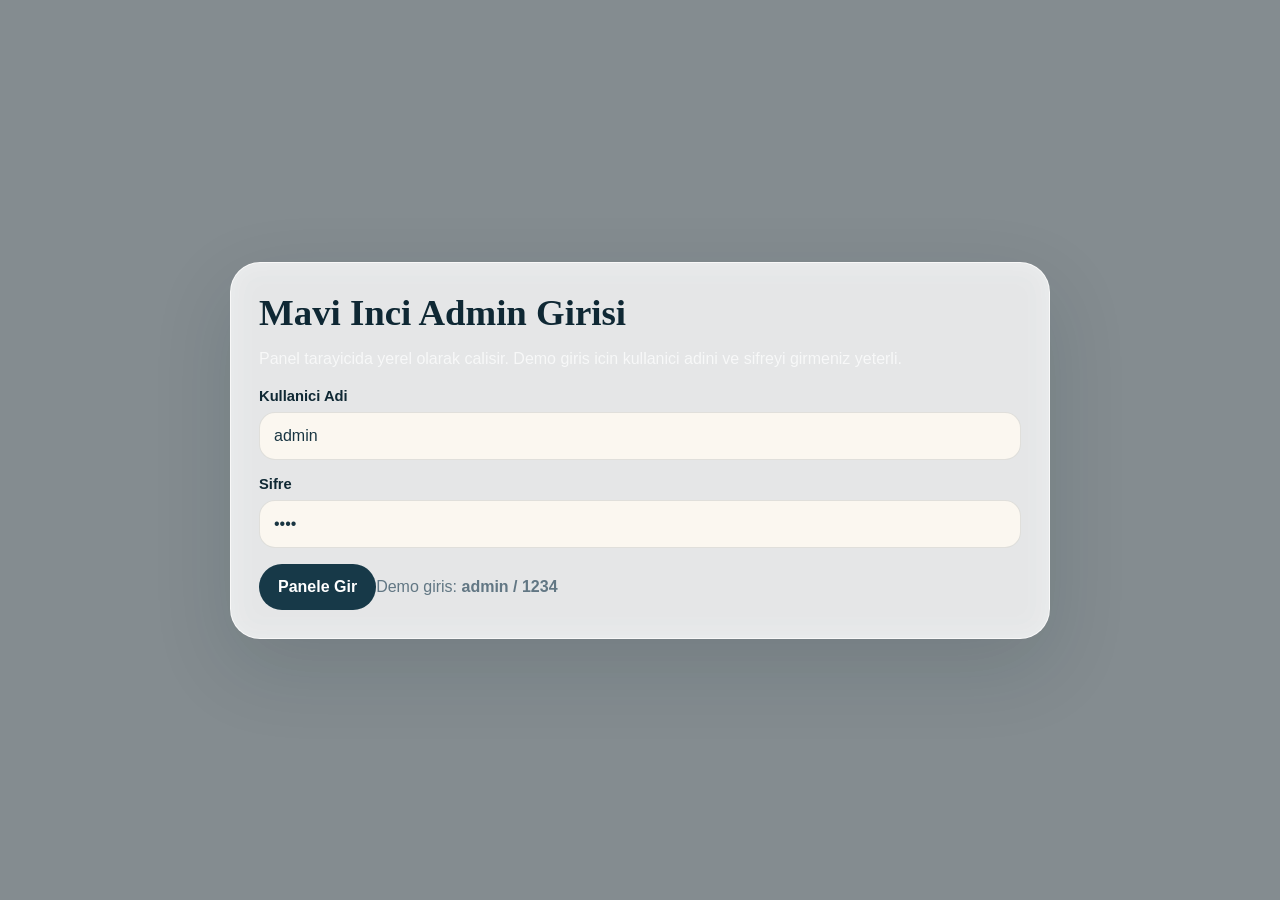
<file: admin.html>
﻿<!DOCTYPE html>
<html lang="tr">
  <head>
    <meta charset="UTF-8" />
    <meta name="viewport" content="width=device-width, initial-scale=1.0" />
    <meta name="robots" content="noindex,nofollow,noarchive" />
    <title>Mavi Inci Park Otel | Admin Paneli</title>
    <meta name="description" content="Mavi Inci Park Otel icin yerel calisan detayli admin paneli." />
    <link rel="stylesheet" href="./admin.css" />
  </head>
  <body>
    <div id="root"></div>
    <script src="./site-state.override.js"></script>
    <script src="./site-data.js"></script>
    <script src="./admin.js"></script>
  </body>
</html>
</file>
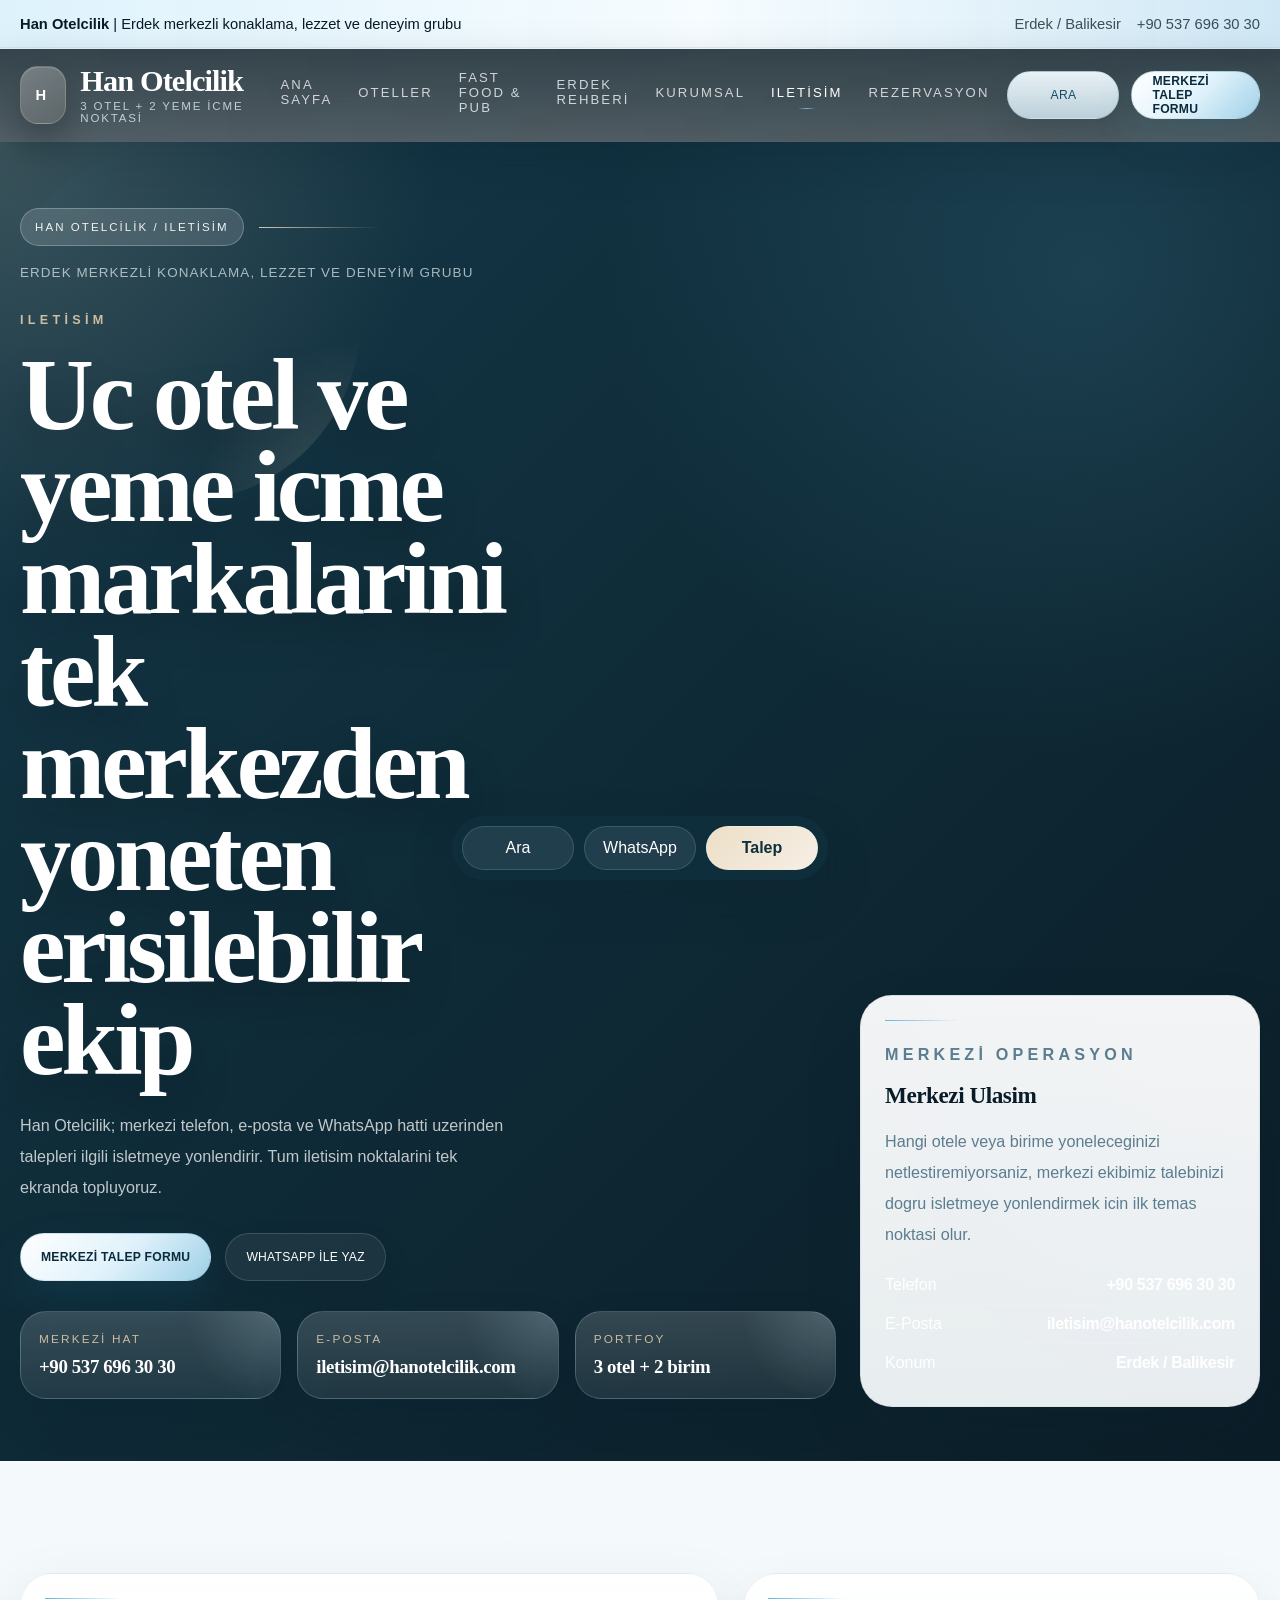
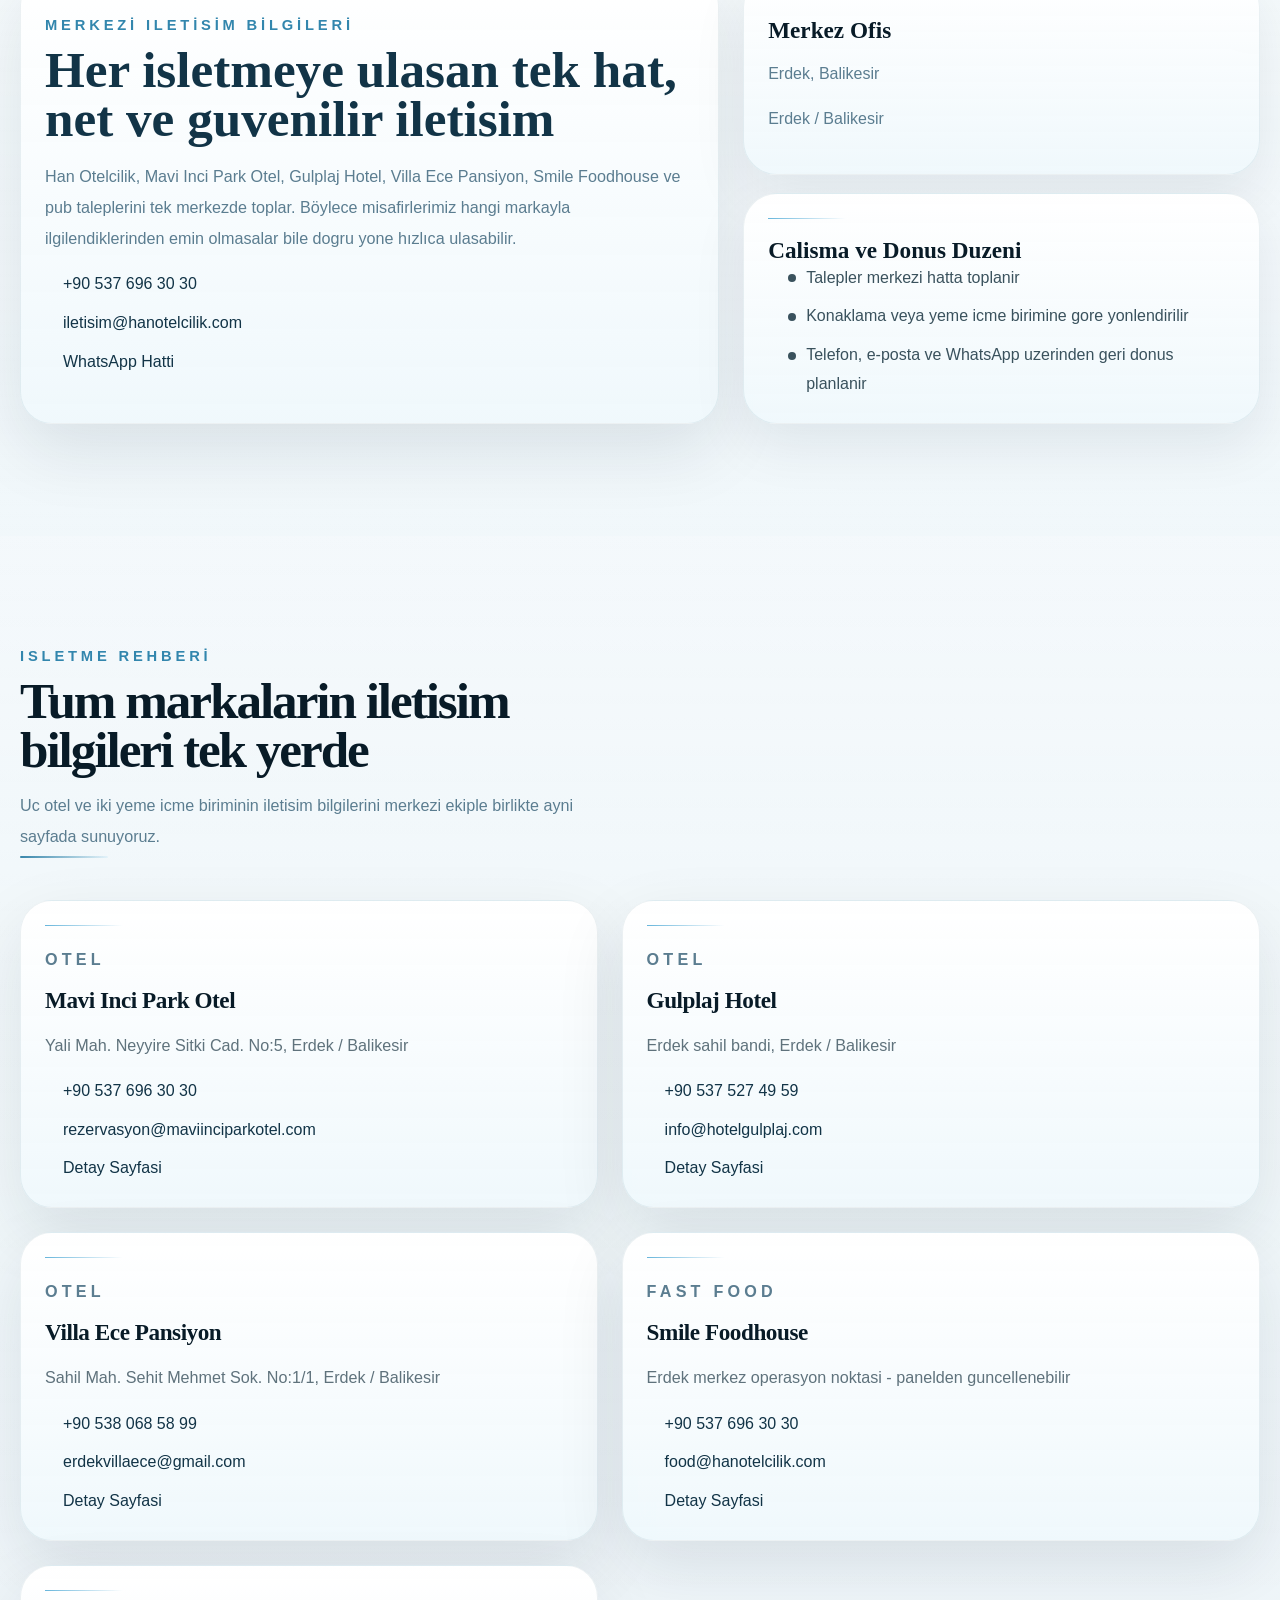
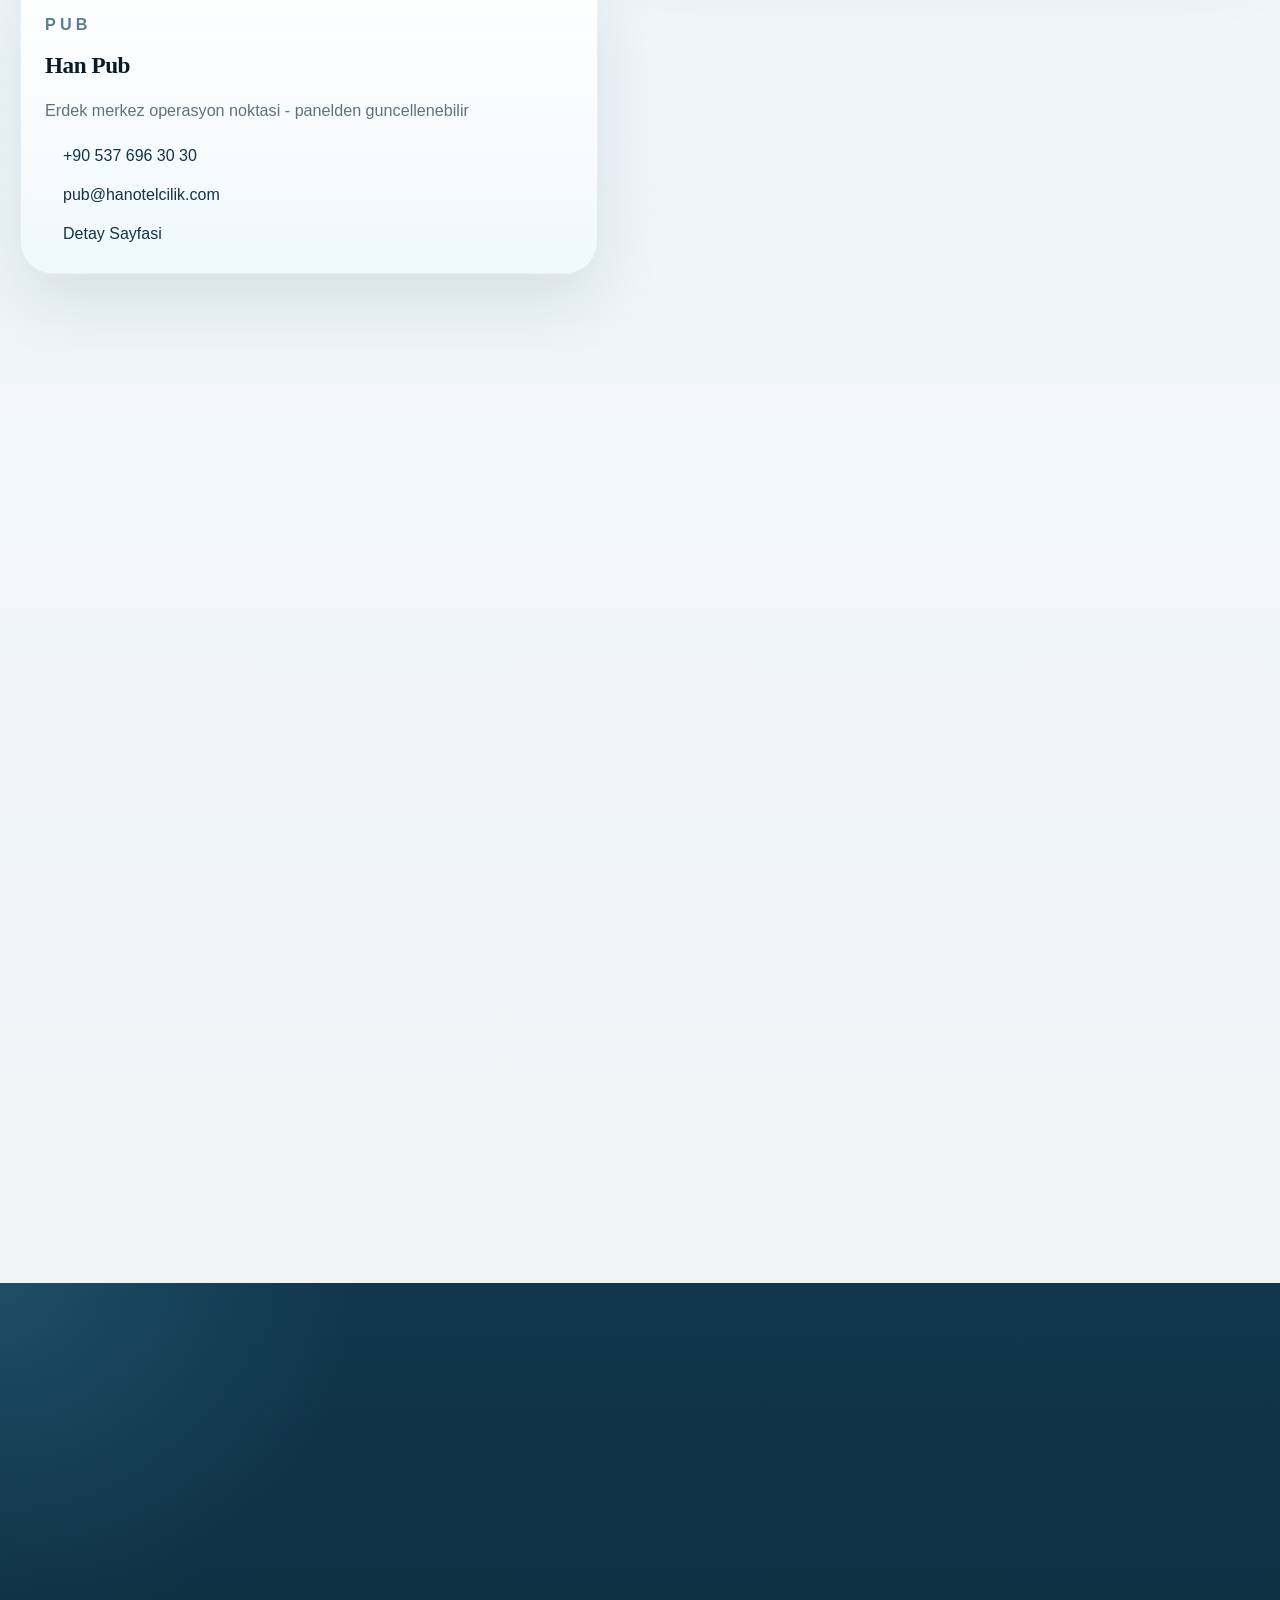
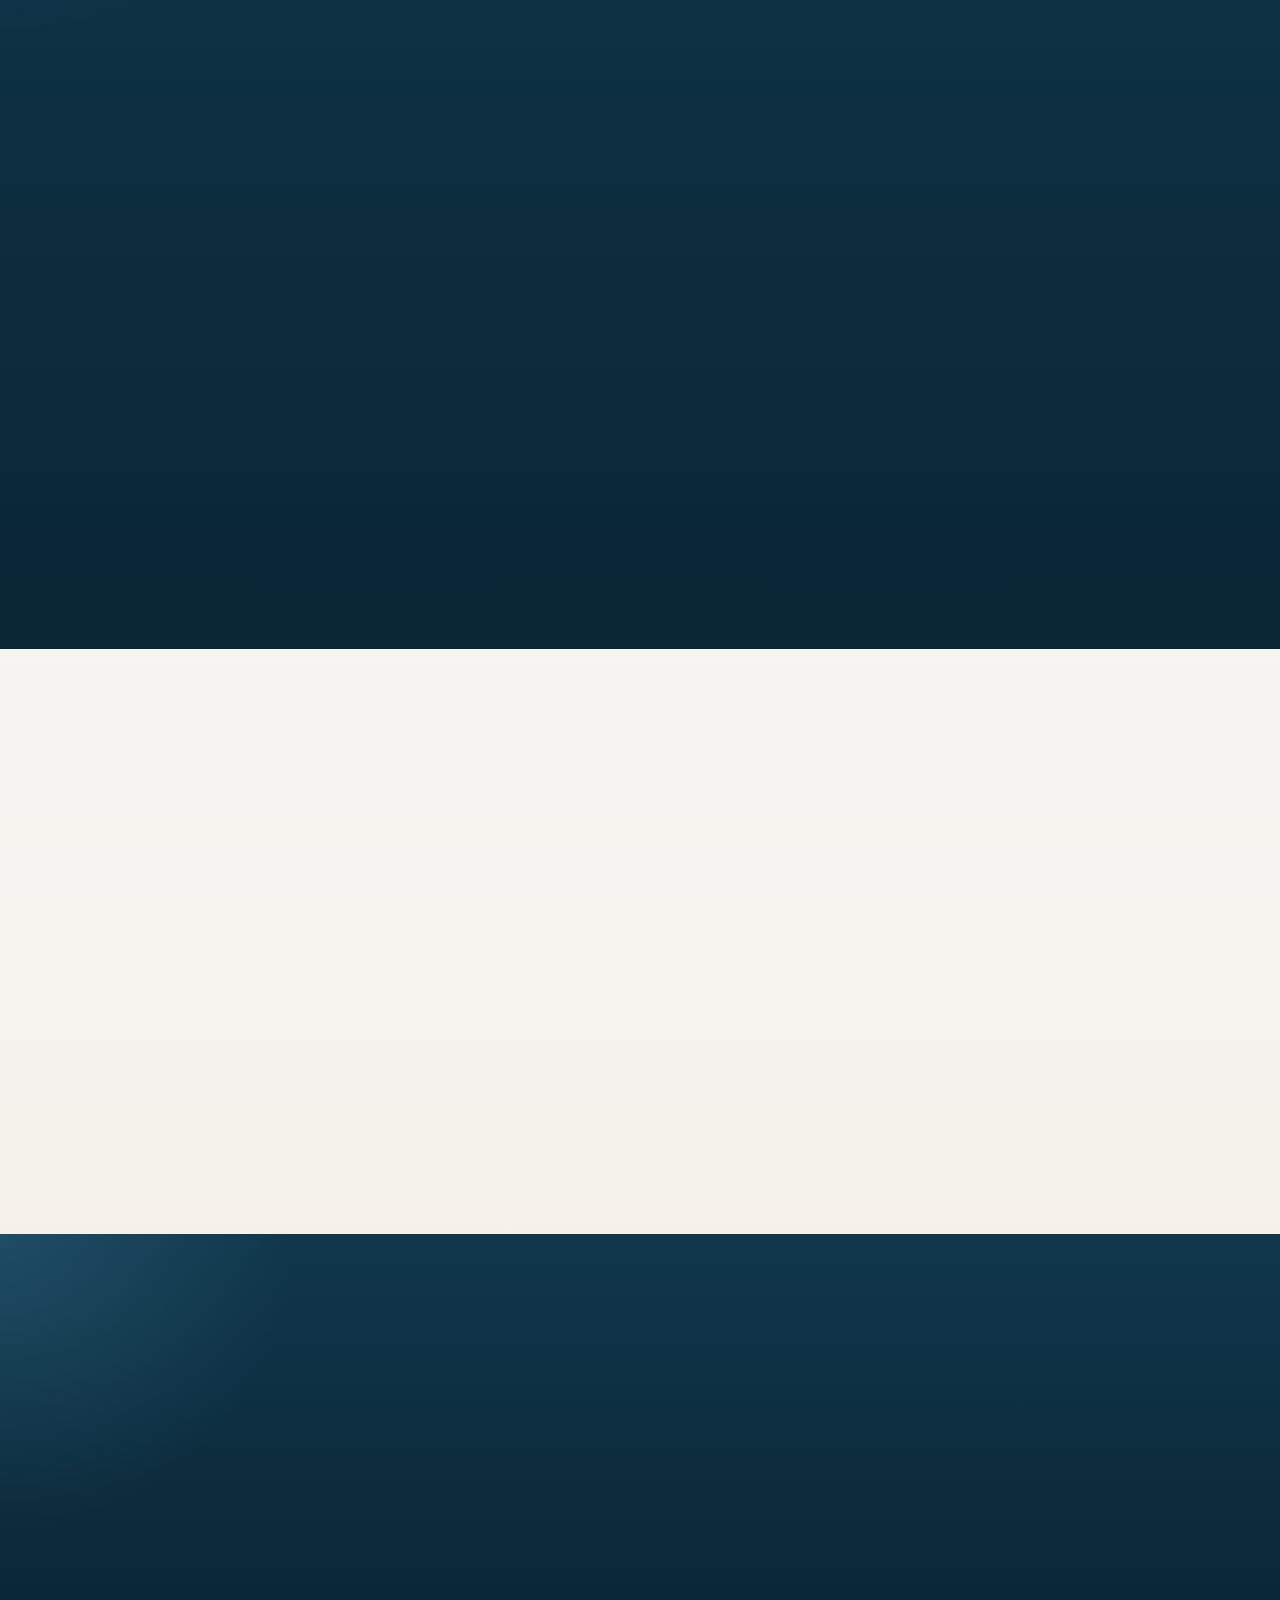
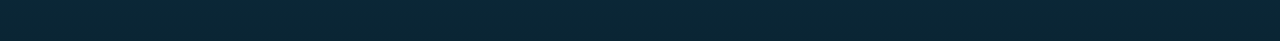
<file: iletisim.html>
<!DOCTYPE html>
<html lang="tr">
  <head>
    <meta charset="UTF-8" />
    <meta name="viewport" content="width=device-width, initial-scale=1.0, viewport-fit=cover" />
    <meta name="theme-color" content="#153f52" />
    <meta name="color-scheme" content="light" />
    <meta name="robots" content="index,follow,max-image-preview:large" />
    <meta name="application-name" content="Han Otelcilik" />
    <meta name="keywords" content="Han Otelcilik iletisim, Erdek otel telefon, Erdek otel adresi, Mavi Inci Park Otel iletisim, Gulplaj Hotel iletisim, Villa Ece iletisim" />
    <meta name="author" content="Han Otelcilik" />
    <title>Han Otelcilik | Iletisim</title>
    <meta name="description" content="Han Otelcilik merkezi iletisim bilgileri, oteller, yeme icme birimleri ve Erdek merkez ulasim bilgileri." />
    <meta property="og:locale" content="tr_TR" />
    <meta property="og:type" content="website" />
    <meta property="og:site_name" content="Han Otelcilik" />
    <meta property="og:title" content="Han Otelcilik | Iletisim" />
    <meta property="og:description" content="Uc otel ve iki yeme icme markasini yoneten merkezi iletisim sayfasi." />
    <meta property="og:image" content="./favicon.svg" />
    <meta name="twitter:card" content="summary_large_image" />
    <meta name="twitter:title" content="Han Otelcilik | Iletisim" />
    <meta name="twitter:description" content="Han Otelcilik merkezi iletisim ve isletme rehberi." />
    <meta name="twitter:image" content="./favicon.svg" />
    <link rel="canonical" href="./iletisim.html" />
    <link rel="icon" href="./favicon.svg" type="image/svg+xml" />
    <link rel="manifest" href="./site.webmanifest" />
    <link rel="stylesheet" href="./styles.css" />
    <link rel="stylesheet" href="./han.css" />
    <script type="application/ld+json" id="structuredData"></script>
  </head>
  <body data-page="contact">
    <div id="root"></div>
    <script src="./boot.js"></script>
    <script src="./han-data.js"></script>
    <script src="./han-shell.js"></script>
    <script src="./han-app.js"></script>
  </body>
</html>
</file>
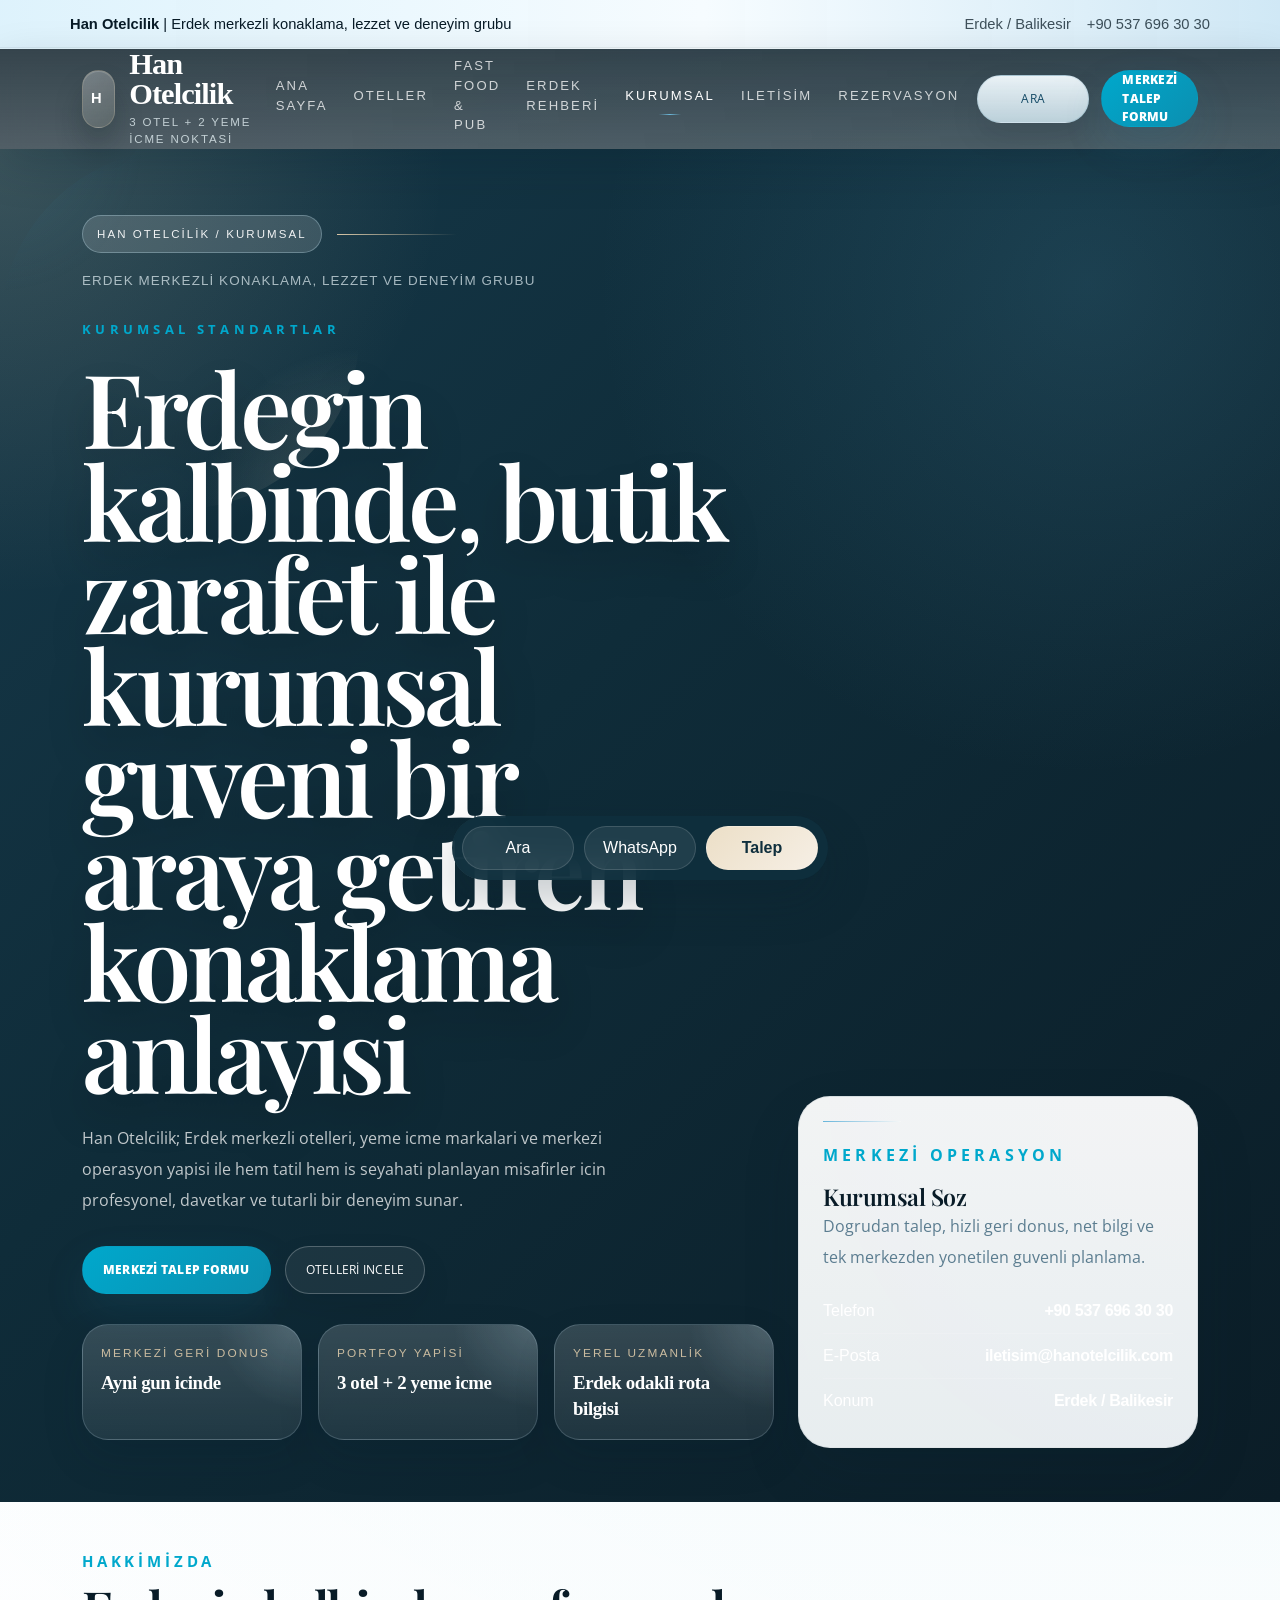
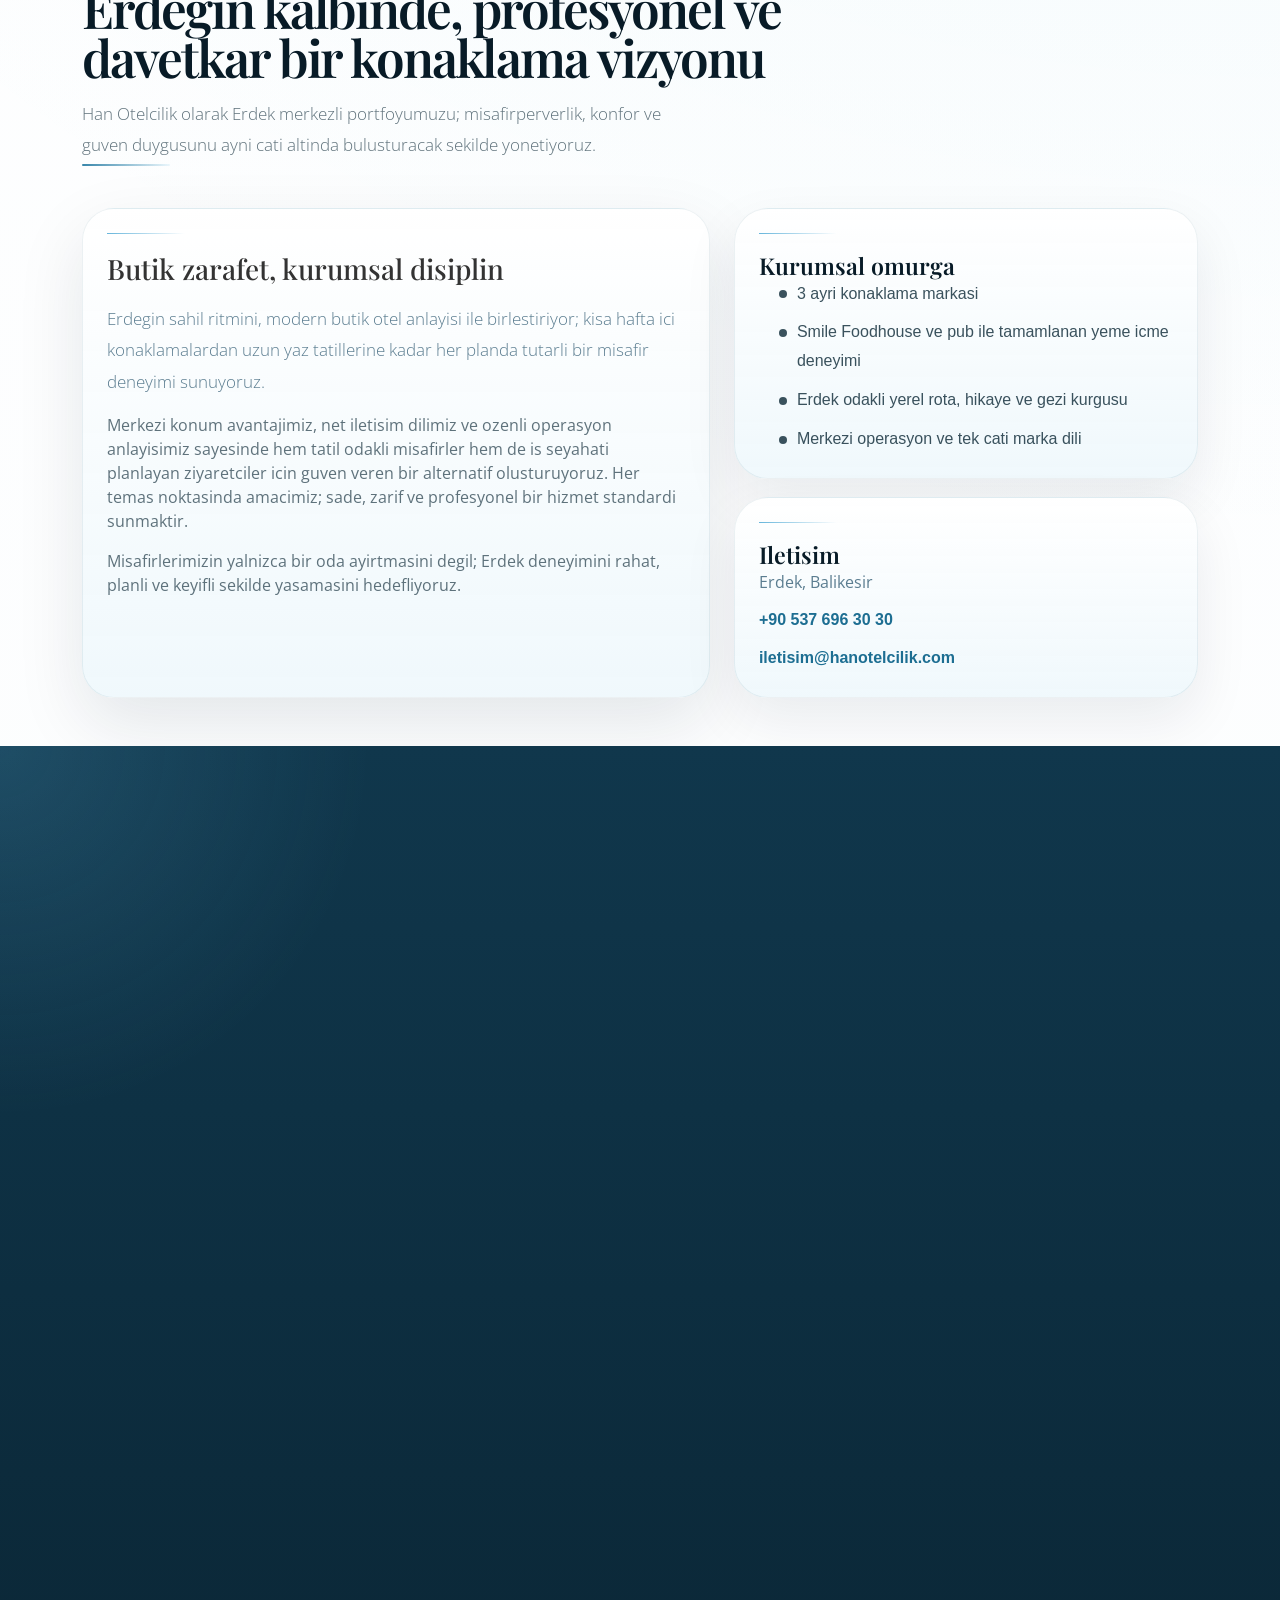
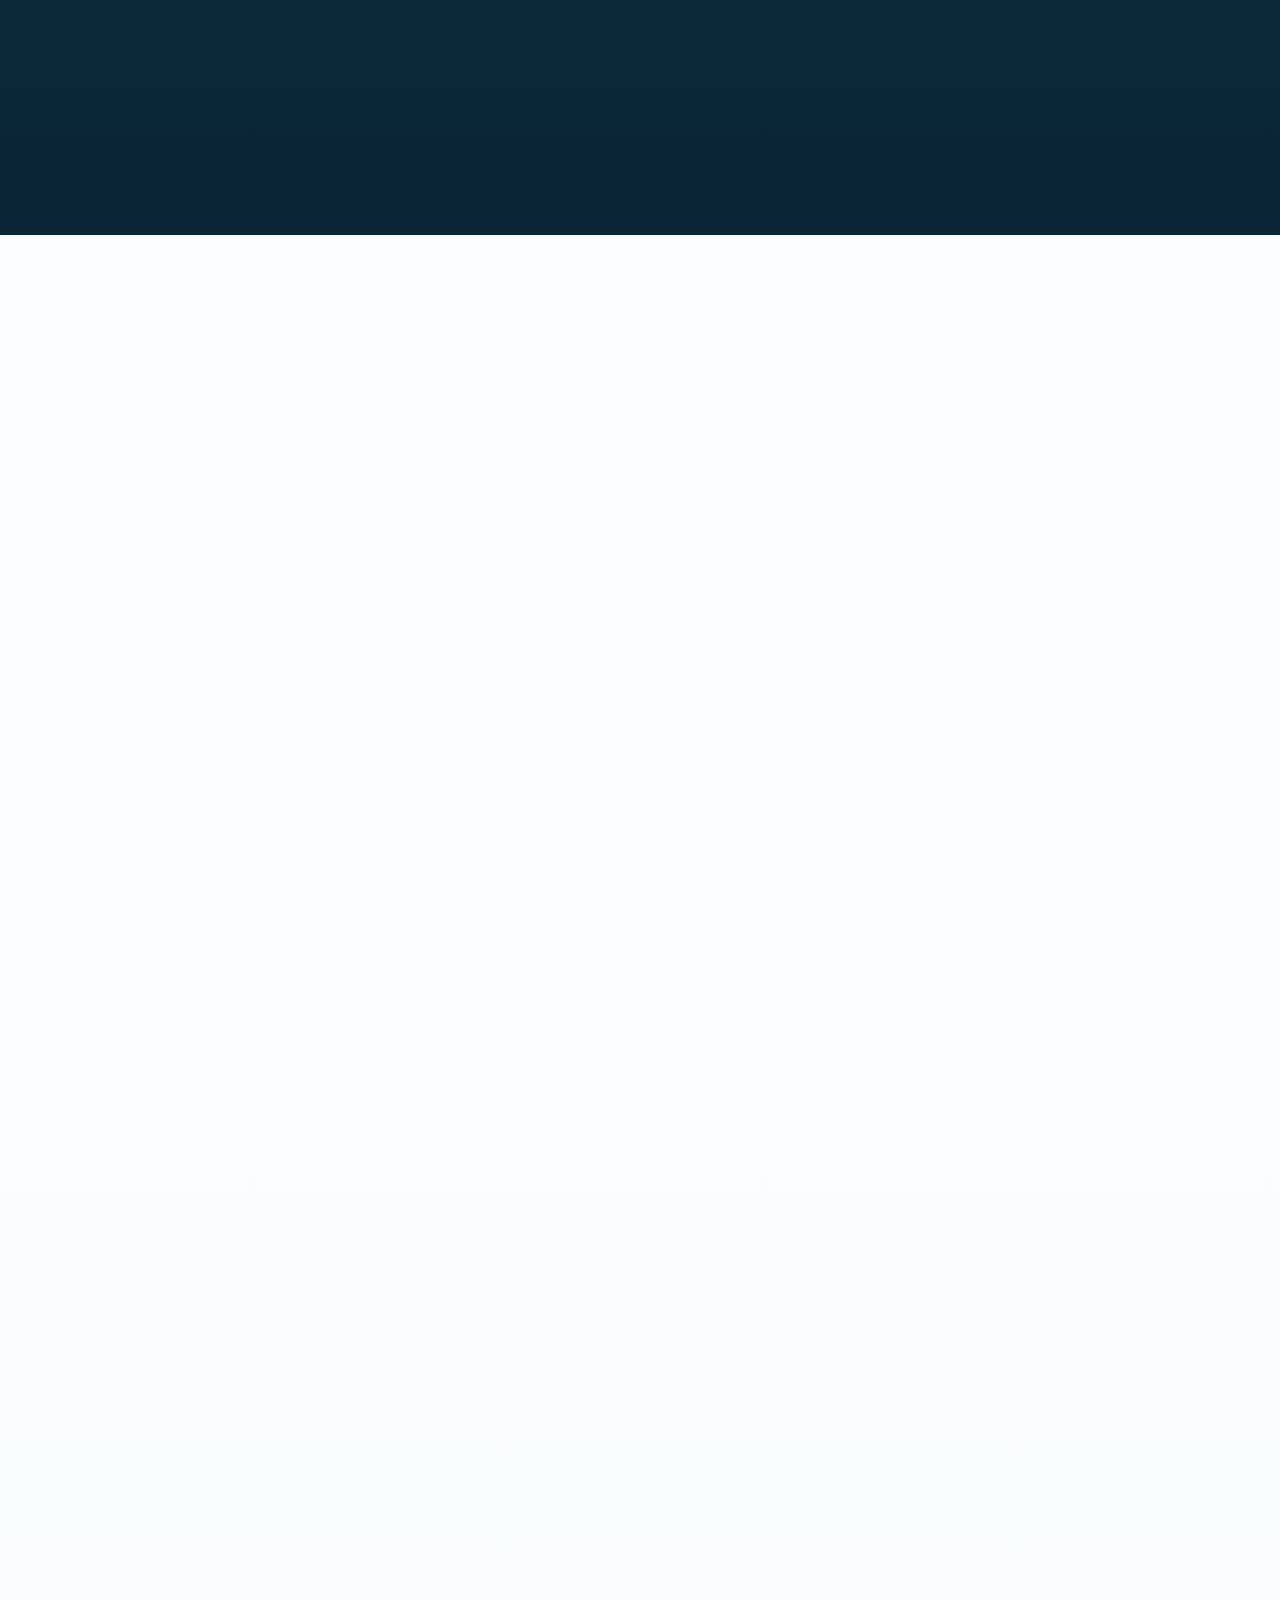
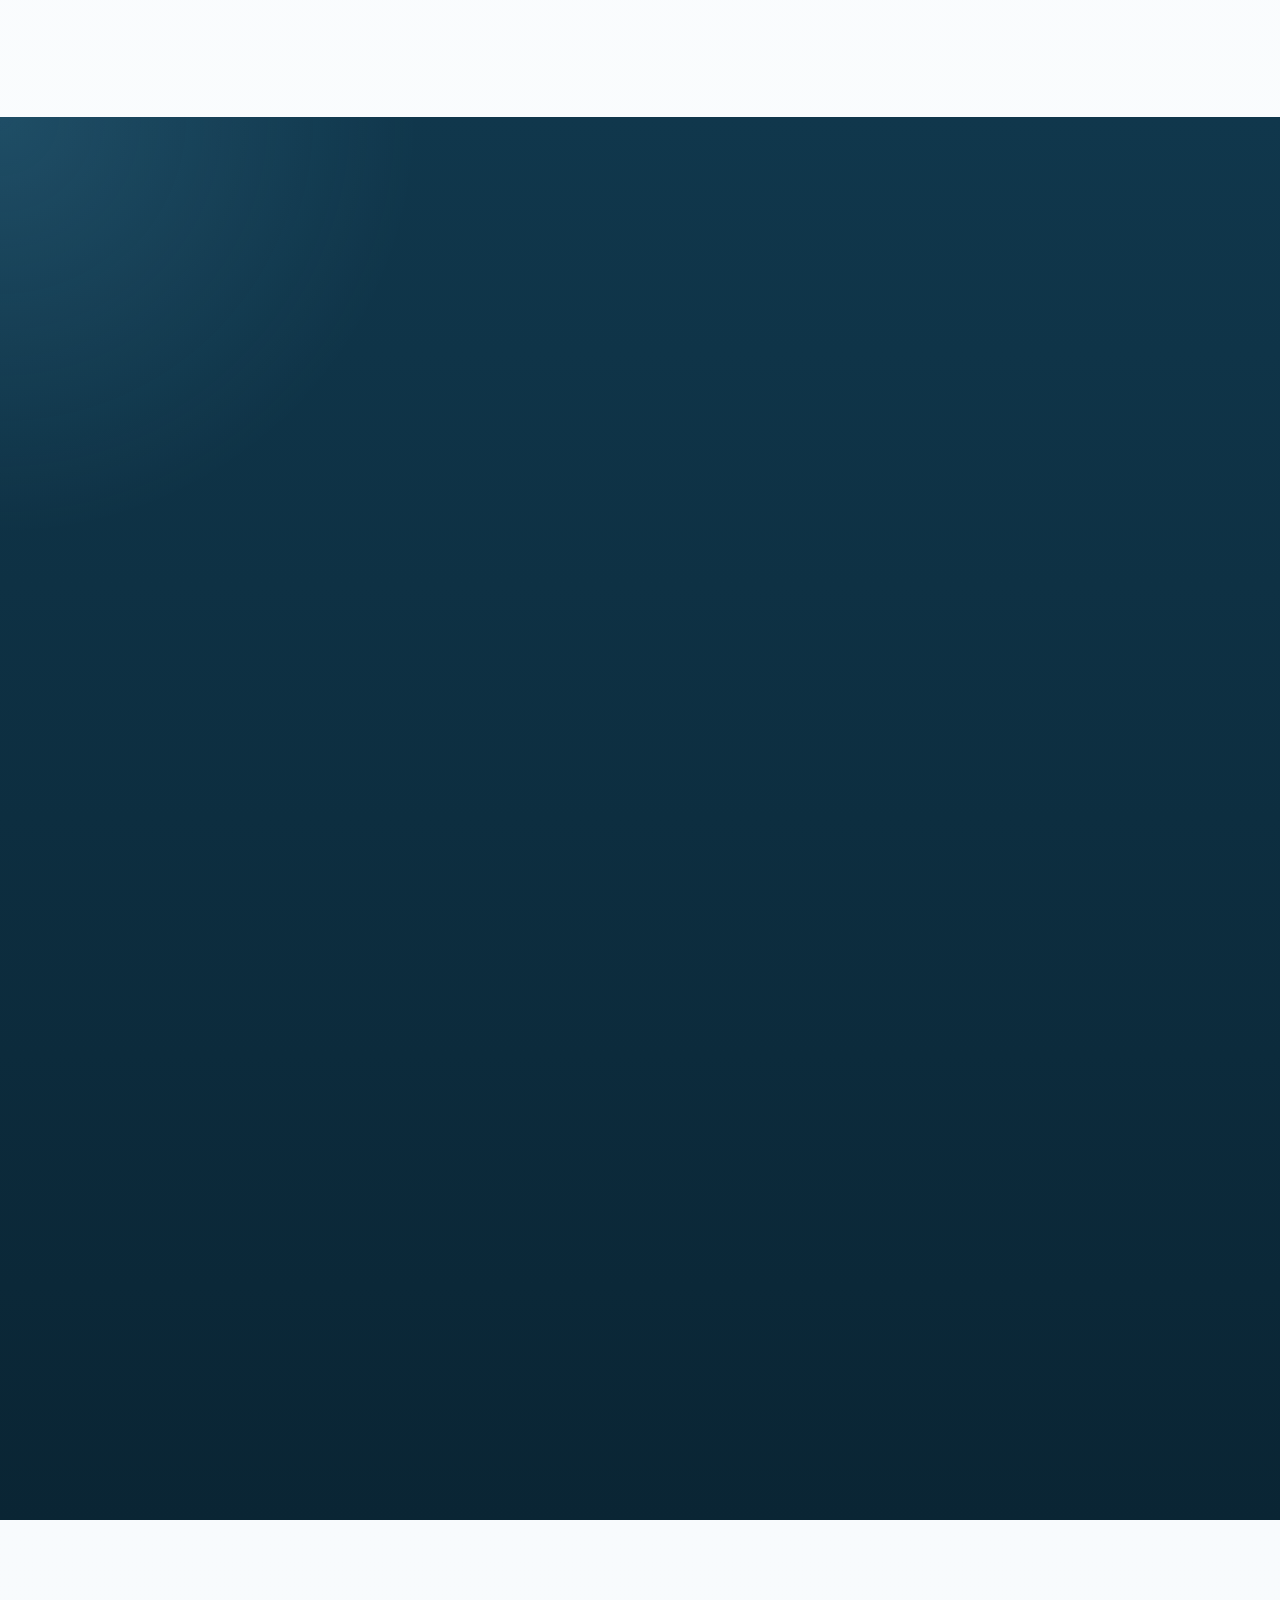
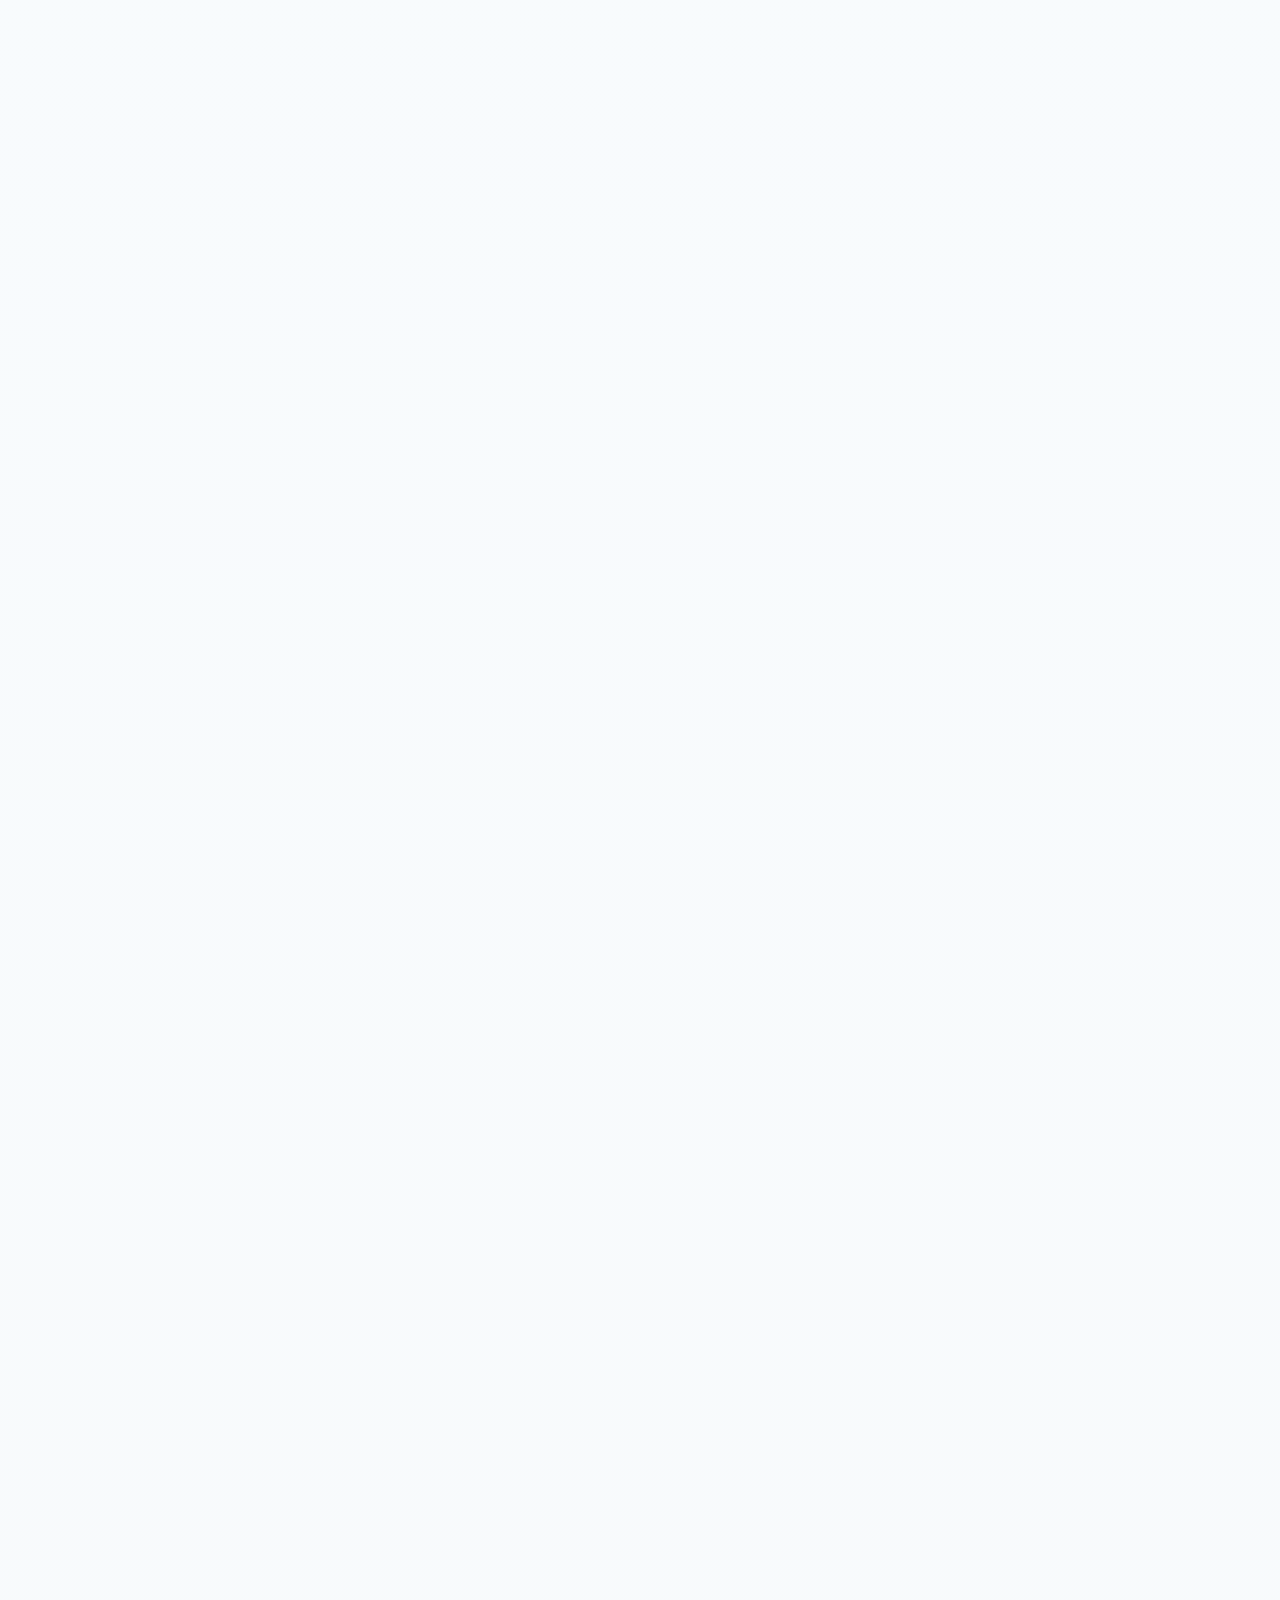
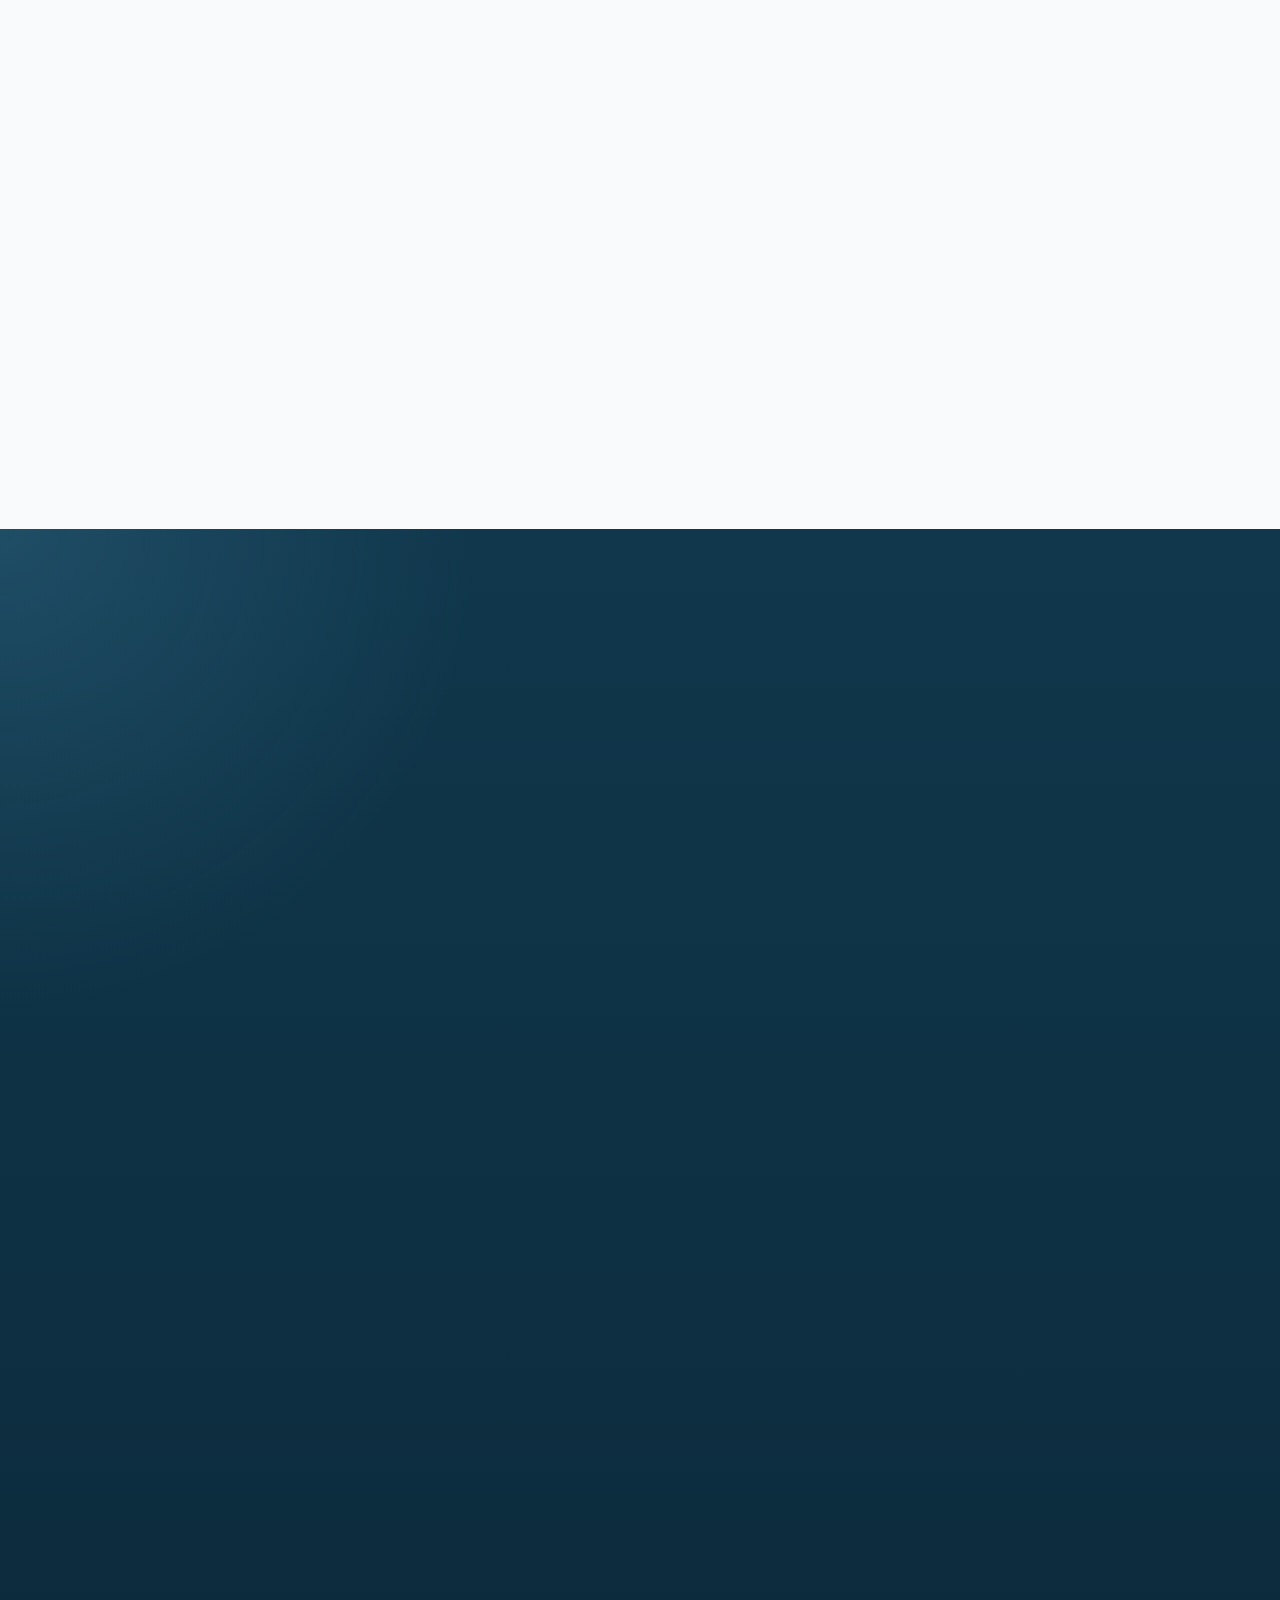
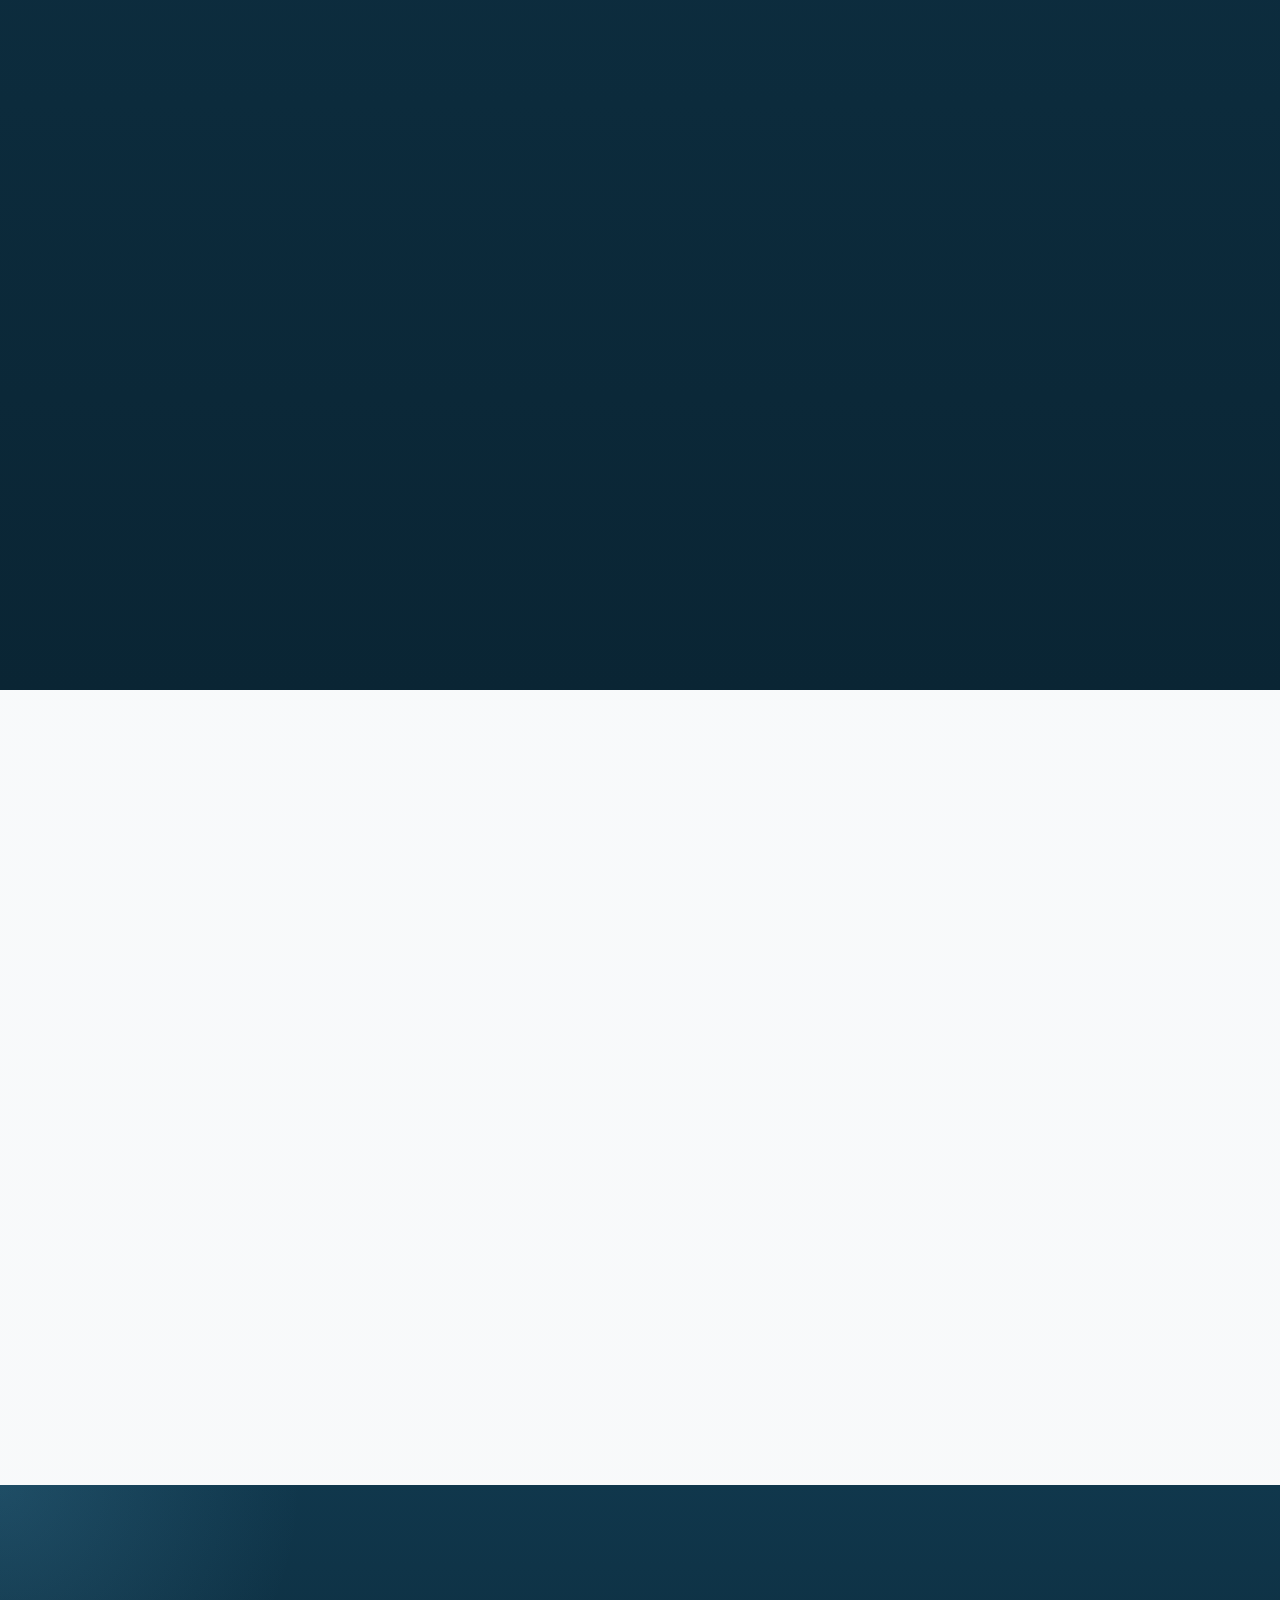
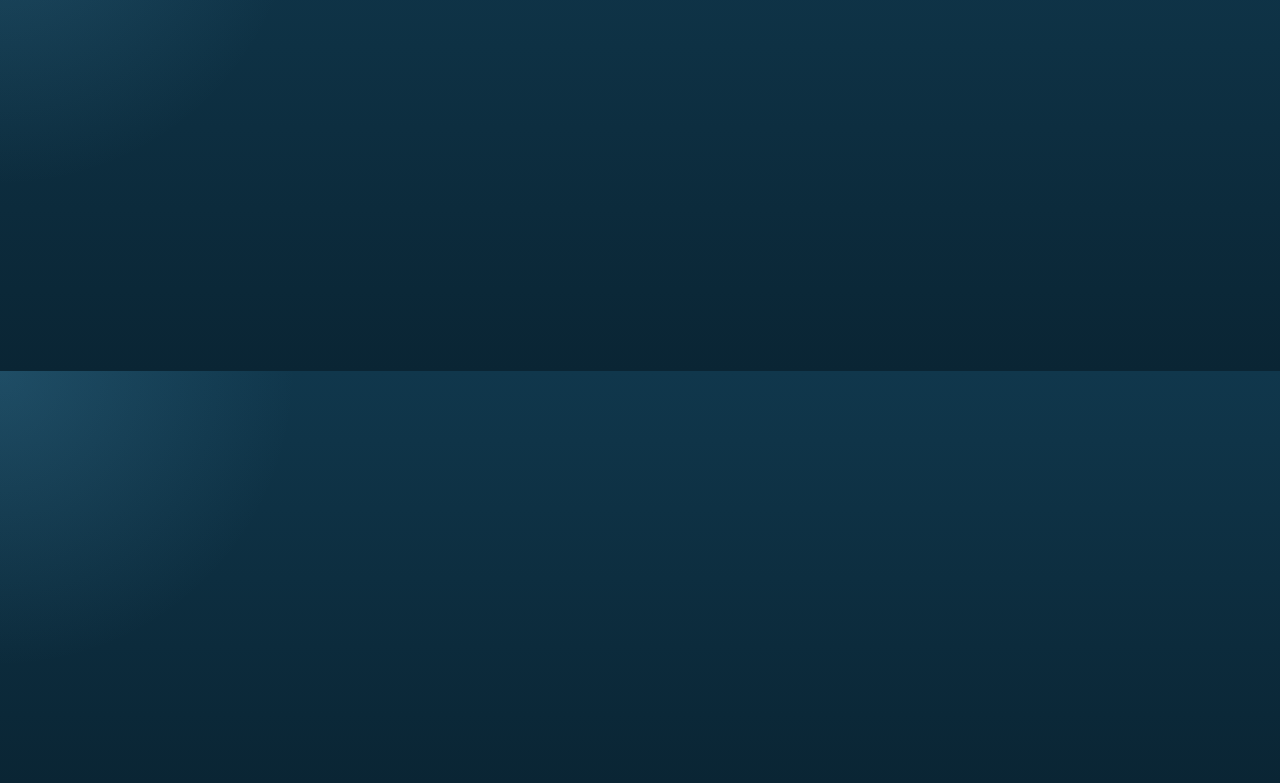
<file: kurumsal.html>
<!DOCTYPE html>
<html lang="tr">
  <head>
    <meta charset="UTF-8" />
    <meta name="viewport" content="width=device-width, initial-scale=1.0, viewport-fit=cover" />
    <meta name="theme-color" content="#153f52" />
    <meta name="color-scheme" content="light" />
    <meta name="robots" content="index,follow,max-image-preview:large" />
    <meta name="application-name" content="Han Otelcilik" />
    <title>Han Otelcilik | Kurumsal Standartlar</title>
    <meta name="description" content="Han Otelcilik kurumsal standartlari, hizmet ilkeleri, misyon vizyonu ve dogrudan rezervasyon avantajlari." />
    <meta name="keywords" content="Han Otelcilik, Erdek otelleri, kurumsal konaklama, Mavi Inci Park Otel, Gulplaj Hotel, Villa Ece Pansiyon, Erdek butik otel" />
    <meta name="author" content="Han Otelcilik" />
    <meta property="og:locale" content="tr_TR" />
    <meta property="og:type" content="website" />
    <meta property="og:site_name" content="Han Otelcilik" />
    <meta property="og:title" content="Han Otelcilik | Kurumsal Standartlar" />
    <meta property="og:description" content="Han Otelcilik catisi altindaki otel ve yeme icme markalarinin kurumsal hizmet dili." />
    <meta property="og:image" content="./favicon.svg" />
    <meta name="twitter:card" content="summary_large_image" />
    <meta name="twitter:title" content="Han Otelcilik | Kurumsal Standartlar" />
    <meta name="twitter:description" content="Han Otelcilik icin kurumsal standartlar, hizmet ilkeleri ve dogrudan rezervasyon akisi." />
    <meta name="twitter:image" content="./favicon.svg" />
    <link rel="canonical" href="./kurumsal.html" />
    <link rel="icon" href="./favicon.svg" type="image/svg+xml" />
    <link rel="manifest" href="./site.webmanifest" />
    <link rel="preconnect" href="https://fonts.googleapis.com" />
    <link rel="preconnect" href="https://fonts.gstatic.com" crossorigin />
    <link href="https://fonts.googleapis.com/css2?family=Open+Sans:wght@400;500;600;700&family=Playfair+Display:wght@600;700&display=swap" rel="stylesheet" />
    <link rel="stylesheet" href="https://cdn.jsdelivr.net/npm/bootstrap@5.3.3/dist/css/bootstrap.min.css" />
    <link rel="stylesheet" href="https://cdnjs.cloudflare.com/ajax/libs/font-awesome/6.7.2/css/all.min.css" />
    <link rel="stylesheet" href="./styles.css" />
    <link rel="stylesheet" href="./han.css" />
    <script type="application/ld+json" id="structuredData"></script>
  </head>
  <body data-page="corporate">
    <div id="root"></div>
    <script src="./boot.js"></script>
    <script src="./han-data.js"></script>
    <script src="./han-shell.js"></script>
    <script src="./han-app.js"></script>
  </body>
</html>
</file>
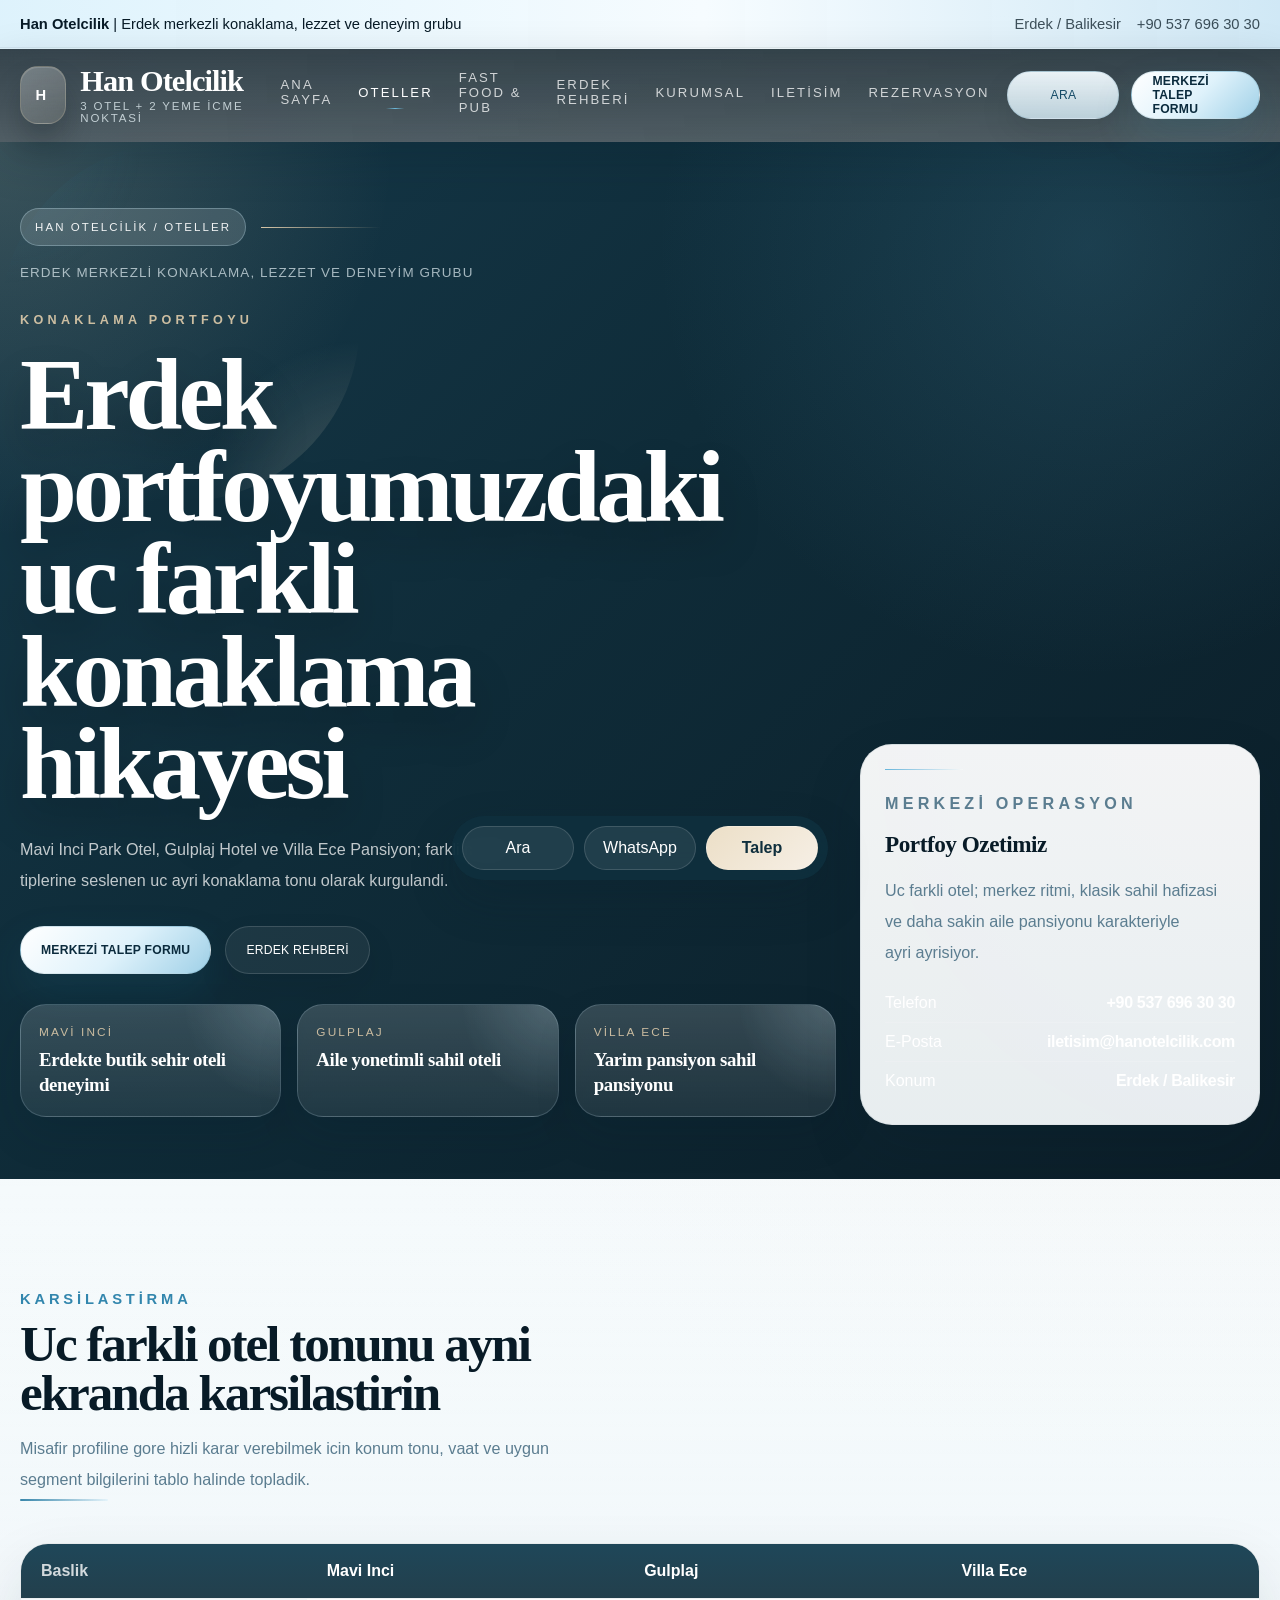
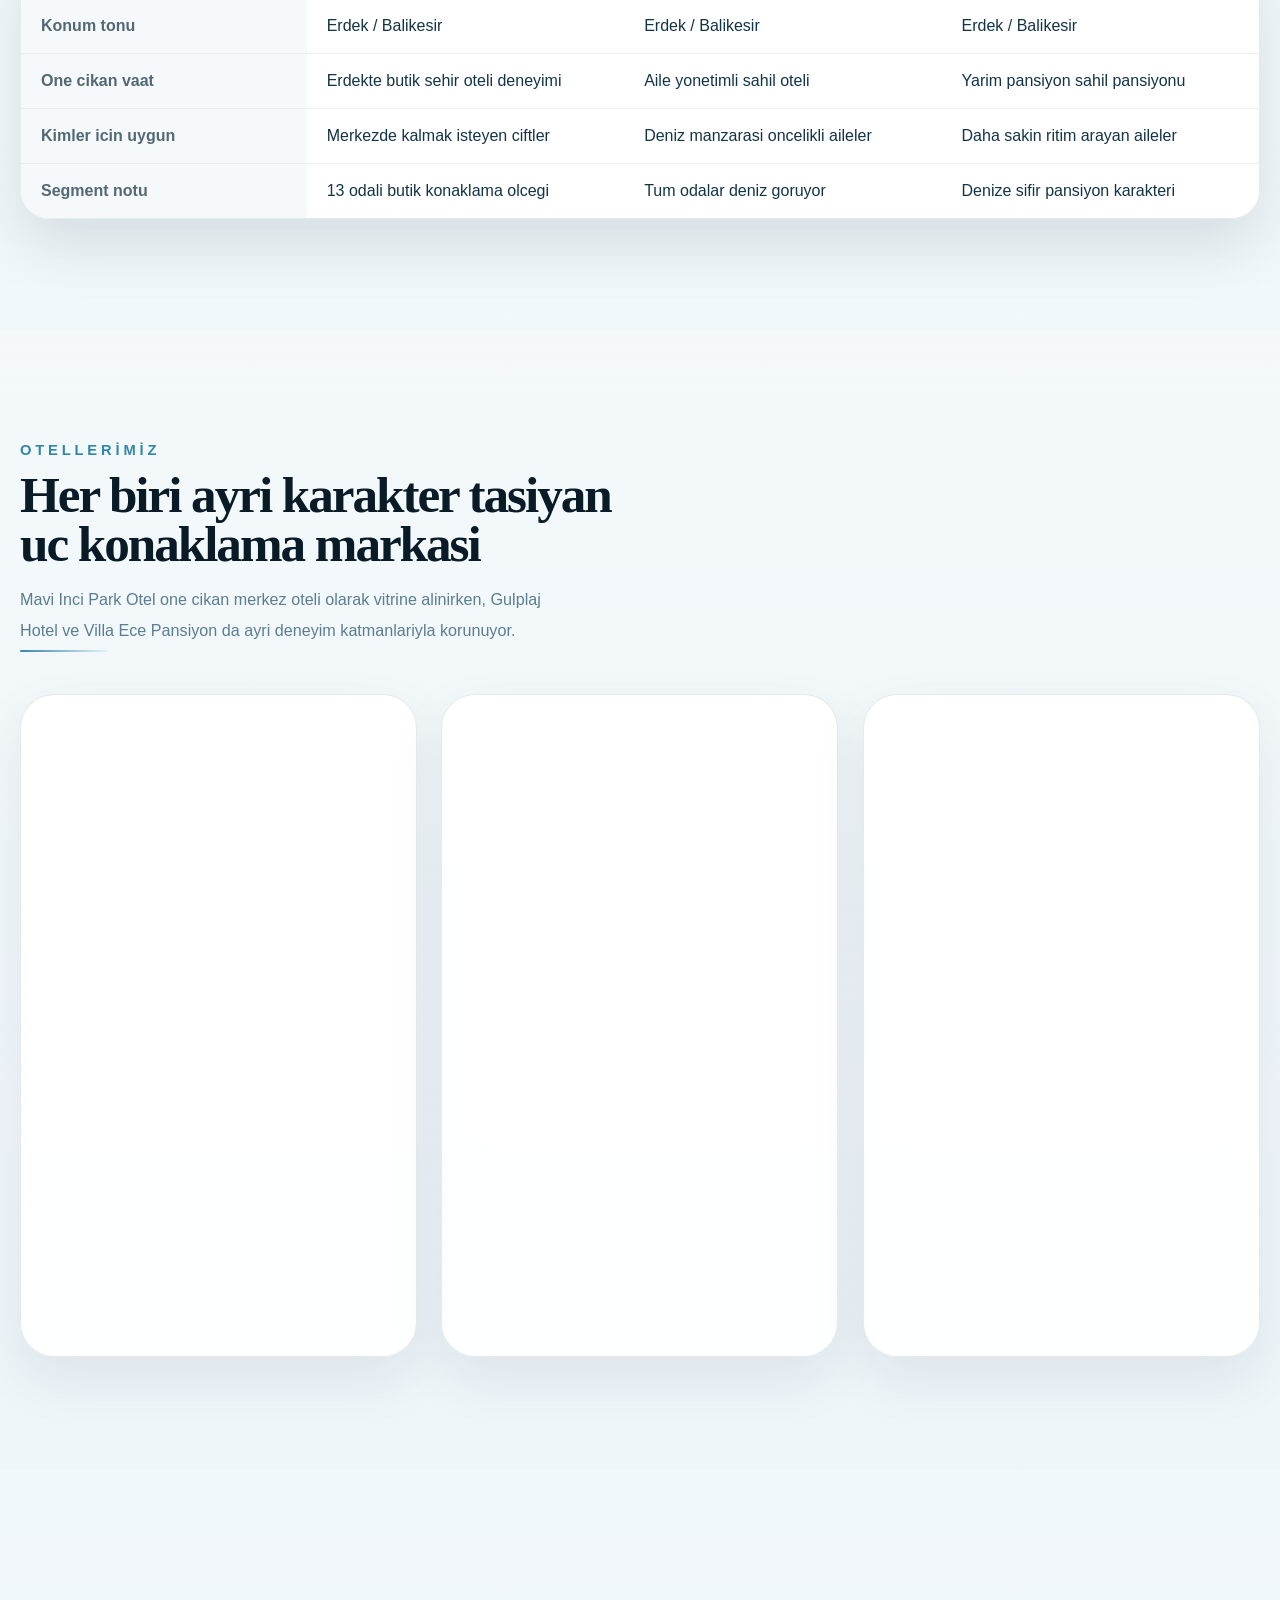
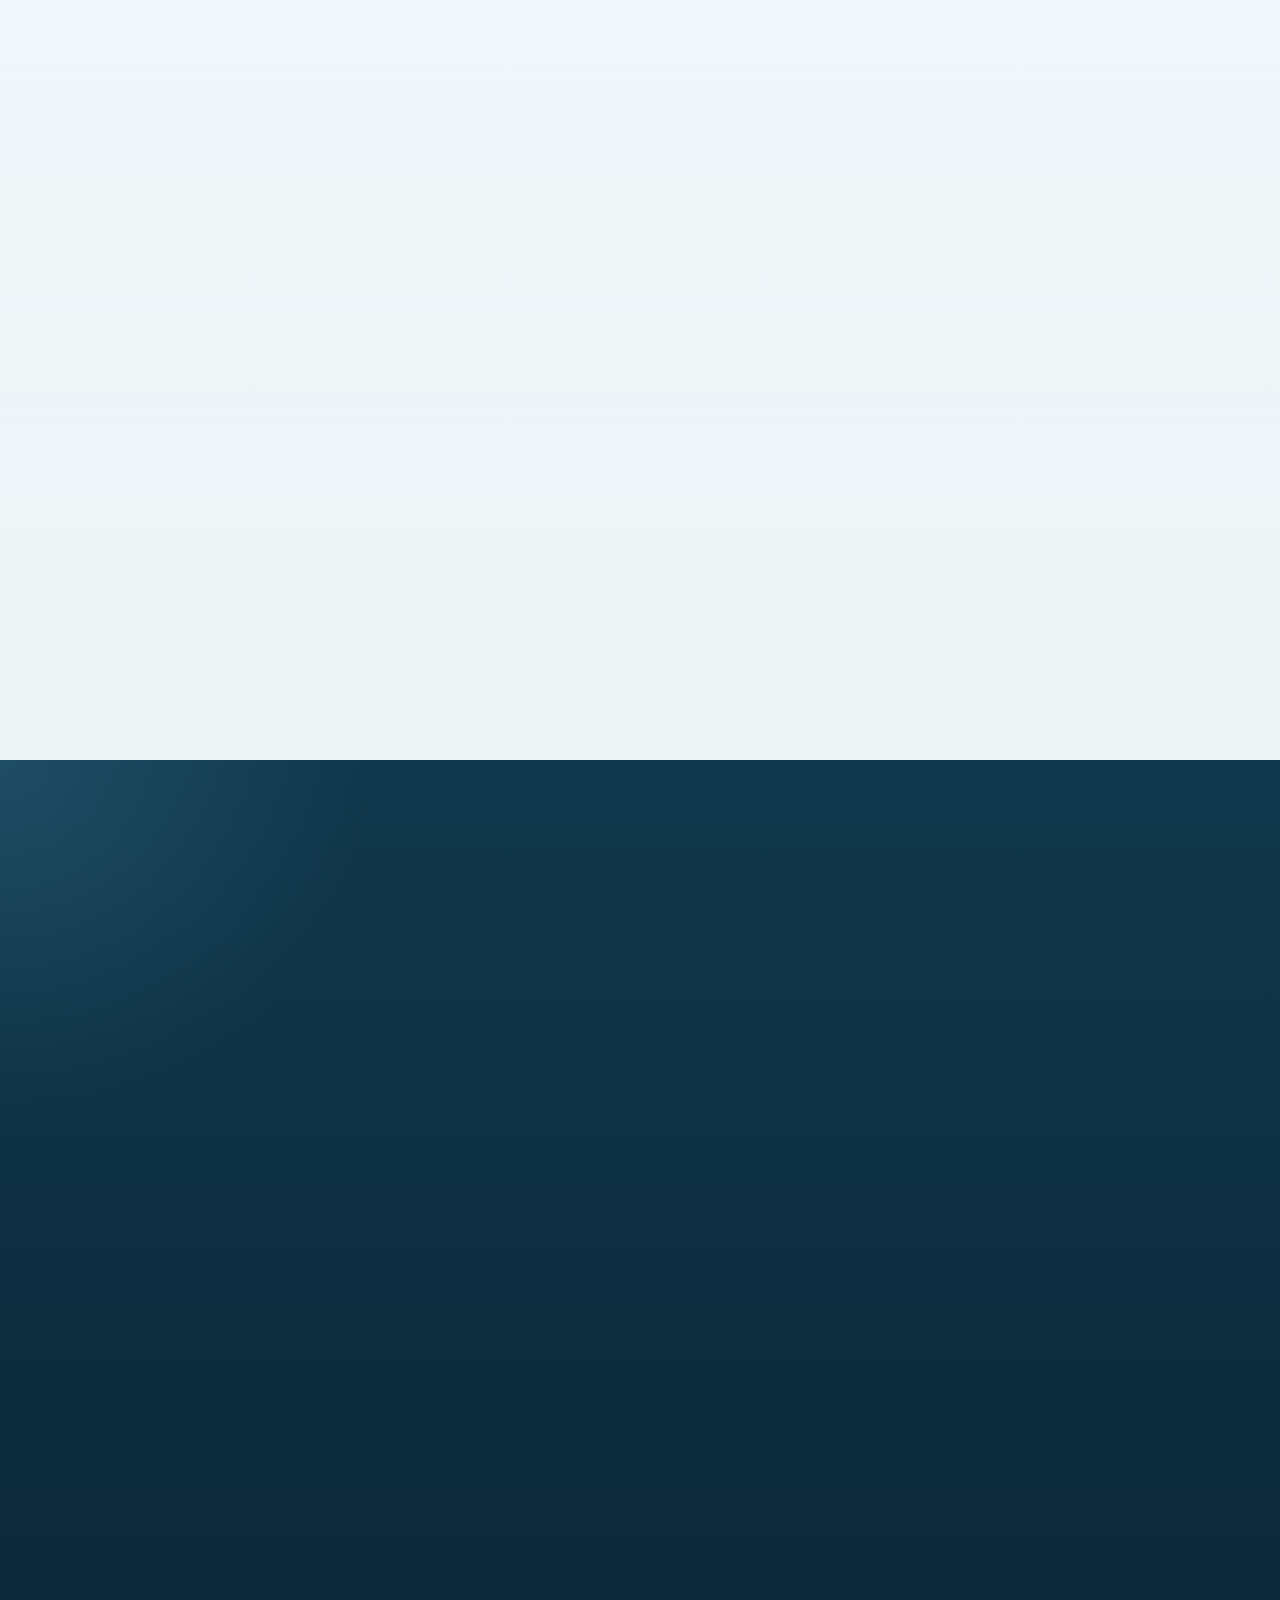
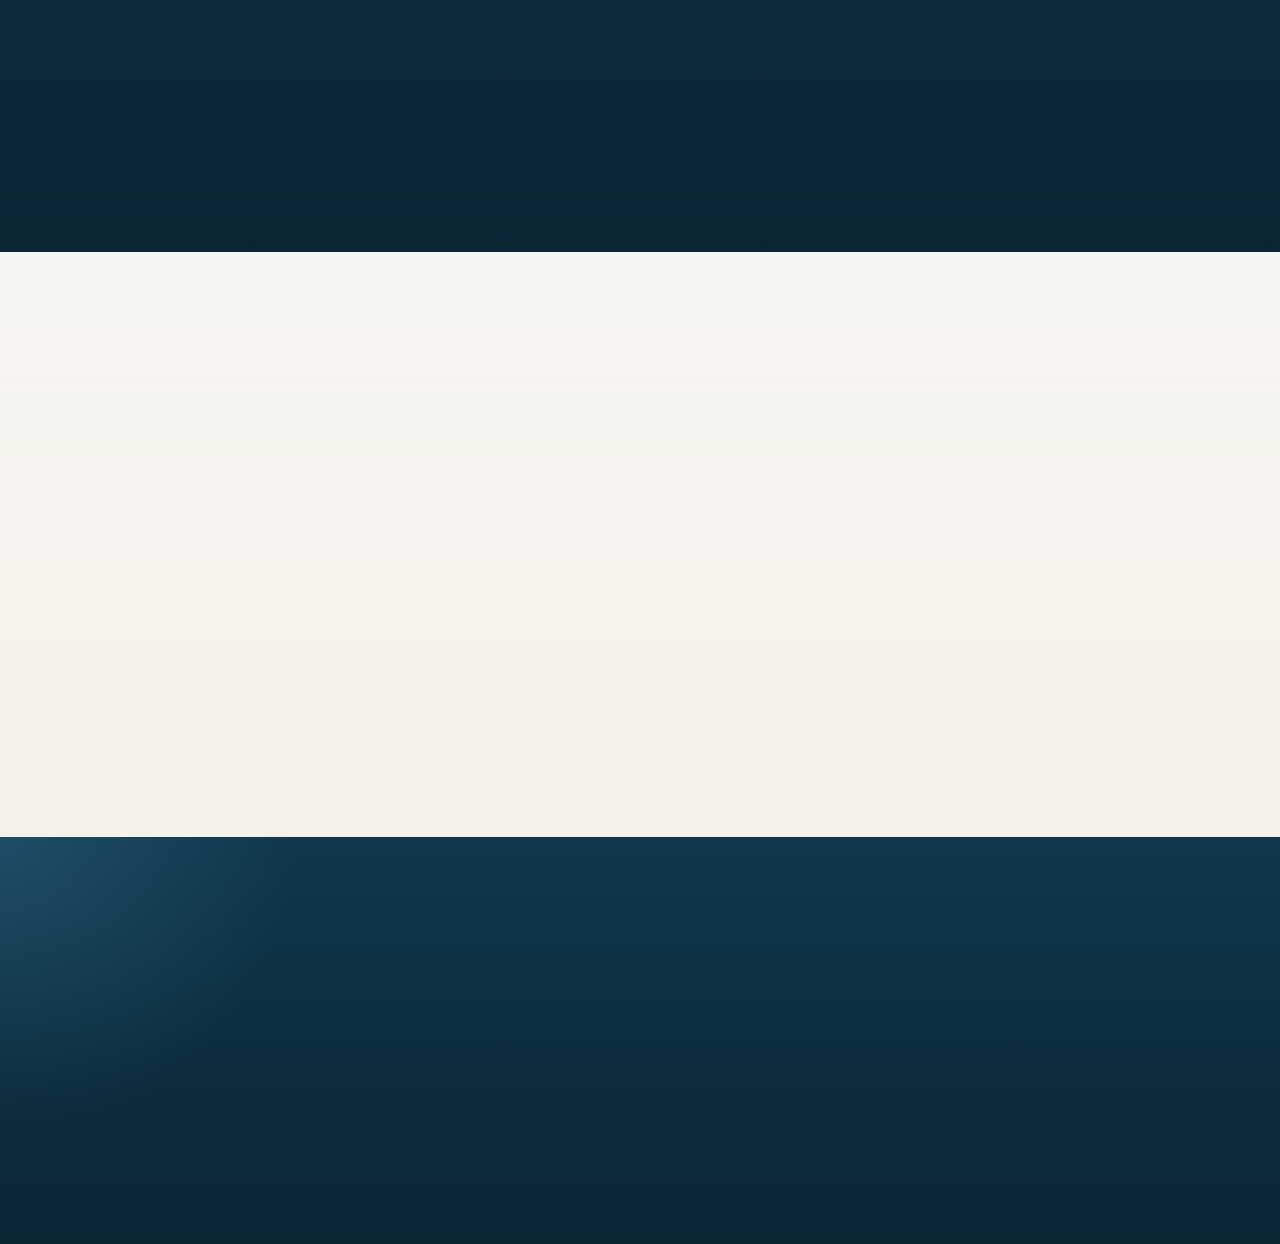
<file: odalar.html>
<!DOCTYPE html>
<html lang="tr">
  <head>
    <meta charset="UTF-8" />
    <meta name="viewport" content="width=device-width, initial-scale=1.0, viewport-fit=cover" />
    <meta name="theme-color" content="#153f52" />
    <meta name="color-scheme" content="light" />
    <meta name="robots" content="index,follow,max-image-preview:large" />
    <meta name="application-name" content="Han Otelcilik" />
    <meta name="keywords" content="Han Otelcilik otelleri, Mavi Inci Park Otel, Gulplaj Hotel, Villa Ece Pansiyon, Erdek otelleri, Erdek konaklama portfoyu" />
    <meta name="author" content="Han Otelcilik" />
    <title>Han Otelcilik | Otellerimiz</title>
    <meta name="description" content="Han Otelcilik catisi altindaki Mavi Inci Park Otel, Gulplaj Hotel ve Villa Ece Pansiyon otellerini karsilastirin." />
    <meta property="og:locale" content="tr_TR" />
    <meta property="og:type" content="website" />
    <meta property="og:site_name" content="Han Otelcilik" />
    <meta property="og:title" content="Han Otelcilik | Otellerimiz" />
    <meta property="og:description" content="Erdek portfoyundeki uc farkli oteli ayni ekranda karsilastirin." />
    <meta property="og:image" content="./favicon.svg" />
    <meta name="twitter:card" content="summary_large_image" />
    <meta name="twitter:title" content="Han Otelcilik | Otellerimiz" />
    <meta name="twitter:description" content="Mavi Inci Park Otel, Gulplaj Hotel ve Villa Ece Pansiyon icin grup vitrini." />
    <meta name="twitter:image" content="./favicon.svg" />
    <link rel="canonical" href="./odalar.html" />
    <link rel="icon" href="./favicon.svg" type="image/svg+xml" />
    <link rel="manifest" href="./site.webmanifest" />
    <link rel="stylesheet" href="./styles.css" />
    <link rel="stylesheet" href="./han.css" />
    <script type="application/ld+json" id="structuredData"></script>
  </head>
  <body data-page="hotels">
    <div id="root"></div>
    <script src="./boot.js"></script>
    <script src="./han-data.js"></script>
    <script src="./han-shell.js"></script>
    <script src="./han-app.js"></script>
  </body>
</html>
</file>
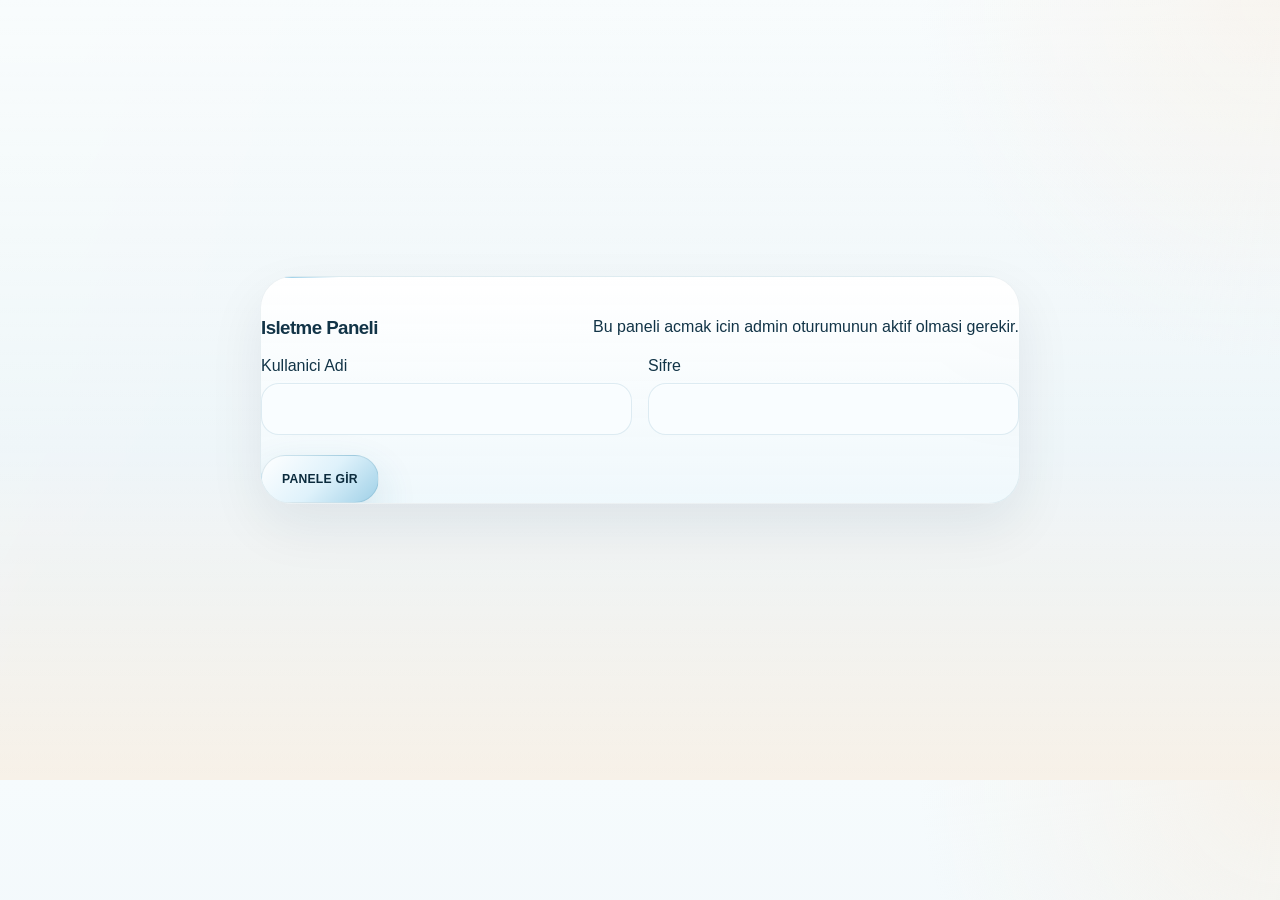
<file: panel-fastfood.html>
<!DOCTYPE html>
<html lang="tr">
  <head>
    <meta charset="UTF-8" />
    <meta name="viewport" content="width=device-width, initial-scale=1.0, viewport-fit=cover" />
    <meta name="theme-color" content="#153f52" />
    <meta name="color-scheme" content="light" />
    <meta name="robots" content="noindex,nofollow" />
    <meta name="application-name" content="Han Otelcilik" />
    <title>Smile Foodhouse | Panel</title>
    <meta name="description" content="Smile Foodhouse admin paneli." />
    <link rel="canonical" href="./panel-fastfood.html" />
    <link rel="icon" href="./favicon.svg" type="image/svg+xml" />
    <link rel="manifest" href="./site.webmanifest" />
    <link rel="stylesheet" href="./styles.css" />
    <link rel="stylesheet" href="./han.css" />
    <script type="application/ld+json" id="structuredData"></script>
  </head>
  <body data-page="panel" data-business="han-fast-food">
    <div id="root"></div>
    <script src="./boot.js"></script>
    <script src="./han-data.js"></script>
    <script src="./han-shell.js"></script>
    <script src="./han-app.js"></script>
  </body>
</html>
</file>
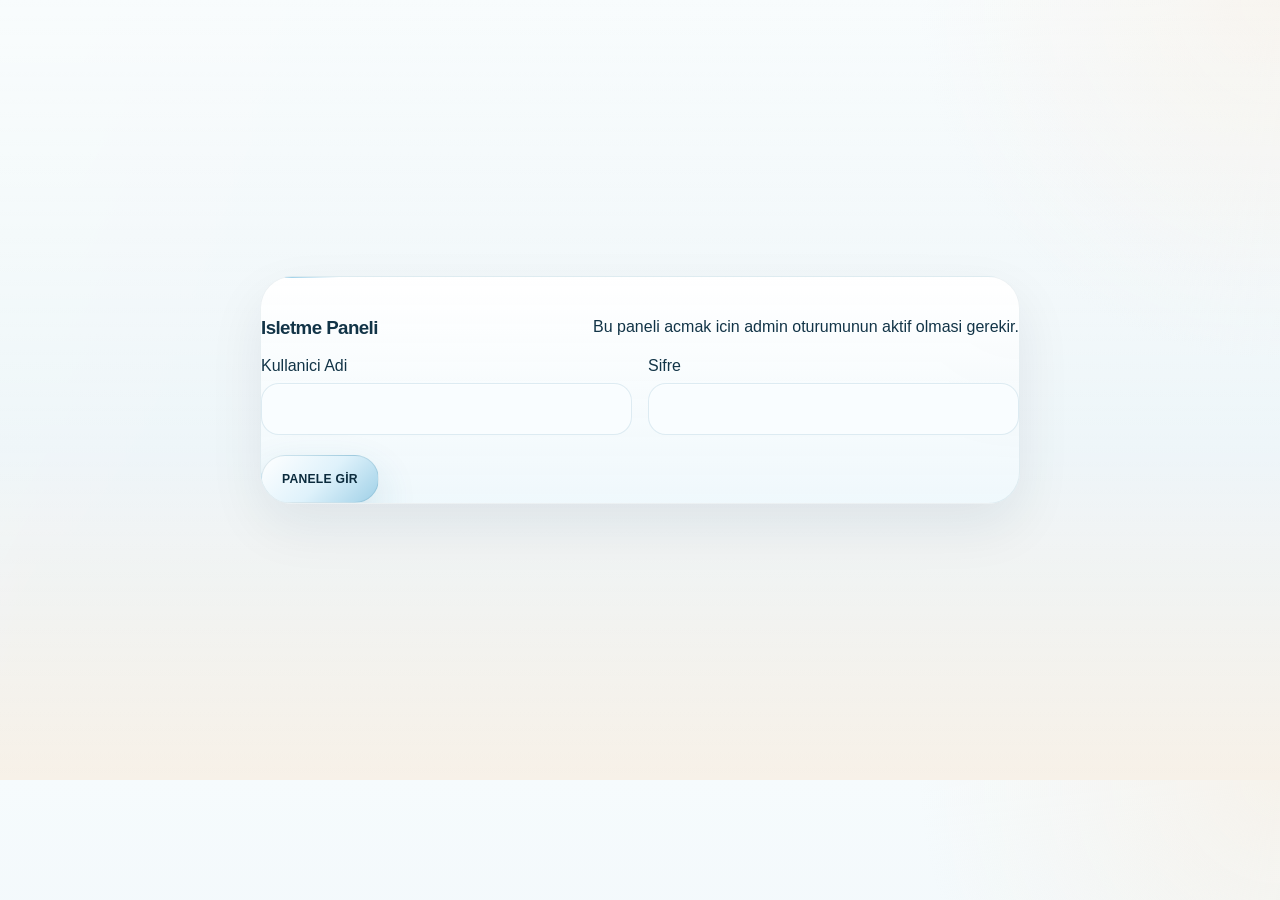
<file: panel-gulplaj.html>
<!DOCTYPE html>
<html lang="tr">
  <head>
    <meta charset="UTF-8" />
    <meta name="viewport" content="width=device-width, initial-scale=1.0, viewport-fit=cover" />
    <meta name="theme-color" content="#153f52" />
    <meta name="color-scheme" content="light" />
    <meta name="robots" content="noindex,nofollow" />
    <meta name="application-name" content="Han Otelcilik" />
    <title>Gulplaj Hotel | Panel</title>
    <meta name="description" content="Gulplaj Hotel admin paneli." />
    <link rel="canonical" href="./panel-gulplaj.html" />
    <link rel="icon" href="./favicon.svg" type="image/svg+xml" />
    <link rel="manifest" href="./site.webmanifest" />
    <link rel="stylesheet" href="./styles.css" />
    <link rel="stylesheet" href="./han.css" />
    <script type="application/ld+json" id="structuredData"></script>
  </head>
  <body data-page="panel" data-business="gulplaj-hotel">
    <div id="root"></div>
    <script src="./boot.js"></script>
    <script src="./han-data.js"></script>
    <script src="./han-shell.js"></script>
    <script src="./han-app.js"></script>
  </body>
</html>
</file>
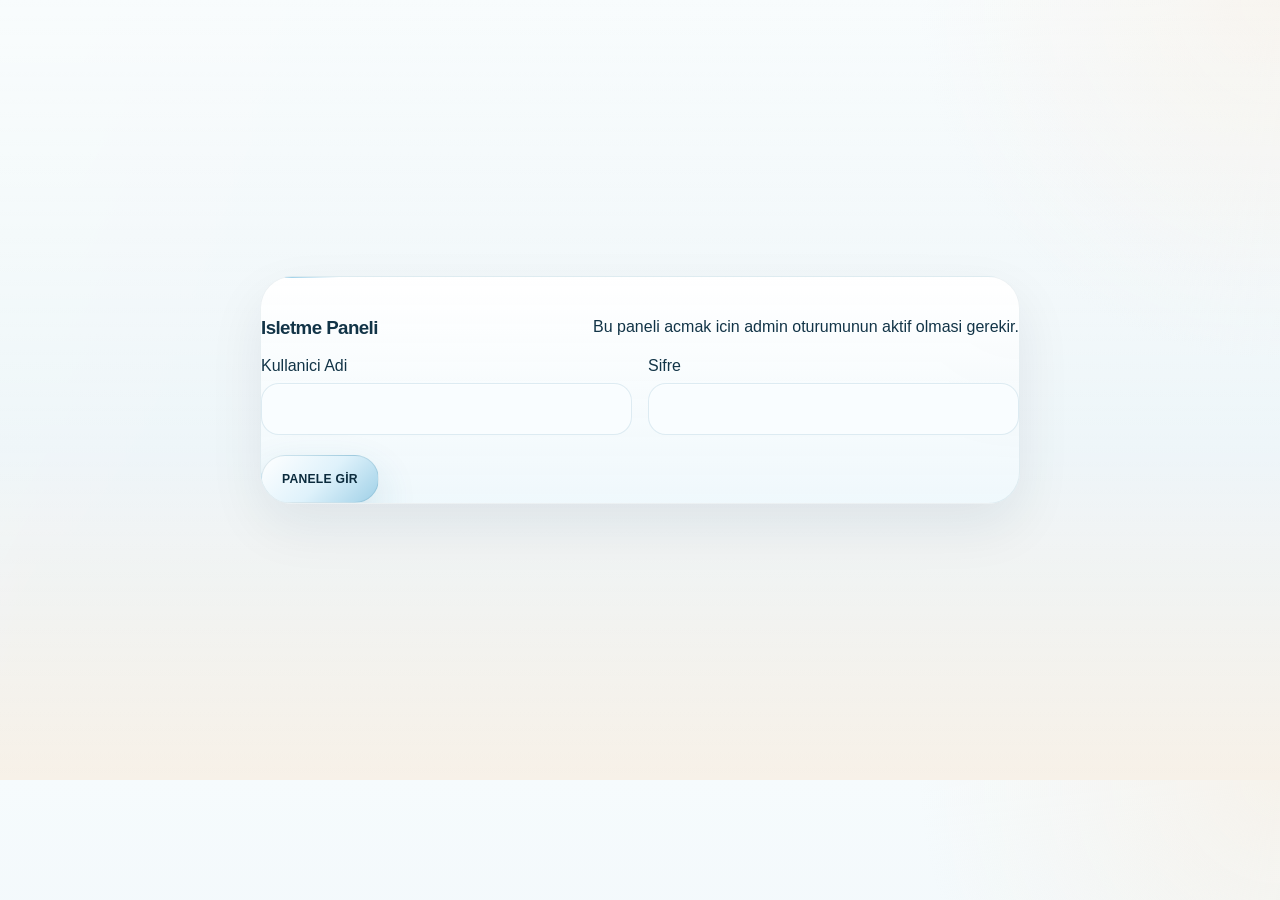
<file: panel-mavi-inci.html>
<!DOCTYPE html>
<html lang="tr">
  <head>
    <meta charset="UTF-8" />
    <meta name="viewport" content="width=device-width, initial-scale=1.0, viewport-fit=cover" />
    <meta name="theme-color" content="#153f52" />
    <meta name="color-scheme" content="light" />
    <meta name="robots" content="noindex,nofollow" />
    <meta name="application-name" content="Han Otelcilik" />
    <title>Mavi Inci Park Otel | Panel</title>
    <meta name="description" content="Mavi Inci Park Otel admin paneli." />
    <link rel="canonical" href="./panel-mavi-inci.html" />
    <link rel="icon" href="./favicon.svg" type="image/svg+xml" />
    <link rel="manifest" href="./site.webmanifest" />
    <link rel="stylesheet" href="./styles.css" />
    <link rel="stylesheet" href="./han.css" />
    <script type="application/ld+json" id="structuredData"></script>
  </head>
  <body data-page="panel" data-business="mavi-inci-park-otel">
    <div id="root"></div>
    <script src="./boot.js"></script>
    <script src="./han-data.js"></script>
    <script src="./han-shell.js"></script>
    <script src="./han-app.js"></script>
  </body>
</html>
</file>
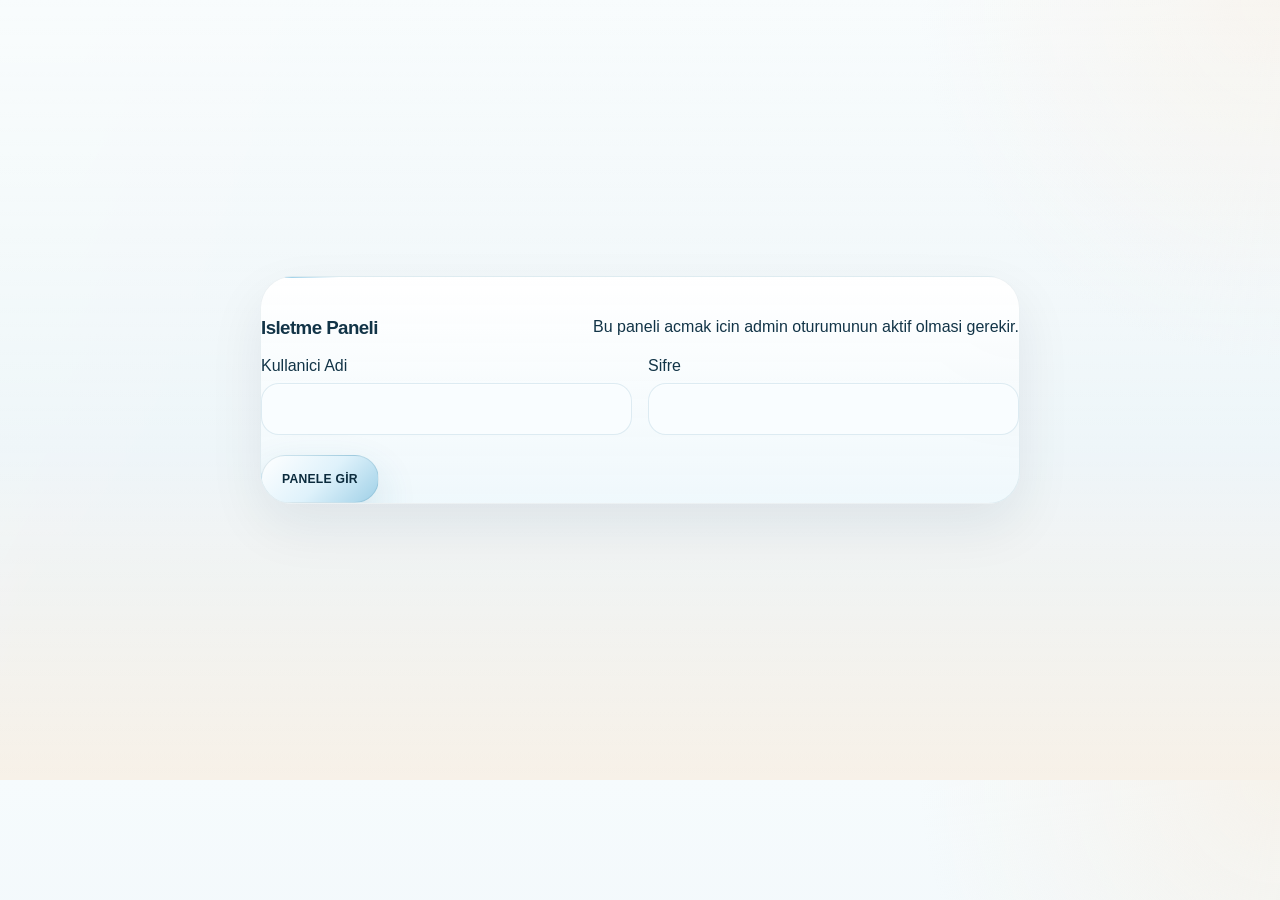
<file: panel-pub.html>
<!DOCTYPE html>
<html lang="tr">
  <head>
    <meta charset="UTF-8" />
    <meta name="viewport" content="width=device-width, initial-scale=1.0, viewport-fit=cover" />
    <meta name="theme-color" content="#153f52" />
    <meta name="color-scheme" content="light" />
    <meta name="robots" content="noindex,nofollow" />
    <meta name="application-name" content="Han Otelcilik" />
    <title>Han Pub | Panel</title>
    <meta name="description" content="Han Pub admin paneli." />
    <link rel="canonical" href="./panel-pub.html" />
    <link rel="icon" href="./favicon.svg" type="image/svg+xml" />
    <link rel="manifest" href="./site.webmanifest" />
    <link rel="stylesheet" href="./styles.css" />
    <link rel="stylesheet" href="./han.css" />
    <script type="application/ld+json" id="structuredData"></script>
  </head>
  <body data-page="panel" data-business="han-pub">
    <div id="root"></div>
    <script src="./boot.js"></script>
    <script src="./han-data.js"></script>
    <script src="./han-shell.js"></script>
    <script src="./han-app.js"></script>
  </body>
</html>
</file>
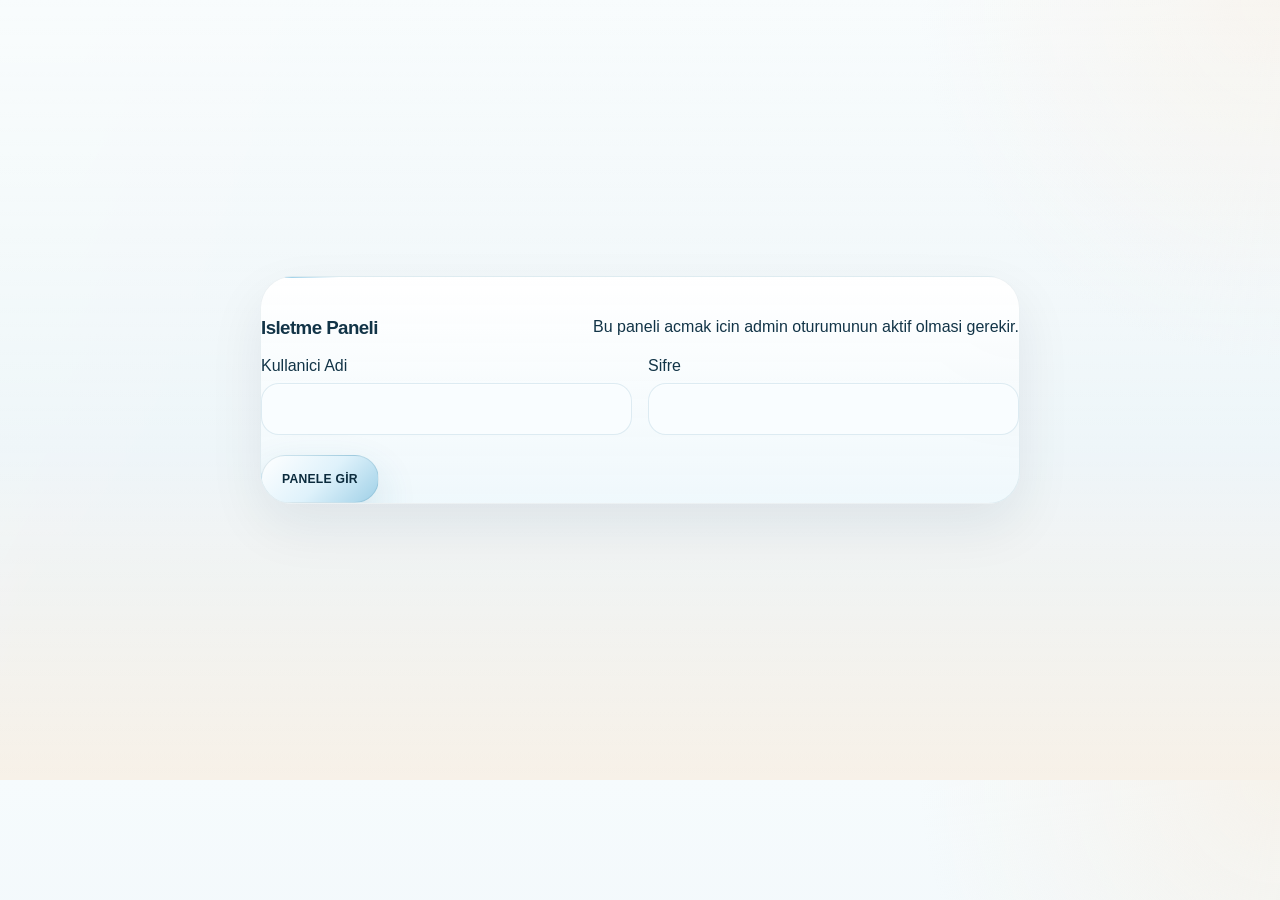
<file: panel-villa-ece.html>
<!DOCTYPE html>
<html lang="tr">
  <head>
    <meta charset="UTF-8" />
    <meta name="viewport" content="width=device-width, initial-scale=1.0, viewport-fit=cover" />
    <meta name="theme-color" content="#153f52" />
    <meta name="color-scheme" content="light" />
    <meta name="robots" content="noindex,nofollow" />
    <meta name="application-name" content="Han Otelcilik" />
    <title>Villa Ece Pansiyon | Panel</title>
    <meta name="description" content="Villa Ece Pansiyon admin paneli." />
    <link rel="canonical" href="./panel-villa-ece.html" />
    <link rel="icon" href="./favicon.svg" type="image/svg+xml" />
    <link rel="manifest" href="./site.webmanifest" />
    <link rel="stylesheet" href="./styles.css" />
    <link rel="stylesheet" href="./han.css" />
    <script type="application/ld+json" id="structuredData"></script>
  </head>
  <body data-page="panel" data-business="villa-ece-pansiyon">
    <div id="root"></div>
    <script src="./boot.js"></script>
    <script src="./han-data.js"></script>
    <script src="./han-shell.js"></script>
    <script src="./han-app.js"></script>
  </body>
</html>
</file>
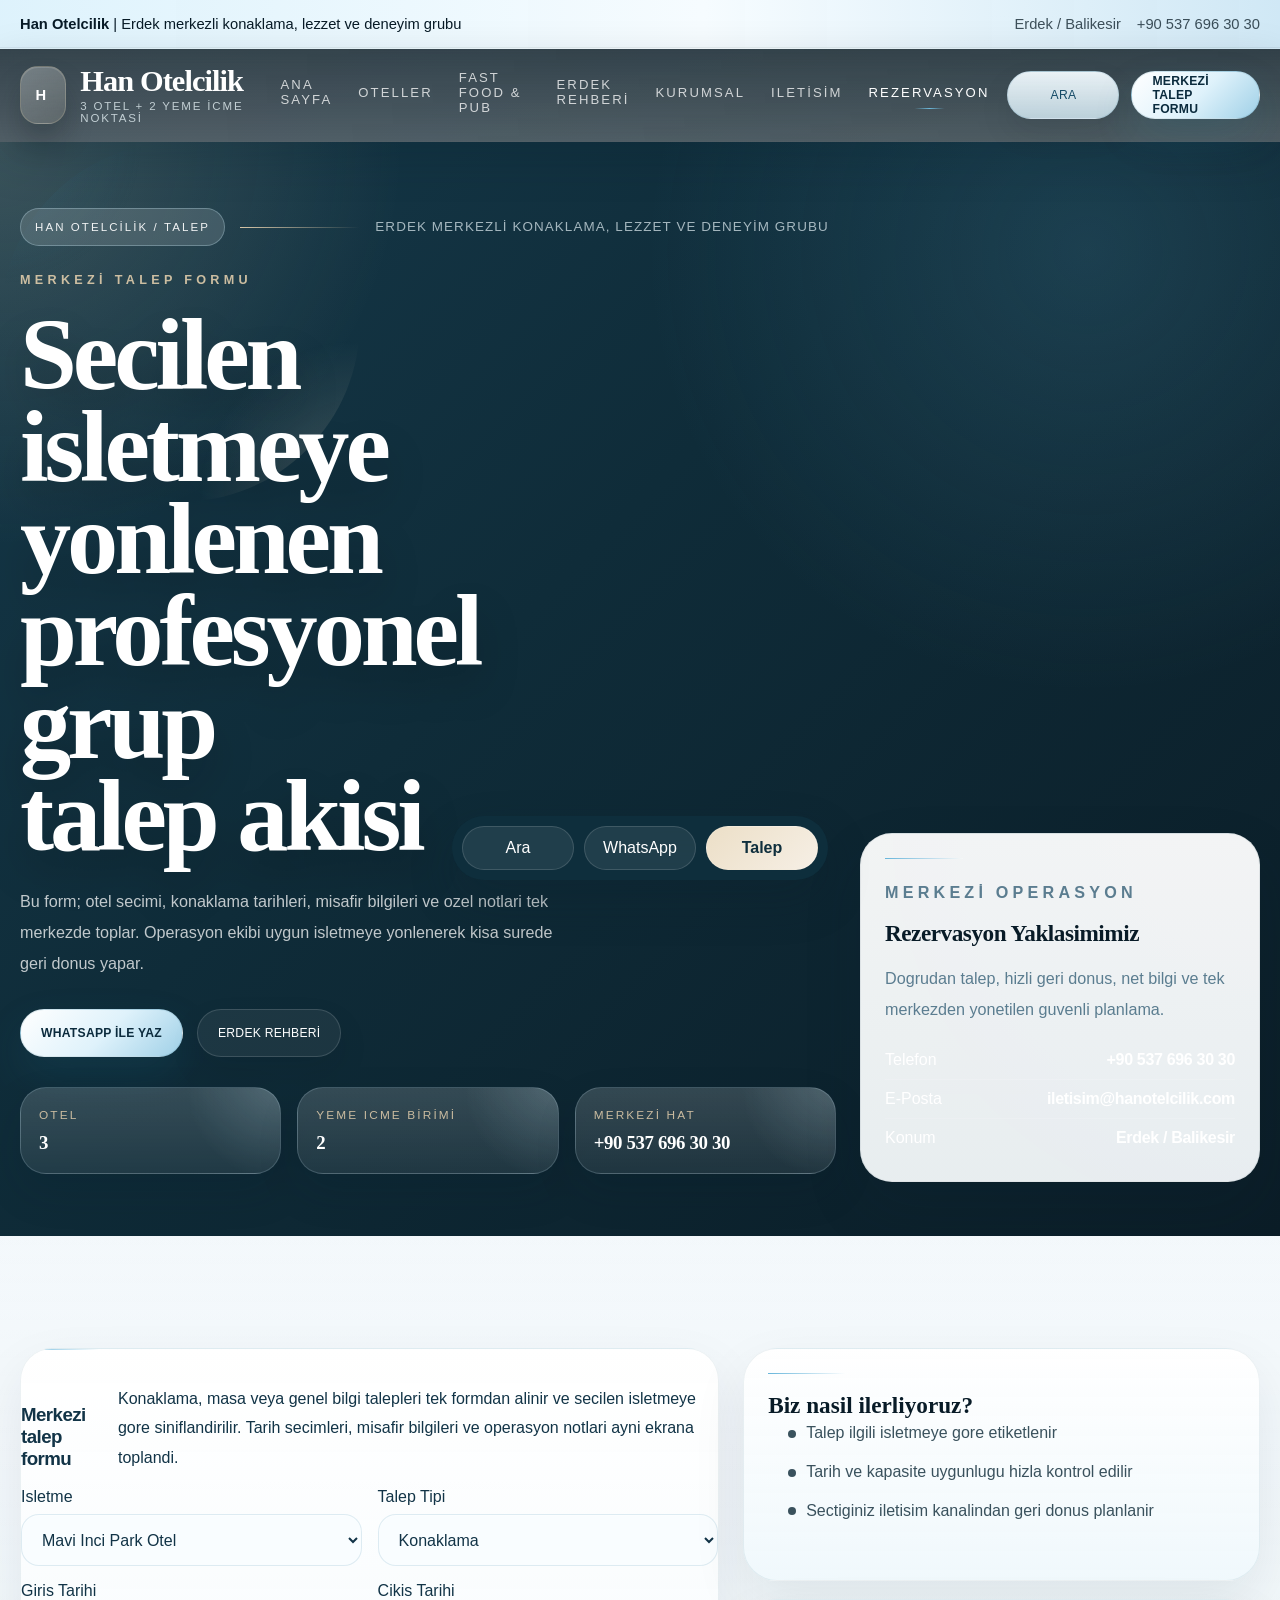
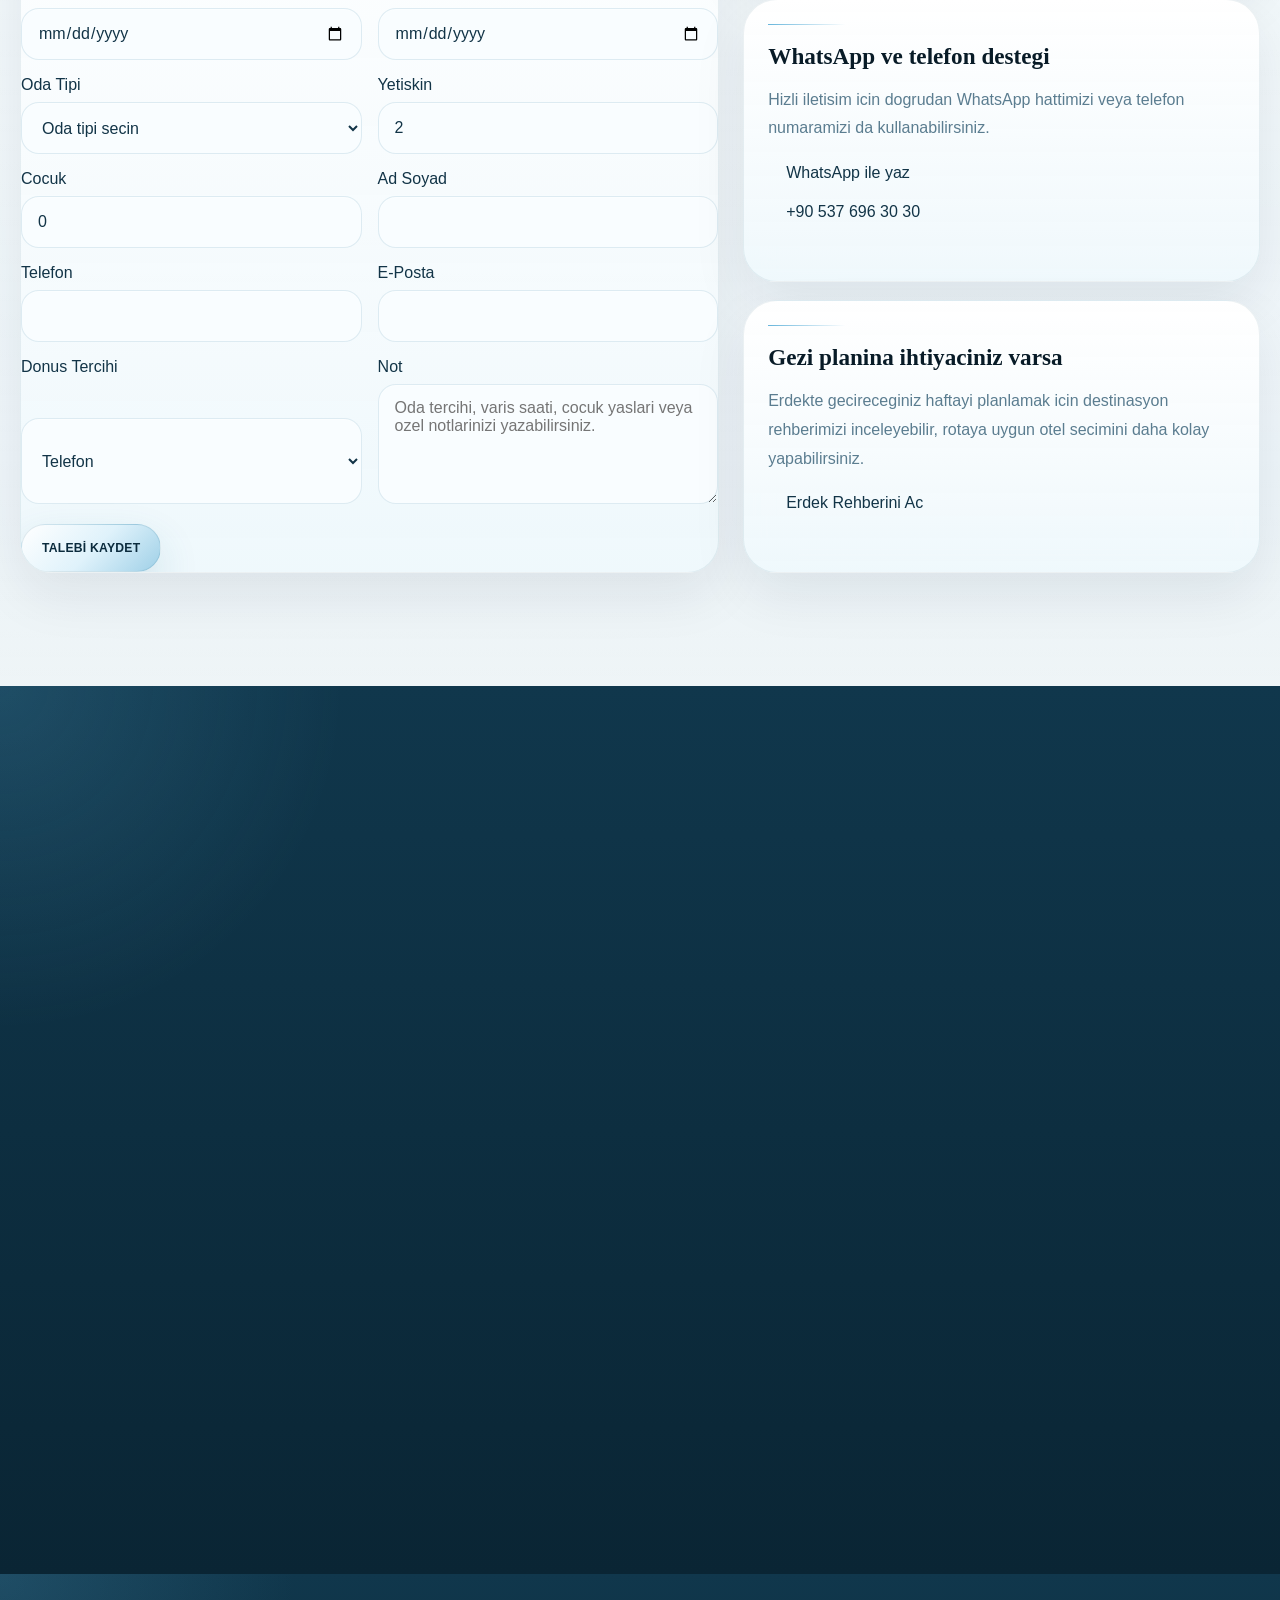
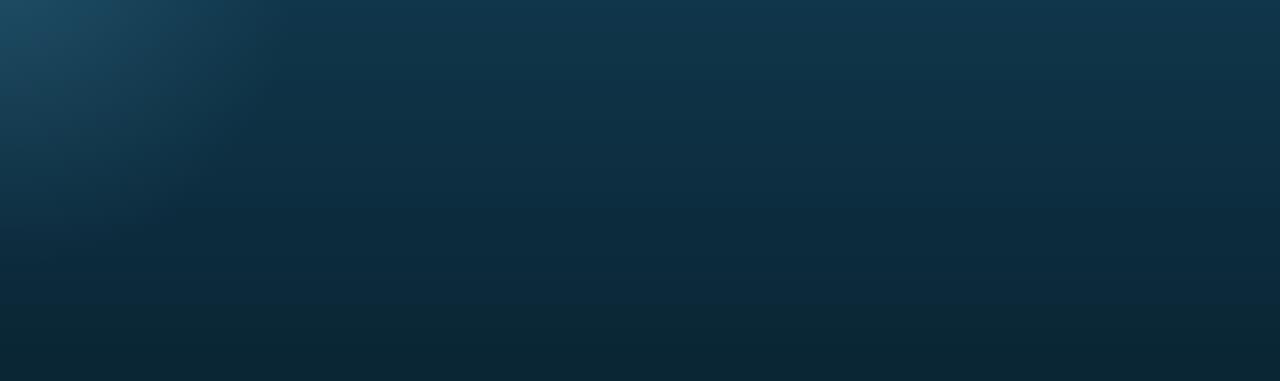
<file: rezervasyon.html>
<!DOCTYPE html>
<html lang="tr">
  <head>
    <meta charset="UTF-8" />
    <meta name="viewport" content="width=device-width, initial-scale=1.0, viewport-fit=cover" />
    <meta name="theme-color" content="#153f52" />
    <meta name="color-scheme" content="light" />
    <meta name="robots" content="index,follow,max-image-preview:large" />
    <meta name="application-name" content="Han Otelcilik" />
    <meta name="keywords" content="Han Otelcilik rezervasyon, Erdek otel rezervasyon, merkezi talep formu, Mavi Inci Park Otel rezervasyon, Gulplaj Hotel rezervasyon, Villa Ece Pansiyon rezervasyon" />
    <meta name="author" content="Han Otelcilik" />
    <title>Han Otelcilik | Merkezi Talep Formu</title>
    <meta name="description" content="Han Otelcilik merkezi talep formu ile otel, restoran veya pub taleplerinizi secilen isletmeye yonlendirin." />
    <meta property="og:locale" content="tr_TR" />
    <meta property="og:type" content="website" />
    <meta property="og:site_name" content="Han Otelcilik" />
    <meta property="og:title" content="Han Otelcilik | Merkezi Talep Formu" />
    <meta property="og:description" content="Secilen isletmeye yonlenen profesyonel grup talep ve rezervasyon formu." />
    <meta property="og:image" content="./favicon.svg" />
    <meta name="twitter:card" content="summary_large_image" />
    <meta name="twitter:title" content="Han Otelcilik | Merkezi Talep Formu" />
    <meta name="twitter:description" content="Uc otel ve iki yeme icme birimi icin merkezi talep akisi." />
    <meta name="twitter:image" content="./favicon.svg" />
    <link rel="canonical" href="./rezervasyon.html" />
    <link rel="icon" href="./favicon.svg" type="image/svg+xml" />
    <link rel="manifest" href="./site.webmanifest" />
    <link rel="stylesheet" href="./styles.css" />
    <link rel="stylesheet" href="./han.css" />
    <script type="application/ld+json" id="structuredData"></script>
  </head>
  <body data-page="booking">
    <div id="root"></div>
    <script src="./boot.js"></script>
    <script src="./han-data.js"></script>
    <script src="./han-shell.js"></script>
    <script src="./han-app.js"></script>
  </body>
</html>
</file>
<file: admin.css>
﻿:root {
  --ocean-950: #0f2834;
  --ocean-900: #173948;
  --ocean-800: #1f4d61;
  --ocean-700: #2d6f87;
  --ocean-500: #5f95ad;
  --ocean-100: #d7e7ef;
  --sand-50: #fbf7f0;
  --sand-100: #f2e7d8;
  --sand-200: #e7d3b7;
  --sand-400: #c9a67a;
  --white: #ffffff;
  --ink: #193542;
  --muted: #627784;
  --line: rgba(25, 53, 66, 0.12);
  --danger: #b42318;
  --success: #157347;
  --warning: #b26a00;
  --shadow-lg: 0 28px 80px rgba(12, 33, 44, 0.14);
  --shadow-md: 0 18px 48px rgba(12, 33, 44, 0.08);
  --radius-xl: 30px;
  --radius-lg: 22px;
  --radius-md: 16px;
}

* {
  box-sizing: border-box;
}

html {
  scroll-behavior: smooth;
}

body {
  margin: 0;
  background: linear-gradient(180deg, #eff5f8 0%, #f7f3ed 100%);
  color: var(--ink);
  font-family: Arial, sans-serif;
}

a {
  color: inherit;
  text-decoration: none;
}

button,
input,
textarea,
select {
  font: inherit;
}

button {
  cursor: pointer;
}

button:disabled {
  cursor: not-allowed;
}

.admin-shell {
  display: grid;
  grid-template-columns: 290px minmax(0, 1fr);
  min-height: 100vh;
}

.sidebar {
  position: sticky;
  top: 0;
  align-self: start;
  min-height: 100vh;
  padding: 28px 20px;
  background:
    radial-gradient(circle at top left, rgba(231, 211, 183, 0.14), transparent 28%),
    linear-gradient(180deg, var(--ocean-950) 0%, var(--ocean-900) 100%);
  color: var(--white);
}

.brand-box {
  padding: 18px;
  border-radius: var(--radius-lg);
  border: 1px solid rgba(255, 255, 255, 0.12);
  background: rgba(255, 255, 255, 0.08);
  box-shadow: var(--shadow-md);
}

.brand-box strong {
  display: block;
  font-size: 1.35rem;
}

.brand-box span,
.sidebar-note,
.nav-group a,
.metric-label,
.kpi-card p,
.form-hint,
.table-note,
.empty-state,
.gallery-meta,
.timeline-item p,
.badge,
.status-text,
.quick-link,
.helper-text,
.section-subtitle,
.login-note {
  color: rgba(255, 255, 255, 0.74);
}

.brand-box span {
  display: block;
  margin-top: 6px;
  font-size: 0.86rem;
  line-height: 1.5;
}

.sidebar-section {
  margin-top: 28px;
}

.sidebar-title {
  margin: 0 0 12px;
  font-size: 0.78rem;
  font-weight: 700;
  letter-spacing: 0.22em;
  text-transform: uppercase;
  color: rgba(255, 255, 255, 0.62);
}

.nav-group {
  display: grid;
  gap: 8px;
}

.nav-group a,
.quick-link {
  display: block;
  padding: 12px 14px;
  border-radius: 14px;
  transition: background-color 0.2s ease, color 0.2s ease, transform 0.2s ease;
}

.nav-group a:hover,
.nav-group a:focus-visible,
.quick-link:hover,
.quick-link:focus-visible {
  background: rgba(255, 255, 255, 0.1);
  color: var(--white);
  transform: translateX(2px);
  outline: none;
}

.sidebar-footer {
  margin-top: 24px;
  padding: 16px;
  border-radius: 18px;
  background: rgba(255, 255, 255, 0.08);
}

.sidebar-footer strong {
  display: block;
  margin-bottom: 8px;
}

.main-panel {
  padding: 28px;
}

.topbar {
  display: flex;
  align-items: center;
  justify-content: space-between;
  gap: 20px;
  margin-bottom: 24px;
}

.topbar h1,
.section-heading h2,
.modal-card h3,
.login-card h1 {
  margin: 0;
  font-family: Georgia, 'Times New Roman', serif;
  color: var(--ocean-950);
}

.topbar h1 {
  font-size: clamp(2rem, 4vw, 3rem);
}

.section-subtitle,
.topbar p {
  margin: 8px 0 0;
  color: var(--muted);
  line-height: 1.7;
}

.topbar-actions {
  display: flex;
  flex-wrap: wrap;
  gap: 12px;
}

.button,
.file-button {
  display: inline-flex;
  align-items: center;
  justify-content: center;
  min-height: 46px;
  padding: 0 18px;
  border: 1px solid transparent;
  border-radius: 999px;
  background: var(--white);
  color: var(--ocean-950);
  font-weight: 700;
  transition: transform 0.2s ease, box-shadow 0.2s ease, background-color 0.2s ease;
}

.button:hover,
.file-button:hover {
  transform: translateY(-1px);
}

.button-primary {
  background: var(--ocean-900);
  color: var(--white);
}

.button-secondary {
  border-color: var(--line);
  background: rgba(255, 255, 255, 0.8);
}

.button-accent {
  background: var(--sand-200);
}

.button-danger {
  background: #fbe8e6;
  color: var(--danger);
}

.button-success {
  background: #e6f4ea;
  color: var(--success);
}

button:focus-visible,
input:focus-visible,
textarea:focus-visible,
select:focus-visible,
a:focus-visible,
.file-button:focus-visible {
  outline: 3px solid rgba(45, 111, 135, 0.24);
  outline-offset: 2px;
}

.grid {
  display: grid;
  gap: 22px;
}

.kpi-grid {
  grid-template-columns: repeat(4, minmax(0, 1fr));
}

.kpi-card,
.panel-card,
.login-card,
.modal-card {
  border-radius: var(--radius-xl);
  background: rgba(255, 255, 255, 0.86);
  border: 1px solid rgba(255, 255, 255, 0.7);
  box-shadow: var(--shadow-lg);
  backdrop-filter: blur(16px);
}

.kpi-card {
  padding: 24px;
}

.metric-value {
  display: block;
  font-size: 2rem;
  font-weight: 700;
  color: var(--ocean-950);
}

.metric-label {
  display: block;
  margin-top: 10px;
  color: var(--muted);
}

.metric-pill {
  display: inline-flex;
  align-items: center;
  gap: 8px;
  margin-top: 18px;
  padding: 8px 12px;
  border-radius: 999px;
  background: var(--sand-50);
  color: var(--ocean-800);
  font-size: 0.86rem;
  font-weight: 700;
}

.two-column {
  grid-template-columns: 1.2fr 0.8fr;
}

.panel-card {
  padding: 24px;
}

.panel-header {
  display: flex;
  align-items: flex-start;
  justify-content: space-between;
  gap: 16px;
  margin-bottom: 18px;
}

.section-heading h2 {
  font-size: 2rem;
}

.inline-actions {
  display: flex;
  flex-wrap: wrap;
  gap: 10px;
}

.card-grid {
  display: grid;
  gap: 16px;
}

.form-grid {
  display: grid;
  gap: 16px;
}

.form-grid.two,
.stats-grid,
.room-grid,
.gallery-grid,
.settings-grid,
.reservation-grid {
  grid-template-columns: repeat(2, minmax(0, 1fr));
}

.form-grid.three {
  grid-template-columns: repeat(3, minmax(0, 1fr));
}

.field {
  display: grid;
  gap: 8px;
}

.field label,
.filter-label {
  font-size: 0.92rem;
  font-weight: 700;
  color: var(--ocean-950);
}

.field input,
.field textarea,
.field select,
.filter-select {
  width: 100%;
  min-height: 48px;
  padding: 0 14px;
  border-radius: 16px;
  border: 1px solid var(--line);
  background: var(--sand-50);
  color: var(--ink);
}

.field textarea {
  min-height: 110px;
  padding: 14px;
  resize: vertical;
}

.form-hint,
.helper-text,
.table-note,
.empty-state,
.timeline-item p,
.gallery-meta {
  color: var(--muted);
  line-height: 1.7;
}

.data-table {
  width: 100%;
  border-collapse: collapse;
}

.data-table th,
.data-table td {
  padding: 14px 10px;
  text-align: left;
  border-bottom: 1px solid var(--line);
  vertical-align: top;
}

.data-table th {
  font-size: 0.8rem;
  letter-spacing: 0.12em;
  text-transform: uppercase;
  color: var(--muted);
}

.table-actions {
  display: flex;
  flex-wrap: wrap;
  gap: 8px;
}

.small-button {
  min-height: 36px;
  padding: 0 12px;
  border-radius: 999px;
  border: 1px solid var(--line);
  background: var(--white);
  color: var(--ocean-900);
  font-weight: 700;
}

.status-badge {
  display: inline-flex;
  align-items: center;
  gap: 8px;
  padding: 7px 11px;
  border-radius: 999px;
  font-size: 0.82rem;
  font-weight: 700;
}

.status-confirmed,
.badge-success {
  background: #e8f7ee;
  color: var(--success);
}

.status-pending,
.badge-warning {
  background: #fff3df;
  color: var(--warning);
}

.status-blocked,
.badge-danger {
  background: #fdeceb;
  color: var(--danger);
}

.status-draft {
  background: #edf4f8;
  color: var(--ocean-800);
}

.room-card,
.gallery-card,
.timeline-item,
.mini-card {
  padding: 18px;
  border-radius: var(--radius-lg);
  background: var(--sand-50);
  border: 1px solid var(--line);
}

.room-card h3,
.gallery-card h3,
.mini-card h3 {
  margin: 0 0 8px;
  color: var(--ocean-950);
}

.price-line {
  display: flex;
  align-items: center;
  justify-content: space-between;
  gap: 16px;
  padding: 10px 0;
  border-bottom: 1px solid rgba(25, 53, 66, 0.08);
}

.price-line:last-child {
  border-bottom: none;
}

.room-meta,
.timeline-item p,
.gallery-meta,
.status-text {
  font-size: 0.92rem;
}

.room-meta,
.gallery-meta,
.status-text {
  line-height: 1.7;
}

.gallery-meta + .gallery-meta,
.status-text + .status-text {
  margin-top: 2px;
}

.status-text:empty {
  display: none;
}

.gallery-thumb {
  width: 100%;
  aspect-ratio: 16 / 11;
  object-fit: cover;
  border-radius: 18px;
  margin-bottom: 12px;
  background: linear-gradient(135deg, #dceaf1, #f5ede1);
}

.upload-box {
  padding: 18px;
  border-radius: 20px;
  border: 1px dashed rgba(25, 53, 66, 0.22);
  background: #f8fbfd;
}

.upload-box input[type='file'] {
  display: none;
}

.badge-row,
.filters-row,
.legend-row {
  display: flex;
  flex-wrap: wrap;
  gap: 10px;
}

.badge,
.legend-item {
  display: inline-flex;
  align-items: center;
  gap: 8px;
  padding: 8px 12px;
  border-radius: 999px;
  background: var(--sand-50);
  color: var(--ocean-800);
  font-size: 0.85rem;
  font-weight: 700;
}

.dot {
  width: 10px;
  height: 10px;
  border-radius: 999px;
  background: currentColor;
}

.calendar-grid {
  display: grid;
  grid-template-columns: repeat(7, minmax(0, 1fr));
  gap: 10px;
  margin-top: 18px;
}

.calendar-head {
  font-size: 0.8rem;
  font-weight: 700;
  text-transform: uppercase;
  color: var(--muted);
  text-align: center;
}

.calendar-day {
  min-height: 104px;
  padding: 12px;
  border-radius: 18px;
  border: 1px solid var(--line);
  background: var(--white);
}

.calendar-day strong {
  display: block;
  color: var(--ocean-950);
}

.calendar-status {
  display: inline-flex;
  margin-top: 10px;
  padding: 6px 10px;
  border-radius: 999px;
  font-size: 0.78rem;
  font-weight: 700;
}

.calendar-day small {
  display: block;
  margin-top: 8px;
  color: var(--muted);
}

.split {
  display: grid;
  gap: 18px;
}

.timeline {
  display: grid;
  gap: 14px;
}

.settings-row {
  display: flex;
  align-items: center;
  justify-content: space-between;
  gap: 12px;
  padding: 14px 0;
  border-bottom: 1px solid var(--line);
}

.settings-row:last-child {
  border-bottom: none;
}

.toggle {
  position: relative;
  width: 56px;
  height: 32px;
  border-radius: 999px;
  background: #d4dde2;
  border: none;
}

.toggle::after {
  content: '';
  position: absolute;
  top: 4px;
  left: 4px;
  width: 24px;
  height: 24px;
  border-radius: 50%;
  background: var(--white);
  transition: transform 0.2s ease;
}

.toggle.active {
  background: var(--ocean-700);
}

.toggle.active::after {
  transform: translateX(24px);
}

.login-overlay {
  position: fixed;
  inset: 0;
  display: flex;
  align-items: center;
  justify-content: center;
  padding: 24px;
  background: rgba(10, 26, 34, 0.5);
  backdrop-filter: blur(8px);
  z-index: 50;
}

.login-card,
.modal-card {
  width: min(820px, 100%);
  padding: 28px;
}

.login-card h1 {
  font-size: 2.3rem;
}

.hidden {
  display: none !important;
}

.modal-overlay {
  position: fixed;
  inset: 0;
  display: flex;
  align-items: center;
  justify-content: center;
  padding: 20px;
  background: rgba(10, 26, 34, 0.45);
  z-index: 60;
}

.modal-card {
  max-height: calc(100vh - 40px);
  overflow: auto;
}

@media (max-width: 1180px) {
  .kpi-grid,
  .settings-grid,
  .stats-grid,
  .room-grid,
  .gallery-grid,
  .reservation-grid,
  .form-grid.three,
  .form-grid.two,
  .two-column,
  .booking-grid {
    grid-template-columns: 1fr 1fr;
  }
}

@media (max-width: 920px) {
  .admin-shell {
    grid-template-columns: 1fr;
  }

  .sidebar {
    position: relative;
    min-height: auto;
  }

  .kpi-grid,
  .settings-grid,
  .stats-grid,
  .room-grid,
  .gallery-grid,
  .reservation-grid,
  .form-grid.three,
  .form-grid.two,
  .two-column {
    grid-template-columns: 1fr;
  }
}

@media (max-width: 640px) {
  .main-panel {
    padding: 18px;
  }

  .topbar,
  .panel-header,
  .form-actions,
  .filters-row,
  .settings-row {
    flex-direction: column;
    align-items: flex-start;
  }

  .calendar-grid {
    grid-template-columns: repeat(2, minmax(0, 1fr));
  }
}
</file>
<file: styles.css>
﻿:root {
  --ocean-980: #0b1d27;
  --ocean-950: #102833;
  --ocean-900: #153746;
  --ocean-800: #1d5265;
  --ocean-700: #2d6f87;
  --ocean-600: #4c8ca9;
  --ocean-100: #dbe9ef;
  --sand-25: #fdfbf7;
  --sand-50: #faf5ed;
  --sand-100: #f1e6d6;
  --sand-200: #e4cfad;
  --sand-300: #d1b489;
  --white: #ffffff;
  --ink: #17303c;
  --muted: #627684;
  --line: rgba(23, 48, 60, 0.12);
  --line-soft: rgba(255, 255, 255, 0.14);
  --danger: #b42318;
  --success: #157347;
  --warning: #b26a00;
  --shadow-hero: 0 35px 90px rgba(8, 24, 32, 0.28);
  --shadow-card: 0 22px 60px rgba(16, 37, 48, 0.09);
  --radius-xl: 34px;
  --radius-lg: 24px;
  --radius-md: 18px;
  --radius-sm: 14px;
  --container: min(1240px, calc(100% - 32px));
}

* {
  box-sizing: border-box;
}

html {
  scroll-behavior: smooth;
  scroll-padding-top: 112px;
}

body {
  margin: 0;
  font-family: Arial, sans-serif;
  color: var(--ink);
  background: linear-gradient(180deg, #f4f7f9 0%, #fbf8f3 100%);
  padding-bottom: env(safe-area-inset-bottom);
}

img {
  display: block;
  max-width: 100%;
  height: auto;
}

button,
input,
select,
textarea {
  font: inherit;
}

button {
  cursor: pointer;
}

button:disabled {
  cursor: not-allowed;
}

a {
  color: inherit;
  text-decoration: none;
}

main {
  overflow: hidden;
}

.shell {
  position: relative;
}

[id] {
  scroll-margin-top: 112px;
}

.container {
  width: var(--container);
  margin: 0 auto;
}

.top-strip {
  position: relative;
  z-index: 30;
  background: linear-gradient(90deg, var(--sand-200), #f0dfc7 60%, var(--sand-100));
  color: var(--ocean-980);
  border-bottom: 1px solid rgba(11, 29, 39, 0.08);
}

.top-strip-inner {
  display: flex;
  align-items: center;
  justify-content: space-between;
  gap: 18px;
  padding: 12px 0;
  font-size: 0.92rem;
}

.top-strip strong {
  font-weight: 800;
}

.top-strip .quick-meta {
  display: flex;
  flex-wrap: wrap;
  gap: 16px;
  color: rgba(11, 29, 39, 0.76);
}

.site-header {
  position: sticky;
  top: 0;
  z-index: 40;
  backdrop-filter: blur(14px);
  background: rgba(11, 29, 39, 0.56);
  border-bottom: 1px solid rgba(255, 255, 255, 0.1);
}

.nav-shell {
  display: flex;
  align-items: center;
  justify-content: space-between;
  gap: 18px;
  min-height: 84px;
}

.brand {
  display: inline-flex;
  align-items: center;
  gap: 14px;
  color: var(--white);
}

.brand-mark {
  width: 52px;
  height: 52px;
  border-radius: 50%;
  display: grid;
  place-items: center;
  background: linear-gradient(135deg, rgba(255, 255, 255, 0.26), rgba(255, 255, 255, 0.08));
  border: 1px solid rgba(255, 255, 255, 0.18);
  font: 800 0.92rem/1 Arial, sans-serif;
  letter-spacing: 0.28em;
}

.brand-copy strong,
.hero-chip,
.kicker,
.metric-card span,
.highlight-list li,
.feature-card p,
.editorial-card p,
.contact-card p,
.footer-note,
.reservation-summary p,
.availability-item span,
.gallery-caption span,
.tag,
.review-card p,
.info-stack p,
.faq-item p,
.footer-links a,
.quick-booking-note,
.value-prop p,
.status-message,
.form-note,
.error-message,
.contact-link,
.room-specs li,
.room-actions a,
.price-note,
.detail-list li,
.offer-card p,
.offer-meta,
.mobile-panel a,
.mobile-panel .button,
.inline-stat span,
.booking-bullets li,
.footer-meta,
.empty-gallery,
.toast {
  font-family: Arial, sans-serif;
}

.brand-copy strong {
  display: block;
  font-family: Georgia, 'Times New Roman', serif;
  font-size: 1.9rem;
  line-height: 1;
}

.brand-copy span {
  display: block;
  margin-top: 4px;
  font-size: 0.72rem;
  letter-spacing: 0.34em;
  text-transform: uppercase;
  color: rgba(255, 255, 255, 0.68);
}

.desktop-nav {
  display: flex;
  align-items: center;
  gap: 26px;
  color: rgba(255, 255, 255, 0.86);
}

.desktop-nav a {
  font-size: 0.95rem;
  transition: color 0.2s ease, transform 0.2s ease;
}

.desktop-nav a:hover,
.footer-links a:hover,
.contact-link:hover {
  color: var(--white);
}

.nav-actions {
  display: flex;
  align-items: center;
  gap: 12px;
}

.button,
.ghost-button,
.pill-link {
  display: inline-flex;
  align-items: center;
  justify-content: center;
  min-height: 48px;
  padding: 0 20px;
  border-radius: 999px;
  border: 1px solid transparent;
  transition: transform 0.2s ease, background-color 0.2s ease, border-color 0.2s ease, color 0.2s ease;
}

.button:hover,
.ghost-button:hover,
.pill-link:hover {
  transform: translateY(-1px);
}

.button-primary {
  background: linear-gradient(135deg, var(--sand-200), var(--sand-100));
  color: var(--ocean-980);
  font-weight: 800;
}

.button-secondary {
  background: rgba(255, 255, 255, 0.08);
  border-color: rgba(255, 255, 255, 0.18);
  color: var(--white);
}

.button-dark {
  background: var(--ocean-900);
  color: var(--white);
  font-weight: 800;
}

.button-soft {
  background: rgba(21, 55, 70, 0.08);
  border-color: rgba(21, 55, 70, 0.14);
  color: var(--ocean-900);
}

.mobile-toggle {
  display: none;
  width: 48px;
  height: 48px;
  padding: 0;
}

.mobile-toggle span,
.mobile-toggle::before,
.mobile-toggle::after {
  content: '';
  display: block;
  width: 20px;
  height: 2px;
  margin: 4px auto;
  background: var(--white);
  transition: transform 0.2s ease, opacity 0.2s ease;
}

.mobile-toggle.is-open span {
  opacity: 0;
}

.mobile-toggle.is-open::before {
  transform: translateY(6px) rotate(45deg);
}

.mobile-toggle.is-open::after {
  transform: translateY(-6px) rotate(-45deg);
}

.mobile-panel {
  display: none;
  padding: 0 0 18px;
}

.mobile-panel nav {
  display: grid;
  gap: 10px;
}

.mobile-panel a,
.mobile-panel .button {
  padding: 12px 16px;
  border-radius: 16px;
  color: var(--white);
  background: rgba(255, 255, 255, 0.08);
}

.hero {
  position: relative;
  padding: 34px 0 88px;
  background:
    radial-gradient(circle at top left, rgba(228, 207, 173, 0.24), transparent 24%),
    radial-gradient(circle at 85% 12%, rgba(76, 140, 169, 0.22), transparent 28%),
    linear-gradient(135deg, #18394a 0%, #102833 38%, #0b1d27 100%);
  color: var(--white);
}

.hero::before,
.hero::after {
  content: '';
  position: absolute;
  pointer-events: none;
  border-radius: 50%;
}

.hero::before {
  width: 540px;
  height: 540px;
  top: -180px;
  right: -180px;
  background: radial-gradient(circle, rgba(255, 255, 255, 0.1), transparent 70%);
}

.hero::after {
  width: 440px;
  height: 440px;
  bottom: -180px;
  left: -140px;
  background: radial-gradient(circle, rgba(228, 207, 173, 0.14), transparent 72%);
}

.hero-grid {
  position: relative;
  z-index: 2;
  display: grid;
  grid-template-columns: minmax(0, 1.2fr) 410px;
  gap: 32px;
  align-items: stretch;
}

.hero-copy {
  padding: 46px 0 18px;
}

.kicker {
  display: inline-flex;
  align-items: center;
  gap: 10px;
  margin: 0 0 22px;
  padding: 12px 16px;
  border-radius: 999px;
  background: rgba(255, 255, 255, 0.08);
  border: 1px solid rgba(255, 255, 255, 0.14);
  color: rgba(255, 255, 255, 0.82);
  font-size: 0.82rem;
  font-weight: 700;
  letter-spacing: 0.24em;
  text-transform: uppercase;
}

.hero-title,
.section-title,
.editorial-title,
.review-card h3,
.offer-card h3,
.contact-card h3,
.value-prop h3,
.faq-item h3,
.gallery-heading h2,
.detail-card h3,
.story-card h2,
.footer-brand strong {
  margin: 0;
  font-family: Georgia, 'Times New Roman', serif;
  font-weight: 600;
}

.hero-title {
  max-width: 12ch;
  font-size: clamp(3.4rem, 7vw, 7rem);
  line-height: 0.92;
}

.hero-text {
  max-width: 60ch;
  margin: 24px 0 0;
  font-size: 1.08rem;
  line-height: 1.9;
  color: rgba(255, 255, 255, 0.8);
}

.hero-actions {
  display: flex;
  flex-wrap: wrap;
  gap: 14px;
  margin-top: 30px;
}

.hero-stats {
  display: grid;
  grid-template-columns: repeat(3, minmax(0, 1fr));
  gap: 14px;
  margin-top: 34px;
}

.metric-card {
  padding: 18px;
  border-radius: 22px;
  background: rgba(255, 255, 255, 0.08);
  border: 1px solid rgba(255, 255, 255, 0.12);
  box-shadow: var(--shadow-hero);
}

.metric-card strong {
  display: block;
  font-size: 1.8rem;
}

.metric-card span {
  display: block;
  margin-top: 8px;
  color: rgba(255, 255, 255, 0.74);
  line-height: 1.6;
}

.hero-aside {
  display: grid;
  gap: 18px;
  align-content: end;
}

.quick-booking,
.detail-card,
.story-card,
.room-card,
.feature-card,
.gallery-card,
.review-card,
.offer-card,
.contact-card,
.faq-item,
.value-prop {
  border-radius: var(--radius-xl);
  background: rgba(255, 255, 255, 0.88);
  border: 1px solid rgba(255, 255, 255, 0.65);
  box-shadow: var(--shadow-card);
  backdrop-filter: blur(14px);
}

.quick-booking {
  padding: 24px;
  background: linear-gradient(180deg, rgba(255, 255, 255, 0.92), rgba(249, 245, 237, 0.94));
  color: var(--ink);
}

.card-kicker {
  margin: 0;
  color: var(--ocean-700);
  font-size: 0.8rem;
  font-weight: 800;
  letter-spacing: 0.22em;
  text-transform: uppercase;
}

.quick-booking h2,
.story-card h2,
.section-title,
.gallery-heading h2 {
  font-size: clamp(2rem, 4vw, 3.8rem);
  line-height: 0.96;
}

.quick-booking h2 {
  margin-top: 14px;
  font-size: 2.4rem;
  color: var(--ocean-980);
}

.quick-booking-note {
  margin-top: 12px;
  color: var(--muted);
  line-height: 1.8;
}

.quick-booking-form,
.booking-form {
  display: grid;
  gap: 16px;
  margin-top: 18px;
}

.form-grid {
  display: grid;
  gap: 16px;
}

.form-grid.two {
  grid-template-columns: repeat(2, minmax(0, 1fr));
}

.form-grid.three {
  grid-template-columns: repeat(3, minmax(0, 1fr));
}

.form-grid.four {
  grid-template-columns: repeat(4, minmax(0, 1fr));
}

.field {
  display: grid;
  gap: 8px;
}

.field label,
.section-kicker,
.inline-stat span,
.booking-bullets li,
.legend,
.availability-item strong,
.price-note {
  font-size: 0.92rem;
  font-weight: 700;
}

.field input,
.field select,
.field textarea {
  width: 100%;
  min-height: 52px;
  padding: 0 16px;
  border-radius: var(--radius-md);
  border: 1px solid var(--line);
  background: var(--sand-25);
  color: var(--ink);
}

.field textarea {
  min-height: 112px;
  padding: 14px 16px;
  resize: vertical;
}

input:focus-visible,
select:focus-visible,
textarea:focus-visible,
button:focus-visible,
a:focus-visible {
  outline: 3px solid rgba(76, 140, 169, 0.24);
  outline-offset: 2px;
}

.reservation-summary {
  padding: 18px;
  border-radius: 22px;
  background: var(--ocean-980);
  color: var(--white);
}

.reservation-summary h3 {
  margin: 0 0 10px;
  font-size: 1.25rem;
  font-family: Georgia, 'Times New Roman', serif;
}

.summary-line {
  display: flex;
  align-items: center;
  justify-content: space-between;
  gap: 12px;
  padding: 10px 0;
  border-bottom: 1px solid rgba(255, 255, 255, 0.12);
}

.summary-line:last-child {
  border-bottom: none;
}

.form-note,
.status-message,
.error-message {
  line-height: 1.7;
}

.form-note {
  color: var(--muted);
}

.status-message {
  color: var(--success);
  font-weight: 700;
}

.error-message {
  color: var(--danger);
  font-weight: 700;
}

.hero-meta,
.section,
.editorial-layout,
.rooms-grid,
.features-grid,
.gallery-grid,
.reviews-grid,
.offers-grid,
.contact-grid,
.footer-grid,
.story-grid {
  display: grid;
  gap: 24px;
}

.hero-meta {
  grid-template-columns: 1.1fr 0.9fr;
  margin-top: 26px;
}

.detail-card,
.story-card,
.value-prop,
.offer-card,
.review-card,
.contact-card,
.faq-item,
.gallery-card,
.feature-card,
.room-card {
  padding: 24px;
}

.detail-card {
  background: rgba(255, 255, 255, 0.08);
  border-color: rgba(255, 255, 255, 0.12);
  color: var(--white);
  box-shadow: var(--shadow-hero);
}

.detail-card h3 {
  font-size: 1.4rem;
}

.detail-list,
.room-specs,
.booking-bullets,
.highlight-list,
.footer-links {
  margin: 18px 0 0;
  padding: 0;
  list-style: none;
}

.detail-list li,
.room-specs li,
.booking-bullets li,
.highlight-list li,
.footer-links a {
  position: relative;
  padding-left: 18px;
  line-height: 1.8;
}

.detail-list li::before,
.room-specs li::before,
.booking-bullets li::before,
.highlight-list li::before {
  content: '';
  position: absolute;
  top: 0.68rem;
  left: 0;
  width: 8px;
  height: 8px;
  border-radius: 50%;
  background: currentColor;
}

.detail-list li,
.highlight-list li,
.booking-bullets li {
  color: rgba(255, 255, 255, 0.76);
}

.inline-stats {
  display: flex;
  flex-wrap: wrap;
  gap: 14px;
  margin-top: 18px;
}

.inline-stat {
  padding: 12px 16px;
  border-radius: 999px;
  background: rgba(255, 255, 255, 0.08);
  border: 1px solid rgba(255, 255, 255, 0.1);
}

.inline-stat strong {
  display: block;
  font-size: 1.35rem;
}

.inline-stat span {
  display: block;
  margin-top: 4px;
  color: rgba(255, 255, 255, 0.74);
}

.section {
  padding: 96px 0;
}

.section-dark {
  background:
    radial-gradient(circle at top left, rgba(228, 207, 173, 0.18), transparent 18%),
    linear-gradient(180deg, #112e3b 0%, #0f2833 100%);
  color: var(--white);
}

.section-light {
  background: transparent;
}

.section-header {
  max-width: 720px;
  margin-bottom: 36px;
}

.section-kicker {
  margin: 0 0 12px;
  color: var(--ocean-700);
  letter-spacing: 0.22em;
  text-transform: uppercase;
}

.section-dark .section-kicker {
  color: rgba(228, 207, 173, 0.84);
}

.section-title {
  color: var(--ocean-980);
}

.section-dark .section-title {
  color: var(--white);
}

.section-text {
  margin: 16px 0 0;
  max-width: 62ch;
  color: var(--muted);
  line-height: 1.9;
}

.section-dark .section-text {
  color: rgba(255, 255, 255, 0.72);
}

.story-grid {
  grid-template-columns: 1.15fr 0.85fr;
}

.story-card {
  background: linear-gradient(180deg, #ffffff, #f8f4ed);
}

.story-copy {
  margin-top: 18px;
  color: var(--muted);
  line-height: 1.9;
}

.highlight-list {
  display: grid;
  gap: 8px;
}

.highlight-list li {
  color: var(--ocean-900);
}

.value-stack {
  display: grid;
  gap: 18px;
}

.value-prop {
  background: linear-gradient(180deg, rgba(255, 255, 255, 0.92), rgba(247, 242, 232, 0.94));
}

.value-prop h3,
.offer-card h3,
.contact-card h3,
.review-card h3,
.room-card h3,
.feature-card h3,
.faq-item h3,
.gallery-card h3 {
  font-size: 1.45rem;
  color: var(--ocean-980);
}

.value-prop p,
.feature-card p,
.review-card p,
.contact-card p,
.offer-card p,
.faq-item p,
.gallery-caption span,
.editorial-card p,
.price-note,
.room-meta,
.footer-meta,
.footer-note,
.offer-meta,
.empty-gallery {
  color: var(--muted);
  line-height: 1.8;
}

.rooms-grid {
  grid-template-columns: repeat(3, minmax(0, 1fr));
}

.room-card {
  display: grid;
  gap: 16px;
}

.room-media,
.gallery-media {
  position: relative;
  overflow: hidden;
  border-radius: 22px;
  aspect-ratio: 16 / 11;
  background: linear-gradient(135deg, rgba(76, 140, 169, 0.32), rgba(228, 207, 173, 0.46));
}

.room-media::after,
.gallery-media::after {
  content: '';
  position: absolute;
  inset: 0;
  background: linear-gradient(180deg, transparent, rgba(11, 29, 39, 0.38));
}

.room-media img,
.gallery-media img {
  width: 100%;
  height: 100%;
  object-fit: cover;
}

.room-header {
  display: flex;
  align-items: flex-start;
  justify-content: space-between;
  gap: 12px;
}

.room-price {
  display: inline-flex;
  align-items: baseline;
  gap: 8px;
  color: var(--ocean-980);
}

.room-price strong {
  font-size: 2rem;
  font-family: Georgia, 'Times New Roman', serif;
}

.room-specs {
  display: grid;
  gap: 6px;
}

.room-specs li {
  color: var(--muted);
}

.room-actions {
  display: flex;
  gap: 10px;
  flex-wrap: wrap;
}

.tag {
  display: inline-flex;
  align-items: center;
  gap: 8px;
  padding: 8px 12px;
  border-radius: 999px;
  background: var(--sand-50);
  color: var(--ocean-800);
  font-size: 0.84rem;
  font-weight: 700;
}

.features-grid {
  grid-template-columns: repeat(4, minmax(0, 1fr));
}

.feature-card {
  background: linear-gradient(180deg, rgba(255, 255, 255, 0.9), rgba(249, 245, 237, 0.96));
}

.feature-icon {
  width: 52px;
  height: 52px;
  display: grid;
  place-items: center;
  border-radius: 18px;
  background: linear-gradient(135deg, rgba(228, 207, 173, 0.4), rgba(76, 140, 169, 0.18));
  color: var(--ocean-900);
  font-size: 1.3rem;
  font-weight: 800;
}

.editorial-layout {
  grid-template-columns: 0.92fr 1.08fr;
}

.editorial-card {
  padding: 30px;
  border-radius: var(--radius-xl);
  background: linear-gradient(180deg, rgba(255, 255, 255, 0.1), rgba(255, 255, 255, 0.06));
  border: 1px solid rgba(255, 255, 255, 0.12);
  box-shadow: var(--shadow-hero);
}

.editorial-title {
  font-size: 2.7rem;
}

.booking-bullets {
  display: grid;
  gap: 8px;
}

.gallery-heading {
  display: flex;
  align-items: end;
  justify-content: space-between;
  gap: 20px;
  margin-bottom: 28px;
}

.gallery-grid {
  grid-template-columns: repeat(4, minmax(0, 1fr));
}

.gallery-card {
  padding: 14px;
}

.gallery-caption {
  display: flex;
  align-items: center;
  justify-content: space-between;
  gap: 12px;
  padding-top: 14px;
}

.offer-strip {
  display: grid;
  grid-template-columns: repeat(2, minmax(0, 1fr));
  gap: 24px;
}

.offer-card {
  background: linear-gradient(180deg, #ffffff, #f8f3ea);
}

.offer-meta {
  margin-top: 14px;
}

.reviews-grid {
  grid-template-columns: repeat(3, minmax(0, 1fr));
}

.review-card {
  display: grid;
  gap: 12px;
}

.review-score {
  display: inline-flex;
  align-items: center;
  gap: 10px;
  color: var(--ocean-900);
  font-weight: 800;
}

.contact-grid {
  grid-template-columns: 0.95fr 1.05fr;
}

.info-stack {
  display: grid;
  gap: 16px;
}

.contact-link {
  color: var(--ocean-800);
  font-weight: 700;
}

.faq-list {
  display: grid;
  gap: 16px;
}

.faq-item {
  background: linear-gradient(180deg, #ffffff, #f8f4ee);
}

.availability-list {
  display: grid;
  gap: 12px;
}

.availability-item {
  display: flex;
  align-items: center;
  justify-content: space-between;
  gap: 14px;
  padding: 14px 16px;
  border-radius: 16px;
  background: rgba(255, 255, 255, 0.08);
  border: 1px solid rgba(255, 255, 255, 0.1);
}

.availability-item strong {
  color: var(--white);
}

.status-pill {
  display: inline-flex;
  align-items: center;
  gap: 8px;
  padding: 7px 12px;
  border-radius: 999px;
  font-size: 0.78rem;
  font-weight: 800;
}

.status-available {
  background: rgba(21, 115, 71, 0.16);
  color: #daf2e4;
}

.status-pending {
  background: rgba(178, 106, 0, 0.18);
  color: #ffeec8;
}

.status-blocked {
  background: rgba(180, 35, 24, 0.18);
  color: #f8d7d3;
}

.footer {
  padding: 30px 0 44px;
  background: linear-gradient(180deg, #0d2530 0%, #08161d 100%);
  color: var(--white);
}

.footer-grid {
  grid-template-columns: 1.2fr 0.8fr 0.8fr 1fr;
  align-items: start;
}

.footer-brand strong {
  display: block;
  font-size: 2rem;
}

.footer-brand span {
  display: block;
  margin-top: 8px;
  color: rgba(255, 255, 255, 0.68);
  line-height: 1.8;
}

.footer-links {
  display: grid;
  gap: 10px;
  margin-top: 14px;
}

.footer-note {
  margin-top: 28px;
  padding-top: 22px;
  border-top: 1px solid rgba(255, 255, 255, 0.08);
  display: flex;
  align-items: center;
  justify-content: space-between;
  gap: 14px;
}

.footer-meta {
  color: rgba(255, 255, 255, 0.62);
}

.toast {
  position: fixed;
  right: 18px;
  bottom: 18px;
  z-index: 80;
  max-width: 360px;
  padding: 16px 18px;
  border-radius: 20px;
  background: rgba(16, 40, 51, 0.96);
  color: var(--white);
  box-shadow: var(--shadow-card);
  opacity: 0;
  transform: translateY(12px);
  pointer-events: none;
  transition: opacity 0.25s ease, transform 0.25s ease;
}

.toast.is-visible {
  opacity: 1;
  transform: translateY(0);
}

.hidden {
  display: none !important;
}

@media (max-width: 1120px) {
  .hero-grid,
  .story-grid,
  .editorial-layout,
  .contact-grid,
  .offer-strip,
  .footer-grid,
  .features-grid,
  .gallery-grid,
  .reviews-grid,
  .rooms-grid,
  .form-grid.three,
  .hero-meta {
    grid-template-columns: repeat(2, minmax(0, 1fr));
  }

  .hero-grid {
    grid-template-columns: 1fr;
  }
}

@media (max-width: 860px) {
  .desktop-nav,
  .nav-actions .button-secondary {
    display: none;
  }

  .mobile-toggle {
    display: inline-flex;
    align-items: center;
    justify-content: center;
  }

  .mobile-panel.is-open {
    display: block;
  }

  .top-strip-inner,
  .footer-note {
    flex-direction: column;
    align-items: flex-start;
  }

  .hero-title {
    font-size: 3.5rem;
  }

  .section,
  .hero {
    padding-bottom: 72px;
  }

  .hero-stats,
  .hero-meta,
  .story-grid,
  .editorial-layout,
  .rooms-grid,
  .features-grid,
  .gallery-grid,
  .reviews-grid,
  .offer-strip,
  .contact-grid,
  .footer-grid,
  .form-grid.two,
  .form-grid.three {
    grid-template-columns: 1fr;
  }
}

@media (max-width: 620px) {
  .nav-shell {
    min-height: 72px;
  }

  .brand-copy strong,
  .footer-brand strong {
    font-size: 1.55rem;
  }

  .hero {
    padding-top: 20px;
  }

  .hero-copy {
    padding-top: 18px;
  }

  .hero-title {
    font-size: 2.9rem;
  }

  .quick-booking,
  .detail-card,
  .story-card,
  .room-card,
  .feature-card,
  .gallery-card,
  .review-card,
  .offer-card,
  .contact-card,
  .faq-item,
  .value-prop {
    padding: 20px;
  }

  .hero-actions,
  .room-actions,
  .nav-actions,
  .top-strip .quick-meta {
    gap: 10px;
  }

  .button,
  .ghost-button,
  .pill-link {
    width: 100%;
  }

  .gallery-heading {
    align-items: flex-start;
    flex-direction: column;
  }

  .toast {
    left: 16px;
    right: 16px;
    max-width: none;
  }
}

.card-kicker,
.story-copy {
  line-height: 1.85;
}

.card-kicker {
  margin: 0;
  color: var(--ocean-700);
  font-size: 0.8rem;
  font-weight: 800;
  letter-spacing: 0.22em;
  text-transform: uppercase;
}

.story-copy {
  margin-top: 18px;
  color: var(--muted);
}

.media-fallback {
  position: absolute;
  inset: 0;
  display: flex;
  align-items: flex-end;
  padding: 20px;
  color: var(--white);
  font: 800 0.95rem/1.4 Arial, sans-serif;
  letter-spacing: 0.14em;
  text-transform: uppercase;
}

.media-fallback::after {
  content: '';
  position: absolute;
  inset: 0;
  background: linear-gradient(180deg, transparent, rgba(11, 29, 39, 0.36));
}

.media-fallback span {
  position: relative;
  z-index: 1;
}

.room-media-link {
  display: block;
}

.gallery-filters {
  display: flex;
  flex-wrap: wrap;
  gap: 12px;
  margin-bottom: 24px;
}

.filter-chip {
  min-height: 42px;
  padding: 0 16px;
  border-radius: 999px;
  border: 1px solid var(--line);
  background: var(--white);
  color: var(--ocean-900);
  font-weight: 700;
}

.filter-chip.is-active {
  background: var(--ocean-900);
  border-color: var(--ocean-900);
  color: var(--white);
}

.gallery-card.is-hidden {
  display: none !important;
}

.gallery-card-button {
  display: block;
  width: 100%;
  padding: 0;
  border: none;
  background: transparent;
  text-align: left;
}

.gallery-card-button .gallery-media {
  cursor: zoom-in;
}

.lightbox {
  position: fixed;
  inset: 0;
  z-index: 90;
  display: flex;
  align-items: center;
  justify-content: center;
  padding: 20px;
}

.lightbox-backdrop {
  position: absolute;
  inset: 0;
  background: rgba(8, 20, 27, 0.76);
  backdrop-filter: blur(10px);
}

.lightbox-dialog {
  position: relative;
  z-index: 1;
  width: min(1100px, 100%);
  padding: 20px;
  border-radius: var(--radius-xl);
  background: rgba(15, 32, 41, 0.94);
  color: var(--white);
  box-shadow: var(--shadow-hero);
}

.lightbox-close {
  display: inline-flex;
  align-items: center;
  justify-content: center;
  margin-left: auto;
  min-height: 42px;
  padding: 0 14px;
  border-radius: 999px;
  border: 1px solid rgba(255, 255, 255, 0.16);
  background: rgba(255, 255, 255, 0.08);
  color: var(--white);
}

.lightbox-stage {
  position: relative;
  overflow: hidden;
  margin-top: 16px;
  border-radius: 24px;
  aspect-ratio: 16 / 10;
  background: linear-gradient(135deg, #143646, #dcbf95);
}

.lightbox-image,
.lightbox-placeholder {
  width: 100%;
  height: 100%;
  object-fit: cover;
}

.lightbox-placeholder {
  display: flex;
  align-items: flex-end;
  padding: 24px;
  color: var(--white);
  font: 800 1rem/1.4 Arial, sans-serif;
  letter-spacing: 0.12em;
  text-transform: uppercase;
}

.lightbox-meta {
  display: flex;
  align-items: center;
  justify-content: space-between;
  gap: 16px;
  margin-top: 18px;
}

.lightbox-meta strong {
  display: block;
  font-family: Georgia, 'Times New Roman', serif;
  font-size: 1.5rem;
}

.lightbox-meta span {
  color: rgba(255, 255, 255, 0.74);
}

.lightbox-controls {
  display: flex;
  align-items: center;
  gap: 12px;
}

.lightbox-nav {
  min-height: 42px;
  padding: 0 14px;
  border-radius: 999px;
  border: 1px solid rgba(255, 255, 255, 0.16);
  background: rgba(255, 255, 255, 0.08);
  color: var(--white);
}

.room-page-hero {
  padding: 42px 0 88px;
  background:
    radial-gradient(circle at top left, rgba(228, 207, 173, 0.2), transparent 24%),
    radial-gradient(circle at right top, rgba(76, 140, 169, 0.18), transparent 26%),
    linear-gradient(135deg, #163948 0%, #102833 52%, #0b1d27 100%);
  color: var(--white);
}

.room-page-grid,
.room-detail-columns,
.room-gallery-layout,
.room-related-grid {
  display: grid;
  gap: 24px;
}

.room-page-grid {
  grid-template-columns: 1.05fr 0.95fr;
  align-items: start;
}

.room-page-title {
  max-width: 10ch;
}

.breadcrumb {
  display: flex;
  flex-wrap: wrap;
  gap: 10px;
  margin-bottom: 16px;
  color: rgba(255, 255, 255, 0.68);
  font-size: 0.9rem;
}

.room-facts-grid {
  display: grid;
  grid-template-columns: repeat(4, minmax(0, 1fr));
  gap: 14px;
  margin-top: 28px;
}

.fact-chip {
  padding: 16px;
  border-radius: 20px;
  background: rgba(255, 255, 255, 0.08);
  border: 1px solid rgba(255, 255, 255, 0.1);
}

.fact-chip strong {
  display: block;
  font-size: 1.15rem;
}

.fact-chip span {
  display: block;
  margin-top: 6px;
  color: rgba(255, 255, 255, 0.72);
  line-height: 1.6;
}

.room-summary-card {
  overflow: hidden;
  border-radius: var(--radius-xl);
  background: rgba(255, 255, 255, 0.9);
  color: var(--ink);
  box-shadow: var(--shadow-hero);
}

.room-summary-media {
  position: relative;
  aspect-ratio: 16 / 10;
  background: linear-gradient(135deg, #4c8ca9 0%, #e4cfad 100%);
}

.room-summary-body {
  padding: 22px;
}

.room-summary-body h2 {
  margin: 14px 0 0;
  font-family: Georgia, 'Times New Roman', serif;
  font-size: 2rem;
  color: var(--ocean-980);
}

.room-summary-price {
  margin: 16px 0;
  display: flex;
  flex-direction: column;
  gap: 6px;
}

.room-summary-price strong {
  font-family: Georgia, 'Times New Roman', serif;
  font-size: 2.2rem;
  color: var(--ocean-980);
}

.room-summary-price span {
  color: var(--muted);
}

.room-detail-section {
  padding-top: 88px;
}

.room-gallery-layout {
  grid-template-columns: 1.05fr 0.95fr;
}

.room-gallery-stage {
  position: relative;
  overflow: hidden;
  border-radius: var(--radius-xl);
  min-height: 420px;
  display: block;
  width: 100%;
  padding: 0;
  border: none;
  background: linear-gradient(135deg, #4c8ca9 0%, #e4cfad 100%);
  cursor: zoom-in;
  text-align: left;
}

.room-gallery-stage img,
.room-gallery-thumb img,
.room-related-media img,
.room-summary-media img {
  width: 100%;
  height: 100%;
  object-fit: cover;
}

.room-gallery-grid {
  display: grid;
  grid-template-columns: repeat(2, minmax(0, 1fr));
  gap: 16px;
}

.room-gallery-thumb,
.room-related-media {
  position: relative;
  overflow: hidden;
  min-height: 200px;
  padding: 0;
  border: none;
  border-radius: 22px;
  background: linear-gradient(135deg, #4c8ca9 0%, #e4cfad 100%);
}

.room-gallery-thumb span {
  position: absolute;
  left: 16px;
  right: 16px;
  bottom: 16px;
  z-index: 1;
  color: var(--white);
  font-weight: 800;
  letter-spacing: 0.1em;
  text-transform: uppercase;
  text-align: left;
}

.room-gallery-note {
  min-height: 220px;
  justify-content: flex-end;
}

.detail-list-dark li,
.detail-list-dark li::before {
  color: var(--ocean-900);
}

.availability-list-wide {
  margin-top: 22px;
}

.room-related-grid {
  grid-template-columns: repeat(2, minmax(0, 1fr));
}

.room-related-card {
  overflow: hidden;
  border-radius: var(--radius-xl);
  background: rgba(255, 255, 255, 0.9);
  box-shadow: var(--shadow-card);
}

.room-related-body {
  padding: 20px;
}

.room-related-body h3 {
  margin: 0;
  font-family: Georgia, 'Times New Roman', serif;
  font-size: 1.6rem;
  color: var(--ocean-980);
}

.room-related-body p {
  color: var(--muted);
  line-height: 1.8;
}

.room-related-actions {
  display: flex;
  flex-wrap: wrap;
  gap: 10px;
}

@media (max-width: 980px) {
  .room-page-grid,
  .room-gallery-layout,
  .room-detail-columns,
  .room-related-grid,
  .room-facts-grid {
    grid-template-columns: 1fr;
  }

  .room-gallery-grid {
    grid-template-columns: 1fr 1fr;
  }
}

@media (max-width: 680px) {
  .lightbox-meta,
  .lightbox-controls,
  .room-related-actions {
    flex-direction: column;
    align-items: flex-start;
  }

  .room-gallery-grid {
    grid-template-columns: 1fr;
  }

  .room-gallery-stage {
    min-height: 280px;
  }

  .lightbox-dialog {
    padding: 16px;
  }
}

.room-detail-columns {
  grid-template-columns: 1fr 1fr;
}

.room-page-copy {
  max-width: 720px;
  padding-top: 16px;
}

.booking-layout {
  display: grid;
  grid-template-columns: 1.12fr 0.88fr;
  gap: 24px;
  align-items: start;
}

.booking-shell {
  overflow: hidden;
  background:
    linear-gradient(180deg, rgba(255, 255, 255, 0.96), rgba(249, 245, 237, 0.94)),
    radial-gradient(circle at top right, rgba(76, 140, 169, 0.12), transparent 34%);
}

.booking-shell-header,
.booking-availability-strip,
.booking-step-actions,
.summary-badges {
  display: flex;
  align-items: center;
  justify-content: space-between;
  gap: 16px;
}

.booking-shell-badges {
  display: flex;
  flex-wrap: wrap;
  gap: 10px;
  justify-content: flex-end;
}

.booking-stepper,
.booking-review-grid {
  display: grid;
  grid-template-columns: repeat(3, minmax(0, 1fr));
  gap: 14px;
}

.booking-stepper {
  margin-top: 28px;
}

.booking-step-card,
.booking-review-card,
.option-card {
  border-radius: 22px;
  border: 1px solid rgba(20, 54, 70, 0.1);
  background: rgba(255, 255, 255, 0.72);
}

.booking-step-card {
  display: flex;
  align-items: flex-start;
  gap: 14px;
  padding: 18px;
  transition: transform 180ms ease, border-color 180ms ease, box-shadow 180ms ease;
}

.booking-step-card.is-active,
.booking-step-card.is-completed {
  border-color: rgba(20, 54, 70, 0.22);
  box-shadow: 0 18px 40px rgba(17, 46, 59, 0.08);
}

.booking-step-card.is-active {
  transform: translateY(-2px);
  background: linear-gradient(180deg, rgba(228, 207, 173, 0.2), rgba(255, 255, 255, 0.88));
}

.booking-step-card.is-completed .booking-step-index {
  background: var(--ocean-900);
  color: var(--white);
}

.booking-step-index {
  width: 44px;
  height: 44px;
  border-radius: 16px;
  display: grid;
  place-items: center;
  flex: 0 0 44px;
  background: rgba(20, 54, 70, 0.08);
  color: var(--ocean-900);
  font-weight: 800;
}

.booking-step-card strong,
.booking-availability-strip strong,
.booking-review-card h4,
.night-row strong {
  color: var(--ocean-980);
}

.booking-step-card span,
.booking-availability-strip span,
.summary-empty,
.review-line span,
.night-row span,
.booking-policy-list li {
  color: var(--muted);
}

.booking-availability-strip {
  margin-top: 22px;
  padding: 18px;
  border-radius: 24px;
  background: linear-gradient(180deg, rgba(20, 54, 70, 0.95), rgba(16, 41, 53, 0.94));
}

.booking-availability-strip strong,
.booking-availability-strip span {
  display: block;
}

.booking-availability-strip strong,
.booking-availability-strip .booking-availability-pill strong {
  color: var(--white);
}

.booking-availability-strip > div:first-child {
  max-width: 260px;
}

.booking-availability-rail {
  display: grid;
  grid-template-columns: repeat(5, minmax(0, 1fr));
  gap: 12px;
  flex: 1;
}

.booking-availability-pill {
  padding: 12px 14px;
  border-radius: 18px;
  border: 1px solid rgba(255, 255, 255, 0.1);
  background: rgba(255, 255, 255, 0.06);
}

.booking-availability-pill strong,
.booking-availability-pill span {
  display: block;
}

.booking-availability-pill span {
  margin-top: 4px;
  color: rgba(255, 255, 255, 0.72);
}

.booking-form-pro .booking-step-panel {
  display: none;
}

.booking-form-pro .booking-step-panel.is-active {
  display: grid;
  gap: 18px;
}

.booking-panel-header p {
  margin-bottom: 6px;
}

.booking-panel-header h3 {
  margin: 0;
}

.booking-inline-note {
  padding: 14px 16px;
  border-radius: 18px;
  background: rgba(228, 207, 173, 0.24);
  color: var(--ocean-900);
  line-height: 1.7;
}

.booking-step-actions {
  margin-top: 4px;
}

.booking-step-actions .form-note {
  max-width: 380px;
}

.booking-submit-stack {
  display: grid;
  justify-items: end;
  gap: 8px;
}

.option-card {
  display: flex;
  align-items: flex-start;
  gap: 14px;
  padding: 18px;
  cursor: pointer;
}

.option-card input,
.consent-row input {
  width: 18px;
  height: 18px;
  margin-top: 2px;
  accent-color: #143646;
}

.option-card strong,
.consent-row span {
  color: var(--ocean-980);
}

.option-card span,
.consent-row {
  line-height: 1.7;
}

.consent-row {
  display: flex;
  align-items: flex-start;
  gap: 12px;
  padding: 14px 0 2px;
}

.booking-review-card {
  padding: 20px;
}

.review-lines {
  display: grid;
  gap: 12px;
  margin-top: 18px;
}

.review-line {
  display: flex;
  align-items: center;
  justify-content: space-between;
  gap: 12px;
  padding-bottom: 12px;
  border-bottom: 1px solid rgba(20, 54, 70, 0.08);
}

.review-line:last-child {
  padding-bottom: 0;
  border-bottom: none;
}

.review-line strong {
  text-align: right;
  color: var(--ocean-980);
}

.booking-sidebar {
  align-content: start;
}

.booking-summary-card {
  position: sticky;
  top: 104px;
}

.summary-badges {
  margin: 16px 0 8px;
  flex-wrap: wrap;
}

.summary-line-total {
  padding-top: 14px;
}

.summary-line-total strong {
  font-size: 1.35rem;
}

.summary-promo {
  margin-top: 14px;
  color: rgba(255, 255, 255, 0.82);
  line-height: 1.7;
}

.summary-divider {
  height: 1px;
  margin: 18px 0;
  background: rgba(255, 255, 255, 0.12);
}

.summary-breakdown {
  display: grid;
  gap: 10px;
}

.summary-empty {
  padding: 14px 0 4px;
}

.night-row {
  display: flex;
  align-items: flex-start;
  justify-content: space-between;
  gap: 12px;
  padding: 12px 0;
  border-bottom: 1px solid rgba(255, 255, 255, 0.1);
}

.night-row:last-child {
  border-bottom: none;
  padding-bottom: 0;
}

.night-row strong,
.night-row .status-pill {
  display: block;
}

.night-row > div:first-child span {
  display: block;
  margin-top: 4px;
  color: rgba(255, 255, 255, 0.72);
}

.night-row-meta {
  display: grid;
  gap: 8px;
  justify-items: end;
}

.booking-summary-card .night-row strong {
  color: var(--white);
}

.booking-summary-card .night-row > div:first-child span,
.booking-summary-card .summary-empty {
  color: rgba(255, 255, 255, 0.72);
}

.booking-room-card .summary-line {
  border-bottom-color: rgba(20, 54, 70, 0.08);
}

.booking-room-card .summary-line span {
  color: var(--muted);
}

.compact-offers {
  grid-template-columns: 1fr;
}

.compact-offers .offer-card {
  padding: 20px;
}

.booking-policy-list {
  margin: 18px 0 0;
  padding-left: 18px;
}

.booking-policy-list li + li {
  margin-top: 8px;
}

@media (max-width: 1180px) {
  .booking-layout {
    grid-template-columns: 1fr;
  }

  .booking-summary-card {
    position: static;
  }
}

@media (max-width: 920px) {
  .form-grid.four,
  .booking-stepper,
  .booking-review-grid {
    grid-template-columns: repeat(2, minmax(0, 1fr));
  }

  .booking-shell-header,
  .booking-availability-strip,
  .booking-step-actions {
    flex-direction: column;
    align-items: flex-start;
  }

  .booking-shell-badges {
    justify-content: flex-start;
  }

  .booking-availability-strip > div:first-child {
    max-width: none;
  }

  .booking-availability-rail {
    width: 100%;
    grid-template-columns: repeat(5, minmax(0, 1fr));
  }

  .booking-submit-stack {
    width: 100%;
    justify-items: stretch;
  }
}

@media (max-width: 640px) {
  .form-grid.four,
  .booking-stepper,
  .booking-review-grid {
    grid-template-columns: 1fr;
  }

  .booking-availability-rail {
    grid-template-columns: repeat(2, minmax(0, 1fr));
  }

  .summary-badges,
  .night-row,
  .review-line {
    flex-direction: column;
    align-items: flex-start;
  }

  .night-row-meta,
  .booking-submit-stack {
    justify-items: start;
  }
}

:root {
  --shadow-luxury: 0 34px 110px rgba(7, 22, 32, 0.18);
  --font-display: 'Palatino Linotype', 'Book Antiqua', Garamond, Georgia, serif;
  --font-sans: 'Trebuchet MS', 'Segoe UI', Tahoma, sans-serif;
  --font-accent: 'Arial Narrow', 'Trebuchet MS', sans-serif;
}

body,
.brand-copy span,
.top-strip,
.top-strip .quick-meta,
.desktop-nav a,
.hero-text,
.quick-booking-note,
.story-copy,
.section-text,
.room-meta,
.offer-meta,
.footer-meta,
.contact-link,
.status-message,
.form-note,
.error-message,
.gallery-meta,
.status-text {
  font-family: var(--font-sans);
}

.brand-mark,
.hero-chip,
.hero-annotation,
.hero-ribbon,
.section-kicker,
.card-kicker,
.tag,
.button,
.quick-booking-badge,
.booking-step-index {
  font-family: var(--font-accent);
}

.brand-copy strong,
.hero-title,
.section-title,
.editorial-title,
.quick-booking h2,
.story-card h2,
.gallery-heading h2,
.review-card h3,
.offer-card h3,
.contact-card h3,
.value-prop h3,
.faq-item h3,
.feature-card h3,
.detail-card h3,
.footer-brand strong,
.hero-signature-card strong,
.hero-collector-card strong,
.metric-card strong,
.room-price strong,
.room-summary-price strong {
  font-family: var(--font-display);
}

body {
  background:
    radial-gradient(circle at top left, rgba(228, 207, 173, 0.2), transparent 22%),
    radial-gradient(circle at 82% 10%, rgba(76, 140, 169, 0.12), transparent 18%),
    linear-gradient(180deg, #eef4f7 0%, #f6f1e8 48%, #fbf7f1 100%);
}

body::before {
  content: '';
  position: fixed;
  inset: 0;
  pointer-events: none;
  background:
    linear-gradient(120deg, rgba(255, 255, 255, 0.36), transparent 30%),
    repeating-linear-gradient(90deg, rgba(11, 29, 39, 0.018) 0, rgba(11, 29, 39, 0.018) 1px, transparent 1px, transparent 28px);
  opacity: 0.48;
  mix-blend-mode: soft-light;
}

.shell {
  isolation: isolate;
}

.top-strip {
  background:
    linear-gradient(90deg, rgba(228, 207, 173, 0.95), rgba(244, 230, 209, 0.96) 55%, rgba(225, 210, 183, 0.94)),
    linear-gradient(180deg, rgba(255, 255, 255, 0.5), transparent);
  box-shadow: inset 0 -1px 0 rgba(11, 29, 39, 0.06);
}

.top-strip-inner {
  min-height: 48px;
}

.site-header {
  background:
    linear-gradient(180deg, rgba(8, 23, 31, 0.92), rgba(11, 29, 39, 0.7)),
    radial-gradient(circle at top right, rgba(228, 207, 173, 0.08), transparent 30%);
  border-bottom: 1px solid rgba(228, 207, 173, 0.18);
  box-shadow: 0 14px 40px rgba(7, 20, 27, 0.18);
}

.nav-shell {
  min-height: 92px;
}

.brand-mark {
  width: 58px;
  height: 58px;
  border-radius: 18px;
  background:
    linear-gradient(145deg, rgba(255, 255, 255, 0.24), rgba(228, 207, 173, 0.12)),
    linear-gradient(180deg, rgba(255, 255, 255, 0.08), transparent);
  border: 1px solid rgba(228, 207, 173, 0.22);
  box-shadow: inset 0 1px 0 rgba(255, 255, 255, 0.14), 0 18px 28px rgba(4, 15, 22, 0.24);
  letter-spacing: 0.32em;
}

.brand-copy strong {
  letter-spacing: 0.03em;
}

.brand-copy span {
  letter-spacing: 0.3em;
}

.desktop-nav a {
  position: relative;
  padding-bottom: 6px;
  font-size: 0.82rem;
  letter-spacing: 0.16em;
  text-transform: uppercase;
  color: rgba(255, 255, 255, 0.76);
}

.desktop-nav a::after {
  content: '';
  position: absolute;
  left: 0;
  right: 0;
  bottom: -1px;
  height: 1px;
  transform: scaleX(0);
  transform-origin: left;
  background: linear-gradient(90deg, rgba(228, 207, 173, 0.95), transparent);
  transition: transform 220ms ease;
}

.desktop-nav a:hover::after,
.desktop-nav a:focus-visible::after {
  transform: scaleX(1);
}

.button {
  letter-spacing: 0.14em;
  text-transform: uppercase;
  font-size: 0.76rem;
  box-shadow: 0 14px 30px rgba(7, 22, 32, 0.1);
}

.button-primary {
  background:
    linear-gradient(135deg, #e9d4b3 0%, #f5ead7 52%, #dcc198 100%);
  border-color: rgba(154, 124, 79, 0.18);
  box-shadow: 0 18px 40px rgba(169, 140, 94, 0.22);
}

.button-secondary {
  background: rgba(255, 255, 255, 0.06);
  border-color: rgba(255, 255, 255, 0.14);
}

.button-dark {
  background: linear-gradient(135deg, #153746 0%, #0f2732 100%);
  box-shadow: 0 18px 38px rgba(8, 24, 32, 0.18);
}

.button-soft {
  background: linear-gradient(180deg, rgba(245, 237, 224, 0.78), rgba(231, 215, 189, 0.42));
  border-color: rgba(21, 55, 70, 0.08);
}

.hero {
  min-height: calc(100svh - 48px);
  padding: 58px 0 30px;
  background:
    radial-gradient(circle at 8% 10%, rgba(228, 207, 173, 0.18), transparent 18%),
    radial-gradient(circle at 88% 8%, rgba(76, 140, 169, 0.22), transparent 22%),
    linear-gradient(135deg, #173b4b 0%, #102833 38%, #09161d 100%);
  overflow: hidden;
}

.hero::before {
  width: 680px;
  height: 680px;
  top: -260px;
  right: -220px;
  background: radial-gradient(circle, rgba(255, 255, 255, 0.14), transparent 68%);
  animation: hero-drift 16s ease-in-out infinite alternate;
}

.hero::after {
  width: 520px;
  height: 520px;
  bottom: -220px;
  left: -160px;
  background: radial-gradient(circle, rgba(228, 207, 173, 0.14), transparent 72%);
  animation: hero-drift 20s ease-in-out infinite alternate-reverse;
}

.hero-grid {
  gap: 42px;
  align-items: end;
}

.hero-copy {
  padding: 68px 0 24px;
}

.hero-prelude {
  display: flex;
  align-items: center;
  flex-wrap: wrap;
  gap: 14px;
  margin-bottom: 24px;
}

.hero-chip,
.hero-ribbon,
.quick-booking-badge {
  display: inline-flex;
  align-items: center;
  justify-content: center;
  min-height: 38px;
  padding: 0 14px;
  border-radius: 999px;
  letter-spacing: 0.18em;
  text-transform: uppercase;
  font-size: 0.72rem;
}

.hero-chip {
  background: rgba(255, 255, 255, 0.08);
  border: 1px solid rgba(228, 207, 173, 0.22);
  color: rgba(255, 255, 255, 0.84);
}

.hero-rule {
  width: 120px;
  height: 1px;
  background: linear-gradient(90deg, rgba(228, 207, 173, 0.94), transparent);
}

.hero-annotation {
  color: rgba(255, 255, 255, 0.64);
  font-size: 0.8rem;
  letter-spacing: 0.12em;
  text-transform: uppercase;
}

.kicker {
  background: none;
  border: none;
  padding: 0;
  color: rgba(228, 207, 173, 0.88);
}

.hero-title {
  max-width: 10.5ch;
  font-size: clamp(4rem, 8vw, 7.7rem);
  line-height: 0.9;
  letter-spacing: 0.02em;
  text-shadow: 0 22px 42px rgba(4, 13, 20, 0.22);
}

.hero-text {
  max-width: 58ch;
  color: rgba(255, 255, 255, 0.74);
}

.hero-ribbon-row {
  display: flex;
  flex-wrap: wrap;
  gap: 10px;
  margin-top: 24px;
}

.hero-ribbon {
  background: rgba(255, 255, 255, 0.08);
  border: 1px solid rgba(255, 255, 255, 0.08);
  color: rgba(255, 255, 255, 0.86);
}

.hero-signature-grid,
.hero-collector {
  display: grid;
  grid-template-columns: repeat(3, minmax(0, 1fr));
  gap: 16px;
}

.hero-signature-grid {
  margin-top: 30px;
}

.hero-signature-card,
.hero-collector-card {
  position: relative;
  overflow: hidden;
  border-radius: 26px;
  border: 1px solid rgba(255, 255, 255, 0.08);
  background:
    linear-gradient(180deg, rgba(255, 255, 255, 0.08), rgba(255, 255, 255, 0.04)),
    linear-gradient(145deg, rgba(228, 207, 173, 0.08), rgba(76, 140, 169, 0.05));
  box-shadow: inset 0 1px 0 rgba(255, 255, 255, 0.06), 0 24px 44px rgba(5, 17, 24, 0.18);
}

.hero-signature-card {
  padding: 20px 18px 18px;
}

.hero-signature-card span,
.hero-collector-card span {
  display: block;
  color: rgba(228, 207, 173, 0.86);
  font-size: 0.74rem;
  letter-spacing: 0.18em;
  text-transform: uppercase;
}

.hero-signature-card strong,
.hero-collector-card strong {
  display: block;
  margin-top: 8px;
  color: var(--white);
  font-size: 1.18rem;
  line-height: 1.35;
}

.metric-card {
  background:
    linear-gradient(180deg, rgba(255, 255, 255, 0.1), rgba(255, 255, 255, 0.05)),
    linear-gradient(145deg, rgba(76, 140, 169, 0.09), rgba(228, 207, 173, 0.08));
  border: 1px solid rgba(255, 255, 255, 0.08);
  box-shadow: var(--shadow-luxury);
}

.metric-card strong {
  font-size: 2rem;
}

.detail-card,
.quick-booking,
.story-card,
.room-card,
.feature-card,
.gallery-card,
.review-card,
.offer-card,
.contact-card,
.faq-item,
.value-prop,
.booking-shell,
.booking-review-card {
  background:
    linear-gradient(180deg, rgba(255, 255, 255, 0.96), rgba(248, 242, 231, 0.9)),
    radial-gradient(circle at top right, rgba(228, 207, 173, 0.16), transparent 34%);
  border: 1px solid rgba(16, 37, 48, 0.07);
  box-shadow: var(--shadow-card);
}

.detail-card::before,
.story-card::before,
.room-card::before,
.feature-card::before,
.gallery-card::before,
.review-card::before,
.offer-card::before,
.contact-card::before,
.faq-item::before,
.value-prop::before,
.booking-shell::before {
  content: '';
  display: block;
  width: 78px;
  height: 1px;
  margin-bottom: 18px;
  background: linear-gradient(90deg, rgba(228, 207, 173, 0.96), transparent);
}

.quick-booking {
  position: relative;
  overflow: hidden;
  background:
    linear-gradient(180deg, rgba(255, 255, 255, 0.96), rgba(247, 241, 230, 0.92)),
    radial-gradient(circle at top right, rgba(228, 207, 173, 0.24), transparent 30%);
  box-shadow: var(--shadow-luxury);
}

.quick-booking-topline {
  display: flex;
  align-items: center;
  flex-wrap: wrap;
  gap: 10px;
  margin-bottom: 18px;
}

.quick-booking-badge {
  color: var(--ocean-900);
  background: rgba(228, 207, 173, 0.24);
}

.muted-badge {
  background: rgba(16, 40, 51, 0.06);
  color: rgba(16, 40, 51, 0.7);
}

.field input,
.field select,
.field textarea {
  background: rgba(255, 255, 255, 0.84);
  border-color: rgba(16, 40, 51, 0.09);
  box-shadow: inset 0 1px 0 rgba(255, 255, 255, 0.35);
}

input:focus-visible,
select:focus-visible,
textarea:focus-visible,
button:focus-visible,
a:focus-visible {
  outline: none;
  border-color: rgba(76, 140, 169, 0.44);
  box-shadow: 0 0 0 4px rgba(76, 140, 169, 0.14);
}

.hero-collector {
  position: relative;
  z-index: 2;
  margin-top: 26px;
}

.hero-collector-card {
  padding: 20px 22px;
}

.hero-meta {
  margin-top: 32px;
}

.detail-card {
  background:
    linear-gradient(180deg, rgba(255, 255, 255, 0.12), rgba(255, 255, 255, 0.08)),
    radial-gradient(circle at top right, rgba(228, 207, 173, 0.1), transparent 24%);
  border-color: rgba(255, 255, 255, 0.1);
  box-shadow: var(--shadow-luxury);
}

.detail-card::before {
  background: linear-gradient(90deg, rgba(228, 207, 173, 0.96), rgba(255, 255, 255, 0.18));
}

.section {
  position: relative;
  padding: 112px 0;
}

.section-light {
  background:
    linear-gradient(180deg, rgba(255, 255, 255, 0.22), rgba(255, 255, 255, 0));
}

.section-header {
  margin-bottom: 42px;
}

.section-kicker,
.card-kicker {
  letter-spacing: 0.26em;
  text-transform: uppercase;
}

.story-card,
.value-prop,
.room-card,
.feature-card,
.gallery-card,
.review-card,
.offer-card,
.contact-card,
.faq-item,
.booking-step-card,
.booking-review-card,
.room-related-card {
  transition: transform 260ms ease, box-shadow 260ms ease, border-color 260ms ease;
}

.story-card:hover,
.value-prop:hover,
.room-card:hover,
.feature-card:hover,
.gallery-card:hover,
.review-card:hover,
.offer-card:hover,
.contact-card:hover,
.faq-item:hover,
.booking-step-card:hover,
.booking-review-card:hover,
.room-related-card:hover {
  transform: translateY(-4px);
  box-shadow: var(--shadow-luxury);
}

.room-media,
.gallery-media,
.room-summary-media,
.room-related-media,
.room-gallery-stage,
.room-gallery-thumb {
  border-radius: 28px;
}

.room-media::after,
.gallery-media::after {
  background: linear-gradient(180deg, rgba(10, 28, 36, 0), rgba(10, 28, 36, 0.44));
}

.room-price strong {
  font-size: 2.15rem;
}

.feature-card,
.review-card,
.offer-card {
  background:
    linear-gradient(180deg, rgba(255, 255, 255, 0.95), rgba(247, 241, 229, 0.88)),
    radial-gradient(circle at top right, rgba(76, 140, 169, 0.1), transparent 32%);
}

.feature-icon {
  border: 1px solid rgba(228, 207, 173, 0.34);
  box-shadow: inset 0 1px 0 rgba(255, 255, 255, 0.4);
}

.editorial-card {
  background:
    linear-gradient(180deg, rgba(255, 255, 255, 0.12), rgba(255, 255, 255, 0.06)),
    radial-gradient(circle at top right, rgba(228, 207, 173, 0.12), transparent 30%);
  border: 1px solid rgba(255, 255, 255, 0.1);
  box-shadow: var(--shadow-luxury);
}

.inline-stat {
  background: rgba(255, 255, 255, 0.1);
}

.booking-shell {
  background:
    linear-gradient(180deg, rgba(255, 255, 255, 0.98), rgba(247, 241, 230, 0.92)),
    radial-gradient(circle at top right, rgba(228, 207, 173, 0.18), transparent 34%);
}

.booking-shell-header {
  align-items: flex-end;
}

.booking-shell-badges .tag {
  background: rgba(228, 207, 173, 0.22);
}

.booking-availability-strip {
  background:
    linear-gradient(180deg, rgba(11, 29, 39, 0.96), rgba(13, 35, 45, 0.94)),
    radial-gradient(circle at top right, rgba(228, 207, 173, 0.12), transparent 24%);
  box-shadow: var(--shadow-luxury);
}

.booking-step-card {
  background:
    linear-gradient(180deg, rgba(255, 255, 255, 0.8), rgba(247, 241, 230, 0.72));
}

.booking-step-card.is-active {
  background:
    linear-gradient(180deg, rgba(228, 207, 173, 0.32), rgba(255, 255, 255, 0.92));
}

.booking-step-index {
  box-shadow: inset 0 1px 0 rgba(255, 255, 255, 0.35);
}

.booking-summary-card {
  background:
    linear-gradient(180deg, rgba(9, 24, 32, 0.98), rgba(12, 31, 40, 0.95)),
    radial-gradient(circle at top right, rgba(228, 207, 173, 0.12), transparent 32%);
  box-shadow: var(--shadow-luxury);
}

.summary-line-total,
.summary-divider,
.night-row {
  border-color: rgba(255, 255, 255, 0.12);
}

.gallery-heading {
  align-items: flex-end;
}

.gallery-grid {
  gap: 22px;
}

.gallery-card:nth-child(3n + 2) {
  transform: translateY(24px);
}

.gallery-card:hover {
  transform: translateY(16px);
}

.footer {
  position: relative;
  overflow: hidden;
  background:
    radial-gradient(circle at top left, rgba(228, 207, 173, 0.12), transparent 24%),
    linear-gradient(180deg, #0b1d27 0%, #081118 100%);
}

.footer::before {
  content: '';
  position: absolute;
  inset: 0;
  background: linear-gradient(120deg, rgba(255, 255, 255, 0.04), transparent 32%);
  pointer-events: none;
}

.room-page-hero {
  background:
    radial-gradient(circle at top left, rgba(228, 207, 173, 0.18), transparent 18%),
    linear-gradient(135deg, #173b4b 0%, #102833 42%, #09161d 100%);
}

.room-page-hero .hero-prelude,
.room-page-hero .hero-ribbon-row,
.room-page-hero .hero-signature-grid,
.room-page-hero .hero-meta {
  margin-top: 24px;
}

.room-page-hero .hero-chip {
  background: rgba(228, 207, 173, 0.14);
}

.room-page-hero .detail-card,
.room-page-hero .fact-chip {
  box-shadow: var(--shadow-luxury);
}

.room-hero-collector {
  padding-bottom: 84px;
}

.room-summary-card,
.room-related-card,
.room-gallery-note {
  background:
    linear-gradient(180deg, rgba(255, 255, 255, 0.97), rgba(247, 241, 230, 0.92)),
    radial-gradient(circle at top right, rgba(228, 207, 173, 0.16), transparent 34%);
  box-shadow: var(--shadow-card);
}

.room-gallery-stage,
.room-gallery-thumb,
.room-related-media {
  box-shadow: var(--shadow-card);
}

.section:not(.hero):not(.room-page-hero),
.room-detail-section,
.footer {
  content-visibility: auto;
  contain-intrinsic-size: 1px 960px;
}

.room-card,
.gallery-card,
.feature-card,
.review-card,
.offer-card,
.room-related-card {
  content-visibility: auto;
  contain-intrinsic-size: 1px 420px;
}

.hero-title,
.section-title,
.editorial-title,
.gallery-heading h2,
.review-card h3 {
  text-wrap: balance;
}

.hero-text,
.section-text,
.story-copy,
.review-card p,
.offer-card p,
.room-meta {
  text-wrap: pretty;
}

.reveal-on-scroll {
  opacity: 0;
  transform: translateY(26px) scale(0.985);
  transition:
    opacity 720ms cubic-bezier(0.22, 1, 0.36, 1),
    transform 720ms cubic-bezier(0.22, 1, 0.36, 1);
  transition-delay: var(--reveal-delay, 0ms);
}

.reveal-on-scroll.is-visible {
  opacity: 1;
  transform: none;
}

@keyframes hero-drift {
  from {
    transform: translate3d(0, 0, 0) scale(1);
  }

  to {
    transform: translate3d(18px, 12px, 0) scale(1.04);
  }
}

@media (max-width: 1120px) {
  .hero-signature-grid,
  .hero-collector {
    grid-template-columns: repeat(2, minmax(0, 1fr));
  }

  .gallery-card:nth-child(3n + 2),
  .gallery-card:hover {
    transform: none;
  }
}

@media (max-width: 980px) {
  .hero {
    min-height: auto;
    padding-bottom: 40px;
  }

  .hero-grid {
    grid-template-columns: 1fr;
  }

  .hero-copy {
    padding-top: 42px;
  }

  .hero-title {
    max-width: none;
  }
}

@media (max-width: 720px) {
  .hero-signature-grid,
  .hero-collector {
    grid-template-columns: 1fr;
  }

  .hero-prelude {
    align-items: flex-start;
  }

  .hero-rule {
    display: none;
  }

  .hero-title {
    font-size: clamp(3.2rem, 13vw, 5.2rem);
  }

  .top-strip-inner,
  .hero-ribbon-row {
    gap: 10px;
  }
}

@media (max-width: 640px) {
  html {
    scroll-padding-top: 92px;
  }

  .container {
    width: min(var(--container), calc(100% - 24px));
  }

  .hero-actions,
  .room-actions,
  .room-related-actions,
  .booking-step-actions {
    flex-direction: column;
    align-items: stretch;
  }

  .hero-actions .button,
  .room-actions .button,
  .room-related-actions .button,
  .booking-step-actions .button,
  .booking-submit-stack,
  .booking-submit-stack .button {
    width: 100%;
  }

  .booking-submit-stack {
    justify-items: stretch;
  }

  .summary-badges {
    align-items: flex-start;
    justify-content: flex-start;
  }

  .hero-copy,
  .room-page-copy {
    padding-inline: 2px;
  }
}

@media (max-width: 480px) {
  .hero,
  .room-page-hero {
    overflow: clip;
  }

  .section {
    padding: 88px 0;
  }

  .quick-booking,
  .booking-shell,
  .room-summary-card,
  .contact-card,
  .room-related-card {
    border-radius: 24px;
  }
}

:root {
  --ocean-980: #081b27;
  --ocean-950: #0d2d3f;
  --ocean-900: #144a66;
  --ocean-800: #1d6e92;
  --ocean-700: #3286ad;
  --ocean-600: #62b3da;
  --ocean-100: #e6f6fd;
  --sand-25: #fbfeff;
  --sand-50: #f4fbff;
  --sand-100: #e7f4fb;
  --sand-200: #d4ebf8;
  --sand-300: #a9d5ea;
  --ink: #123447;
  --muted: #5b7d90;
  --line: rgba(18, 52, 71, 0.11);
  --shadow-luxury: 0 36px 120px rgba(6, 39, 58, 0.14);
}

body {
  background:
    radial-gradient(circle at top left, rgba(98, 179, 218, 0.18), transparent 22%),
    radial-gradient(circle at 84% 10%, rgba(255, 255, 255, 0.82), transparent 20%),
    linear-gradient(180deg, #f6fcff 0%, #eef7fc 48%, #fbfeff 100%);
}

body::before {
  background:
    linear-gradient(120deg, rgba(255, 255, 255, 0.54), transparent 28%),
    linear-gradient(180deg, rgba(98, 179, 218, 0.06), transparent 52%),
    repeating-linear-gradient(90deg, rgba(20, 74, 102, 0.02) 0, rgba(20, 74, 102, 0.02) 1px, transparent 1px, transparent 18px);
}

.top-strip {
  background:
    linear-gradient(90deg, rgba(221, 242, 252, 0.98), rgba(246, 252, 255, 0.99) 55%, rgba(206, 231, 245, 0.96)),
    linear-gradient(180deg, rgba(255, 255, 255, 0.55), transparent);
}

.site-header {
  background:
    linear-gradient(180deg, rgba(7, 32, 45, 0.92), rgba(18, 74, 102, 0.72)),
    radial-gradient(circle at top right, rgba(98, 179, 218, 0.18), transparent 34%);
  border-bottom-color: rgba(175, 224, 246, 0.18);
}

.button-primary {
  background:
    linear-gradient(135deg, #ffffff 0%, #dff2fb 52%, #9fd0e7 100%);
  border-color: rgba(36, 105, 138, 0.14);
  box-shadow: 0 18px 42px rgba(29, 110, 146, 0.16);
  color: #0b2b3d;
}

.button-soft {
  background: linear-gradient(180deg, rgba(241, 249, 253, 0.96), rgba(214, 236, 246, 0.82));
  border-color: rgba(29, 110, 146, 0.12);
}

.hero {
  background:
    radial-gradient(circle at 8% 12%, rgba(255, 255, 255, 0.18), transparent 22%),
    radial-gradient(circle at 88% 8%, rgba(98, 179, 218, 0.26), transparent 24%),
    linear-gradient(135deg, #1a6a8f 0%, #124e6b 38%, #092433 100%);
}

.hero::before,
.hero::after {
  background:
    radial-gradient(circle, rgba(187, 231, 248, 0.2), transparent 62%);
}

.hero-chip,
.hero-ribbon,
.quick-booking-badge {
  background: rgba(255, 255, 255, 0.14);
  border-color: rgba(205, 238, 251, 0.3);
  color: rgba(255, 255, 255, 0.92);
}

.muted-badge {
  background: rgba(19, 82, 111, 0.14);
  color: rgba(9, 48, 67, 0.78);
}

.hero-signature-card,
.hero-collector-card,
.metric-card {
  background:
    linear-gradient(180deg, rgba(255, 255, 255, 0.16), rgba(255, 255, 255, 0.08)),
    radial-gradient(circle at top right, rgba(200, 235, 249, 0.18), transparent 34%);
  border-color: rgba(209, 239, 252, 0.18);
}

.detail-card {
  background:
    linear-gradient(180deg, rgba(255, 255, 255, 0.18), rgba(255, 255, 255, 0.1)),
    radial-gradient(circle at top right, rgba(170, 223, 246, 0.12), transparent 28%);
}

.story-card,
.room-card,
.feature-card,
.gallery-card,
.review-card,
.offer-card,
.contact-card,
.faq-item,
.value-prop,
.booking-shell,
.booking-review-card,
.quick-booking {
  background:
    linear-gradient(180deg, rgba(255, 255, 255, 0.99), rgba(239, 248, 252, 0.94)),
    radial-gradient(circle at top right, rgba(98, 179, 218, 0.1), transparent 36%);
  border-color: rgba(20, 74, 102, 0.08);
}

.detail-card::before,
.story-card::before,
.room-card::before,
.feature-card::before,
.gallery-card::before,
.review-card::before,
.offer-card::before,
.contact-card::before,
.faq-item::before,
.value-prop::before,
.booking-shell::before {
  background: linear-gradient(90deg, rgba(98, 179, 218, 0.96), rgba(255, 255, 255, 0.3));
}

.feature-icon {
  background: linear-gradient(180deg, #ffffff, #dff2fb);
  color: var(--ocean-900);
  border-color: rgba(98, 179, 218, 0.22);
}

.editorial-card {
  background:
    linear-gradient(180deg, rgba(255, 255, 255, 0.16), rgba(255, 255, 255, 0.08)),
    radial-gradient(circle at top right, rgba(190, 231, 248, 0.16), transparent 30%);
  border-color: rgba(204, 239, 251, 0.16);
}

.section-dark,
.booking-availability-strip,
.booking-summary-card,
.room-page-hero,
.footer {
  background:
    radial-gradient(circle at top left, rgba(98, 179, 218, 0.18), transparent 22%),
    linear-gradient(180deg, #10374c 0%, #0a2534 100%);
}

.booking-shell-badges .tag,
.tag {
  background: rgba(224, 244, 252, 0.88);
  color: var(--ocean-900);
}

.field input,
.field select,
.field textarea {
  background: rgba(249, 253, 255, 0.98);
  border-color: rgba(29, 110, 146, 0.12);
}

.field input:focus-visible,
.field select:focus-visible,
.field textarea:focus-visible {
  border-color: rgba(29, 110, 146, 0.26);
  box-shadow: 0 0 0 4px rgba(98, 179, 218, 0.16);
}

.room-media::after,
.gallery-media::after {
  background: linear-gradient(180deg, rgba(10, 37, 51, 0), rgba(10, 37, 51, 0.38));
}

@media (prefers-reduced-motion: reduce) {
  .hero::before,
  .hero::after,
  .reveal-on-scroll,
  .story-card,
  .value-prop,
  .room-card,
  .feature-card,
  .gallery-card,
  .review-card,
  .offer-card,
  .contact-card,
  .faq-item,
  .booking-step-card,
  .booking-review-card,
  .room-related-card {
    animation: none !important;
    transition: none !important;
    transform: none !important;
    opacity: 1 !important;
  }
}

html {
  scroll-behavior: smooth;
}

::selection {
  background: rgba(86, 172, 214, 0.26);
  color: #08202d;
}

body {
  text-rendering: optimizeLegibility;
}

.site-header {
  backdrop-filter: blur(18px) saturate(140%);
  box-shadow: 0 16px 46px rgba(7, 26, 39, 0.18);
}

.desktop-nav a,
.footer-links a,
.contact-link {
  position: relative;
}

.desktop-nav a::after,
.footer-links a::after,
.contact-link::after {
  content: '';
  position: absolute;
  left: 0;
  right: 0;
  bottom: -0.22rem;
  height: 1px;
  background: linear-gradient(90deg, rgba(111, 193, 230, 0), rgba(111, 193, 230, 0.92), rgba(111, 193, 230, 0));
  transform: scaleX(0.25);
  transform-origin: center;
  opacity: 0;
  transition: transform 220ms ease, opacity 220ms ease;
}

.desktop-nav a:hover::after,
.desktop-nav a:focus-visible::after,
.footer-links a:hover::after,
.footer-links a:focus-visible::after,
.contact-link:hover::after,
.contact-link:focus-visible::after {
  transform: scaleX(1);
  opacity: 1;
}

.button {
  position: relative;
  overflow: hidden;
  letter-spacing: 0.02em;
}

.button::after {
  content: '';
  position: absolute;
  inset: -160% auto -160% -36%;
  width: 42%;
  transform: rotate(22deg);
  background: linear-gradient(180deg, rgba(255, 255, 255, 0), rgba(255, 255, 255, 0.52), rgba(255, 255, 255, 0));
  opacity: 0;
  transition: transform 320ms ease, opacity 320ms ease;
}

.button:hover::after,
.button:focus-visible::after {
  opacity: 0.92;
  transform: translateX(240%) rotate(22deg);
}

.section-header {
  position: relative;
  max-width: 46rem;
}

.section-header::after {
  content: '';
  display: block;
  width: 4.5rem;
  height: 2px;
  margin-top: 1.15rem;
  border-radius: 999px;
  background: linear-gradient(90deg, rgba(35, 121, 161, 0.9), rgba(181, 227, 247, 0.25));
}

.hero,
.room-page-hero {
  overflow: clip;
}

.hero-copy,
.room-page-copy {
  position: relative;
  z-index: 1;
}

.hero-title,
.room-page-title {
  text-wrap: balance;
}

.hero-text,
.section-text,
.story-copy,
.room-meta,
.review-card p,
.offer-card p,
.contact-card p,
.faq-item p {
  text-wrap: pretty;
}

.hero-aside,
.room-summary-card,
.booking-summary-card,
.booking-room-card {
  box-shadow: 0 28px 80px rgba(8, 31, 45, 0.2);
  backdrop-filter: blur(16px) saturate(132%);
}

.hero-signature-card,
.hero-collector-card,
.metric-card,
.fact-chip {
  box-shadow: 0 18px 42px rgba(8, 31, 45, 0.14);
}

.story-card,
.room-card,
.feature-card,
.gallery-card,
.review-card,
.offer-card,
.contact-card,
.faq-item,
.value-prop,
.booking-shell,
.booking-review-card,
.room-related-card {
  box-shadow: 0 22px 54px rgba(8, 31, 45, 0.08);
  transition:
    transform 260ms ease,
    box-shadow 260ms ease,
    border-color 260ms ease;
}

.story-card:hover,
.room-card:hover,
.feature-card:hover,
.gallery-card:hover,
.review-card:hover,
.offer-card:hover,
.contact-card:hover,
.faq-item:hover,
.value-prop:hover,
.booking-review-card:hover,
.room-related-card:hover {
  transform: translateY(-6px);
  box-shadow: 0 30px 72px rgba(8, 31, 45, 0.13);
  border-color: rgba(43, 132, 173, 0.14);
}

.room-media,
.gallery-media,
.room-summary-media,
.room-related-media {
  position: relative;
  isolation: isolate;
}

.room-media::before,
.gallery-media::before,
.room-summary-media::before,
.room-related-media::before {
  content: '';
  position: absolute;
  inset: 0;
  background:
    linear-gradient(180deg, rgba(255, 255, 255, 0.14), rgba(255, 255, 255, 0) 28%),
    linear-gradient(180deg, rgba(10, 37, 51, 0), rgba(10, 37, 51, 0.42));
  z-index: 1;
  pointer-events: none;
}

.room-card h3,
.gallery-card h3,
.offer-card h3,
.contact-card h3,
.detail-card h3,
.editorial-title {
  letter-spacing: -0.02em;
}

.tag,
.hero-ribbon,
.quick-booking-badge,
.status-pill {
  box-shadow: inset 0 1px 0 rgba(255, 255, 255, 0.5);
}

.booking-shell {
  position: relative;
}

.booking-summary-card {
  position: sticky;
  top: 6.25rem;
}

.gallery-card:nth-child(4n + 2) {
  transform: translateY(16px);
}

.gallery-card:nth-child(4n + 2):hover {
  transform: translateY(8px);
}

.footer {
  overflow: clip;
}

.footer::after {
  content: '';
  position: absolute;
  inset: auto -12% -12rem auto;
  width: 30rem;
  height: 30rem;
  border-radius: 999px;
  background: radial-gradient(circle, rgba(109, 191, 227, 0.16), rgba(109, 191, 227, 0));
  pointer-events: none;
}

.floating-actions {
  position: fixed;
  right: 1.35rem;
  bottom: 1.35rem;
  z-index: 70;
  display: grid;
  gap: 0.85rem;
}

.floating-button {
  display: flex;
  flex-direction: column;
  min-width: 12.5rem;
  padding: 0.95rem 1.05rem 1rem;
  border: 1px solid rgba(174, 224, 246, 0.28);
  border-radius: 1.25rem;
  text-decoration: none;
  box-shadow: 0 18px 46px rgba(7, 31, 46, 0.22);
  backdrop-filter: blur(18px) saturate(140%);
  transition:
    transform 220ms ease,
    box-shadow 220ms ease,
    border-color 220ms ease;
}

.floating-button span,
.floating-button strong {
  display: block;
}

.floating-button span {
  font-size: 0.72rem;
  letter-spacing: 0.16em;
  text-transform: uppercase;
  opacity: 0.8;
}

.floating-button strong {
  margin-top: 0.28rem;
  font-size: 0.98rem;
  letter-spacing: -0.02em;
}

.floating-button:hover,
.floating-button:focus-visible {
  transform: translateY(-3px);
  box-shadow: 0 22px 54px rgba(7, 31, 46, 0.28);
  border-color: rgba(195, 235, 251, 0.42);
}

.floating-button-primary {
  background:
    linear-gradient(135deg, rgba(255, 255, 255, 0.96), rgba(221, 244, 253, 0.92) 48%, rgba(131, 194, 223, 0.94) 100%);
  color: #0a2c3c;
}

.floating-button-secondary {
  background:
    linear-gradient(180deg, rgba(11, 53, 74, 0.94), rgba(12, 35, 47, 0.9)),
    radial-gradient(circle at top right, rgba(105, 191, 228, 0.2), rgba(105, 191, 228, 0));
  color: #f7fdff;
}

@media (max-width: 1100px) {
  .gallery-card:nth-child(4n + 2) {
    transform: none;
  }
}

@media (max-width: 860px) {
  body {
    padding-bottom: calc(7.25rem + env(safe-area-inset-bottom));
  }

  .booking-summary-card {
    position: relative;
    top: auto;
  }

  .floating-actions {
    left: 0.95rem;
    right: 0.95rem;
    bottom: calc(0.9rem + env(safe-area-inset-bottom));
    grid-template-columns: 1fr 1fr;
    gap: 0.75rem;
    padding: 0.75rem;
    border: 1px solid rgba(180, 227, 247, 0.28);
    border-radius: 1.45rem;
    background:
      linear-gradient(180deg, rgba(10, 39, 54, 0.9), rgba(7, 25, 35, 0.84)),
      radial-gradient(circle at top right, rgba(98, 179, 218, 0.18), rgba(98, 179, 218, 0));
    box-shadow: 0 18px 46px rgba(7, 23, 32, 0.3);
    backdrop-filter: blur(20px) saturate(150%);
  }

  .floating-button {
    min-width: 0;
    min-height: 4.1rem;
    justify-content: center;
    border-radius: 1rem;
    box-shadow: none;
  }

  .floating-button span {
    font-size: 0.68rem;
    letter-spacing: 0.12em;
  }

  .floating-button strong {
    font-size: 0.9rem;
  }
}

.section-compare .section-header,
.section-packages .section-header,
.section-seasonal .section-header {
  max-width: 54rem;
}

.compare-highlights {
  display: grid;
  grid-template-columns: repeat(3, minmax(0, 1fr));
  gap: 1rem;
  margin-top: 2rem;
}

.comparison-spotlight {
  padding: 1.2rem 1.25rem;
  border: 1px solid rgba(34, 118, 157, 0.12);
  border-radius: 1.35rem;
  background:
    linear-gradient(180deg, rgba(255, 255, 255, 0.96), rgba(233, 246, 252, 0.9)),
    radial-gradient(circle at top right, rgba(109, 191, 227, 0.16), rgba(109, 191, 227, 0));
  box-shadow: 0 18px 44px rgba(8, 31, 45, 0.08);
}

.comparison-spotlight span,
.package-kicker,
.seasonal-topline span:last-child {
  display: block;
  font-size: 0.72rem;
  letter-spacing: 0.14em;
  text-transform: uppercase;
  color: var(--muted);
}

.comparison-spotlight strong {
  display: block;
  margin-top: 0.55rem;
  font-size: 1.05rem;
  letter-spacing: -0.02em;
  color: var(--ink);
}

.comparison-spotlight p {
  margin: 0.65rem 0 0;
  color: var(--muted);
}

.comparison-table-shell {
  margin-top: 1.35rem;
  overflow-x: auto;
  border: 1px solid rgba(34, 118, 157, 0.1);
  border-radius: 1.6rem;
  background:
    linear-gradient(180deg, rgba(255, 255, 255, 0.98), rgba(237, 248, 252, 0.94)),
    radial-gradient(circle at top right, rgba(109, 191, 227, 0.12), rgba(109, 191, 227, 0));
  box-shadow: 0 20px 54px rgba(8, 31, 45, 0.08);
}

.comparison-table {
  width: 100%;
  min-width: 980px;
  border-collapse: separate;
  border-spacing: 0;
}

.comparison-table thead th,
.comparison-table tbody th,
.comparison-table td {
  padding: 1rem 1.15rem;
  border-bottom: 1px solid rgba(24, 82, 108, 0.08);
  text-align: left;
  vertical-align: top;
}

.comparison-table thead th {
  background: rgba(245, 252, 255, 0.96);
  font-weight: 600;
}

.comparison-table thead th:first-child,
.comparison-table tbody th {
  position: sticky;
  left: 0;
  z-index: 2;
  backdrop-filter: blur(12px);
}

.comparison-table thead th:first-child {
  z-index: 3;
}

.comparison-table tbody th {
  width: 12.75rem;
  font-size: 0.76rem;
  letter-spacing: 0.12em;
  text-transform: uppercase;
  color: var(--muted);
  background: rgba(250, 254, 255, 0.98);
}

.comparison-table tbody tr:last-child th,
.comparison-table tbody tr:last-child td {
  border-bottom: 0;
}

.comparison-room-head {
  display: grid;
  gap: 0.35rem;
  min-width: 11rem;
}

.comparison-room-head strong {
  font-size: 1rem;
  letter-spacing: -0.02em;
  color: var(--ink);
}

.comparison-room-head span:last-child {
  color: var(--muted);
}

.comparison-room-tag {
  display: inline-flex;
  width: fit-content;
  padding: 0.35rem 0.65rem;
  border: 1px solid rgba(43, 132, 173, 0.14);
  border-radius: 999px;
  background: rgba(219, 242, 252, 0.92);
  font-size: 0.72rem;
  letter-spacing: 0.12em;
  text-transform: uppercase;
  color: var(--ocean-900);
}

.comparison-table td {
  color: var(--ink);
}

.package-grid {
  display: grid;
  grid-template-columns: repeat(3, minmax(0, 1fr));
  gap: 1.15rem;
  margin-top: 2rem;
}

.package-card {
  display: flex;
  flex-direction: column;
  padding: 1.5rem;
  border: 1px solid rgba(34, 118, 157, 0.1);
  border-radius: 1.65rem;
  background:
    linear-gradient(180deg, rgba(255, 255, 255, 0.98), rgba(236, 248, 252, 0.94)),
    radial-gradient(circle at top right, rgba(109, 191, 227, 0.12), rgba(109, 191, 227, 0));
  box-shadow: 0 22px 56px rgba(8, 31, 45, 0.08);
  transition: transform 240ms ease, box-shadow 240ms ease, border-color 240ms ease;
}

.package-card:hover {
  transform: translateY(-6px);
  border-color: rgba(43, 132, 173, 0.16);
  box-shadow: 0 28px 64px rgba(8, 31, 45, 0.12);
}

.package-card.is-featured {
  background:
    linear-gradient(180deg, rgba(14, 61, 82, 0.96), rgba(9, 33, 47, 0.94)),
    radial-gradient(circle at top right, rgba(109, 191, 227, 0.24), rgba(109, 191, 227, 0));
  border-color: rgba(186, 231, 249, 0.18);
  color: #f4fbff;
}

.package-card.is-featured h3,
.package-card.is-featured p,
.package-card.is-featured strong,
.package-card.is-featured li,
.package-card.is-featured .package-kicker {
  color: inherit;
}

.package-topline,
.seasonal-topline,
.package-meta,
.seasonal-meta {
  display: flex;
  align-items: start;
  justify-content: space-between;
  gap: 1rem;
}

.package-card h3 {
  margin: 0.95rem 0 0;
  font-size: 1.35rem;
  letter-spacing: -0.03em;
}

.package-card p {
  margin: 0.8rem 0 0;
  color: var(--muted);
}

.package-card.is-featured p,
.package-card.is-featured .package-topline span,
.package-card.is-featured .package-meta span {
  color: rgba(242, 250, 255, 0.78);
}

.package-meta {
  margin-top: 1rem;
  padding: 1rem 0 0.95rem;
  border-top: 1px solid rgba(31, 105, 141, 0.1);
}

.package-meta > div,
.seasonal-meta {
  display: grid;
  gap: 0.25rem;
}

.package-meta span,
.seasonal-meta span {
  font-size: 0.82rem;
  color: var(--muted);
}

.package-meta strong,
.seasonal-meta strong,
.seasonal-promo-card h4,
.seasonal-note strong {
  letter-spacing: -0.02em;
}

.package-perks {
  display: grid;
  gap: 0.8rem;
  margin: 1rem 0 0;
  padding: 0;
  list-style: none;
}

.package-perks li {
  position: relative;
  padding-left: 1.15rem;
}

.package-perks li::before {
  content: '';
  position: absolute;
  left: 0;
  top: 0.55rem;
  width: 0.42rem;
  height: 0.42rem;
  border-radius: 999px;
  background: linear-gradient(180deg, #62b3da, #1d6e92);
}

.package-card.is-featured .package-perks li::before {
  background: linear-gradient(180deg, #ffffff, #b5e1f2);
}

.package-actions {
  display: flex;
  gap: 0.75rem;
  margin-top: auto;
  padding-top: 1.15rem;
}

.package-actions .button {
  flex: 1 1 0;
}

.section-seasonal .section-text,
.section-seasonal .section-title,
.section-seasonal .section-kicker {
  color: inherit;
}

.seasonal-grid {
  display: grid;
  grid-template-columns: minmax(0, 1.4fr) minmax(20rem, 0.9fr);
  gap: 1.2rem;
  align-items: start;
}

.seasonal-panel,
.seasonal-brief {
  padding: 1.55rem;
  border: 1px solid rgba(181, 227, 247, 0.14);
  border-radius: 1.7rem;
  background:
    linear-gradient(180deg, rgba(255, 255, 255, 0.12), rgba(255, 255, 255, 0.06)),
    radial-gradient(circle at top right, rgba(109, 191, 227, 0.14), rgba(109, 191, 227, 0));
  box-shadow: 0 22px 62px rgba(3, 17, 24, 0.18);
}

.seasonal-card-grid,
.seasonal-promo-list {
  display: grid;
  gap: 1rem;
}

.seasonal-card-grid {
  grid-template-columns: repeat(3, minmax(0, 1fr));
  margin-top: 1.7rem;
}

.seasonal-card,
.seasonal-promo-card,
.seasonal-note {
  padding: 1.2rem;
  border: 1px solid rgba(181, 227, 247, 0.12);
  border-radius: 1.3rem;
  background:
    linear-gradient(180deg, rgba(255, 255, 255, 0.12), rgba(255, 255, 255, 0.05)),
    radial-gradient(circle at top right, rgba(109, 191, 227, 0.12), rgba(109, 191, 227, 0));
}

.seasonal-card.is-accent {
  background:
    linear-gradient(180deg, rgba(145, 210, 237, 0.22), rgba(255, 255, 255, 0.08)),
    radial-gradient(circle at top right, rgba(235, 248, 255, 0.18), rgba(235, 248, 255, 0));
}

.seasonal-card h3,
.seasonal-promo-card h4 {
  margin: 0.8rem 0 0;
  color: #f7fdff;
}

.seasonal-card p,
.seasonal-promo-card p,
.seasonal-note p {
  margin: 0.7rem 0 0;
  color: rgba(236, 247, 252, 0.78);
}

.seasonal-brief h3 {
  margin: 0.55rem 0 0;
  color: #f7fdff;
}

.seasonal-note {
  margin-top: 1rem;
}

@media (max-width: 1180px) {
  .package-grid,
  .seasonal-card-grid {
    grid-template-columns: repeat(2, minmax(0, 1fr));
  }

  .seasonal-grid {
    grid-template-columns: 1fr;
  }
}

@media (max-width: 860px) {
  .compare-highlights,
  .package-grid,
  .seasonal-card-grid {
    grid-template-columns: 1fr;
  }

  .comparison-table {
    min-width: 760px;
  }

  .package-actions {
    flex-direction: column;
  }

  .seasonal-panel,
  .seasonal-brief {
    padding: 1.2rem;
  }
}

.site-header-page {
  background:
    linear-gradient(180deg, rgba(10, 27, 37, 0.82), rgba(10, 27, 37, 0.7)),
    radial-gradient(circle at top right, rgba(109, 191, 227, 0.12), rgba(109, 191, 227, 0));
  border-bottom-color: rgba(255, 255, 255, 0.14);
}

.desktop-nav a.is-current,
.footer-links a.is-current {
  color: #ffffff;
}

.desktop-nav a.is-current::after,
.footer-links a.is-current::after {
  width: 100%;
  opacity: 1;
}

.nav-contact-button {
  min-width: 112px;
}

.hero-home {
  padding-bottom: 68px;
}

.hero-home .hero-title {
  max-width: 10ch;
}

.reservation-office-card {
  padding: 1.6rem;
  border-radius: 1.9rem;
  background:
    linear-gradient(180deg, rgba(255, 255, 255, 0.97), rgba(244, 250, 252, 0.92)),
    radial-gradient(circle at top right, rgba(109, 191, 227, 0.18), rgba(109, 191, 227, 0));
  border: 1px solid rgba(34, 118, 157, 0.12);
  box-shadow: 0 28px 70px rgba(7, 27, 38, 0.16);
  color: var(--ink);
}

.reservation-office-card h2 {
  margin: 0.85rem 0 0;
  font-family: Georgia, 'Times New Roman', serif;
  font-size: clamp(1.9rem, 4vw, 2.5rem);
  line-height: 1.02;
  letter-spacing: -0.04em;
  color: var(--ocean-980);
}

.reservation-office-meta {
  display: grid;
  gap: 0.8rem;
  margin-top: 1.2rem;
}

.reservation-office-actions,
.section-cta-row {
  display: flex;
  flex-wrap: wrap;
  gap: 0.85rem;
}

.reservation-office-actions {
  margin-top: 1.25rem;
}

.reservation-office-actions .button,
.section-cta-row .button {
  flex: 1 1 0;
}

.page-hero {
  position: relative;
  padding: 34px 0 54px;
  color: var(--white);
  background:
    radial-gradient(circle at top left, rgba(228, 207, 173, 0.18), transparent 24%),
    radial-gradient(circle at 85% 10%, rgba(76, 140, 169, 0.22), transparent 30%),
    linear-gradient(135deg, #16394a 0%, #0f2c39 42%, #0b1d27 100%);
}

.page-hero::before {
  content: '';
  position: absolute;
  inset: auto auto -140px -80px;
  width: 360px;
  height: 360px;
  border-radius: 50%;
  background: radial-gradient(circle, rgba(228, 207, 173, 0.14), rgba(228, 207, 173, 0));
  pointer-events: none;
}

.page-hero-grid {
  position: relative;
  z-index: 1;
  display: grid;
  grid-template-columns: minmax(0, 1.18fr) minmax(18rem, 25rem);
  gap: 1.5rem;
  align-items: stretch;
}

.page-hero-copy {
  padding: 2rem 0 0.5rem;
}

.page-hero-copy .hero-text {
  max-width: 62ch;
}

.page-hero-aside {
  display: grid;
  align-content: end;
}

.page-hero-aside .contact-card {
  min-height: 100%;
  background:
    linear-gradient(180deg, rgba(255, 255, 255, 0.95), rgba(246, 250, 252, 0.94)),
    radial-gradient(circle at top right, rgba(109, 191, 227, 0.12), rgba(109, 191, 227, 0));
}

.page-hero-rooms {
  background:
    radial-gradient(circle at top left, rgba(228, 207, 173, 0.18), transparent 28%),
    radial-gradient(circle at 88% 12%, rgba(76, 140, 169, 0.24), transparent 30%),
    linear-gradient(135deg, #143646 0%, #0d2734 100%);
}

.page-hero-experiences {
  background:
    radial-gradient(circle at top left, rgba(240, 220, 184, 0.18), transparent 28%),
    radial-gradient(circle at 85% 14%, rgba(93, 161, 192, 0.26), transparent 34%),
    linear-gradient(135deg, #183b4c 0%, #0e2530 100%);
}

.page-hero-booking {
  background:
    radial-gradient(circle at top left, rgba(240, 220, 184, 0.2), transparent 26%),
    radial-gradient(circle at 84% 12%, rgba(118, 192, 225, 0.22), transparent 32%),
    linear-gradient(135deg, #153a4b 0%, #0b2029 100%);
}

.section-stay-preview,
.section-destination {
  position: relative;
}

.section-stay-preview::before,
.section-destination::before {
  content: '';
  position: absolute;
  inset: 24px 0 auto;
  height: 1px;
  background: linear-gradient(90deg, rgba(29, 82, 101, 0), rgba(29, 82, 101, 0.14), rgba(29, 82, 101, 0));
}

.stay-preview-grid,
.destination-grid {
  display: grid;
  gap: 1.15rem;
  margin-top: 2rem;
}

.stay-preview-grid {
  grid-template-columns: repeat(3, minmax(0, 1fr));
}

.destination-grid {
  grid-template-columns: repeat(3, minmax(0, 1fr));
}

.stay-preview-card,
.destination-card {
  position: relative;
  overflow: hidden;
  border-radius: 1.8rem;
  border: 1px solid rgba(25, 96, 126, 0.1);
  box-shadow: 0 24px 60px rgba(8, 27, 37, 0.08);
}

.stay-preview-card {
  display: grid;
  grid-template-rows: auto 1fr;
  background:
    linear-gradient(180deg, rgba(255, 255, 255, 0.98), rgba(239, 247, 250, 0.94)),
    radial-gradient(circle at top right, rgba(109, 191, 227, 0.12), rgba(109, 191, 227, 0));
}

.stay-preview-card .room-media {
  aspect-ratio: 1.12 / 1;
}

.stay-preview-card .room-media img,
.stay-preview-card .room-media .media-fallback {
  width: 100%;
  height: 100%;
  object-fit: cover;
}

.stay-preview-body {
  display: grid;
  gap: 1rem;
  padding: 1.25rem;
}

.stay-preview-body > p {
  margin: 0;
  color: var(--muted);
  line-height: 1.75;
}

.stay-preview-meta {
  display: flex;
  flex-wrap: wrap;
  gap: 0.65rem;
}

.stay-preview-meta span {
  display: inline-flex;
  align-items: center;
  padding: 0.55rem 0.85rem;
  border-radius: 999px;
  background: rgba(19, 63, 83, 0.06);
  color: var(--ocean-900);
  font-size: 0.86rem;
  font-weight: 700;
}

.section-cta-row {
  margin-top: 1.5rem;
  justify-content: center;
}

.feature-stat {
  margin-top: 1rem;
  display: inline-flex;
  align-items: center;
  padding: 0.6rem 0.95rem;
  border-radius: 999px;
  background: rgba(255, 255, 255, 0.09);
  border: 1px solid rgba(255, 255, 255, 0.12);
  color: rgba(247, 253, 255, 0.92);
  font-size: 0.85rem;
  font-weight: 700;
  letter-spacing: 0.04em;
}

.destination-card {
  padding: 1.5rem;
  background:
    linear-gradient(180deg, rgba(255, 255, 255, 0.98), rgba(247, 241, 231, 0.92)),
    radial-gradient(circle at top right, rgba(109, 191, 227, 0.1), rgba(109, 191, 227, 0));
}

.destination-card h3 {
  margin: 0;
  font-family: Georgia, 'Times New Roman', serif;
  font-size: 1.45rem;
  line-height: 1.08;
  color: var(--ocean-980);
}

.destination-card p {
  margin: 0.85rem 0 0;
  color: var(--muted);
  line-height: 1.78;
}

.destination-card span {
  display: inline-flex;
  margin-top: 1rem;
  padding: 0.6rem 0.9rem;
  border-radius: 999px;
  background: rgba(20, 68, 89, 0.08);
  color: var(--ocean-900);
  font-size: 0.82rem;
  font-weight: 700;
  letter-spacing: 0.06em;
  text-transform: uppercase;
}

@media (max-width: 1180px) {
  .page-hero-grid,
  .hero-grid {
    grid-template-columns: 1fr;
  }

  .page-hero-aside,
  .hero-aside {
    align-content: start;
  }

  .stay-preview-grid,
  .destination-grid {
    grid-template-columns: repeat(2, minmax(0, 1fr));
  }
}

@media (max-width: 860px) {
  .page-hero,
  .hero {
    padding-bottom: 48px;
  }

  .reservation-office-actions,
  .section-cta-row {
    flex-direction: column;
  }

  .stay-preview-grid,
  .destination-grid {
    grid-template-columns: 1fr;
  }

  .page-hero-copy {
    padding-top: 1rem;
  }
}

@media (max-width: 640px) {
  .reservation-office-card,
  .page-hero-aside .contact-card,
  .stay-preview-body,
  .destination-card {
    padding: 1.15rem;
  }

  .page-hero .hero-title,
  .hero-home .hero-title {
    max-width: none;
  }

  .nav-contact-button {
    min-width: 0;
  }
}

@media (prefers-reduced-motion: reduce) {
  .button,
  .floating-button,
  .story-card,
  .room-card,
  .feature-card,
  .gallery-card,
  .review-card,
  .offer-card,
  .contact-card,
  .faq-item,
  .value-prop,
  .booking-review-card,
  .room-related-card,
  .package-card {
    transition: none !important;
    transform: none !important;
  }
}

.top-strip {
  backdrop-filter: blur(18px);
  border-bottom: 1px solid rgba(255, 255, 255, 0.06);
}

.brand-copy strong,
.footer-brand strong {
  letter-spacing: -0.03em;
}

.brand-copy span {
  color: rgba(232, 244, 249, 0.76);
  letter-spacing: 0.16em;
  text-transform: uppercase;
}

.hero-prelude {
  gap: 0.95rem;
}

.hero-annotation {
  max-width: 34rem;
  font-size: 0.84rem;
  letter-spacing: 0.08em;
  line-height: 1.85;
  color: rgba(235, 246, 250, 0.68);
}

.kicker {
  max-width: 34rem;
  letter-spacing: 0.34em;
  font-size: 0.79rem;
  font-weight: 700;
}

.section-header,
.gallery-heading {
  gap: 1rem;
}

.section-header::after {
  width: 5.5rem;
  margin-top: 0.2rem;
}

.hero-title,
.section-title,
.editorial-title,
.gallery-heading h2 {
  letter-spacing: -0.04em;
}

.hero-text,
.section-text,
.story-copy,
.review-card p,
.contact-card p,
.destination-card p,
.feature-card p,
.editorial-card p,
.footer-brand span {
  font-size: clamp(1.01rem, 1vw, 1.14rem);
  line-height: 1.92;
}

.hero-text {
  max-width: 56ch;
}

.page-hero-copy .hero-text {
  max-width: 60ch;
}

.story-card,
.feature-card,
.review-card,
.contact-card,
.editorial-card,
.booking-shell,
.booking-review-card,
.destination-card,
.seasonal-promo-card,
.seasonal-card {
  border-radius: 2rem;
}

.story-card,
.feature-card,
.review-card,
.contact-card,
.destination-card,
.seasonal-promo-card,
.seasonal-card,
.booking-review-card {
  box-shadow: 0 26px 68px rgba(8, 31, 45, 0.1);
}

.hero-collector-card strong,
.hero-signature-card strong,
.summary-line strong {
  letter-spacing: -0.02em;
}

.hero-collector-card strong {
  line-height: 1.55;
}

.booking-shell-header h3,
.booking-panel-header h3,
.gallery-heading h2,
.seasonal-note strong,
.package-card h3 {
  letter-spacing: -0.03em;
}

.booking-shell-header p,
.booking-panel-header p,
.seasonal-note p,
.package-card p {
  line-height: 1.84;
}

.footer-note {
  color: rgba(235, 246, 250, 0.72);
}

@media (max-width: 860px) {
  .hero-annotation,
  .kicker {
    max-width: none;
  }

  .section-header,
  .gallery-heading {
    gap: 0.85rem;
  }
}

.hero-home {
  position: relative;
  overflow: clip;
}

.hero-home::before,
.hero-home::after {
  content: '';
  position: absolute;
  border-radius: 999px;
  pointer-events: none;
  filter: blur(8px);
  opacity: 0.8;
  animation: heroAuraShift 12s ease-in-out infinite;
}

.hero-home::before {
  inset: 5rem auto auto -8rem;
  width: 20rem;
  height: 20rem;
  background: radial-gradient(circle, rgba(228, 207, 173, 0.24), rgba(228, 207, 173, 0));
}

.hero-home::after {
  inset: auto -7rem 4rem auto;
  width: 18rem;
  height: 18rem;
  background: radial-gradient(circle, rgba(124, 196, 226, 0.24), rgba(124, 196, 226, 0));
  animation-delay: -4s;
}

.hero-spotlight-grid {
  display: grid;
  grid-template-columns: repeat(3, minmax(0, 1fr));
  gap: 0.9rem;
  margin-top: 1.7rem;
}

.hero-spotlight-card {
  position: relative;
  overflow: hidden;
  padding: 1rem 1rem 1.05rem;
  border-radius: 1.5rem;
  border: 1px solid rgba(210, 237, 248, 0.18);
  background:
    linear-gradient(180deg, rgba(255, 255, 255, 0.14), rgba(255, 255, 255, 0.08)),
    radial-gradient(circle at top right, rgba(210, 237, 248, 0.12), rgba(210, 237, 248, 0));
  box-shadow: 0 22px 52px rgba(5, 18, 26, 0.14);
  transition: transform 260ms ease, box-shadow 260ms ease, border-color 260ms ease;
}

.hero-spotlight-card::before {
  content: '';
  position: absolute;
  inset: 0;
  background: linear-gradient(115deg, rgba(255, 255, 255, 0.12), rgba(255, 255, 255, 0));
  opacity: 0;
  transition: opacity 260ms ease;
}

.hero-spotlight-card span {
  position: relative;
  z-index: 1;
  display: block;
  color: rgba(228, 207, 173, 0.88);
  font-size: 0.72rem;
  letter-spacing: 0.18em;
  text-transform: uppercase;
}

.hero-spotlight-card strong {
  position: relative;
  z-index: 1;
  display: block;
  margin-top: 0.7rem;
  color: var(--white);
  font-family: var(--font-display);
  font-size: clamp(1.15rem, 2vw, 1.55rem);
  line-height: 1.2;
  letter-spacing: -0.03em;
}

.hero-spotlight-card p {
  position: relative;
  z-index: 1;
  margin: 0.75rem 0 0;
  color: rgba(235, 246, 250, 0.76);
  font-size: 0.95rem;
  line-height: 1.72;
}

.hero-spotlight-card:hover {
  transform: translateY(-0.35rem);
  border-color: rgba(228, 207, 173, 0.28);
  box-shadow: 0 28px 70px rgba(5, 18, 26, 0.18);
}

.hero-spotlight-card:hover::before {
  opacity: 1;
}

.hero-signature-card,
.hero-collector-card,
.reservation-office-card,
.stay-preview-card {
  transition: transform 280ms ease, box-shadow 280ms ease, border-color 280ms ease;
}

.hero-signature-card:hover,
.hero-collector-card:hover {
  transform: translateY(-0.3rem);
  border-color: rgba(228, 207, 173, 0.24);
}

.reservation-office-card:hover {
  transform: translateY(-0.35rem);
  box-shadow: 0 34px 82px rgba(7, 27, 38, 0.18);
}

.hero-actions .button,
.reservation-office-actions .button,
.room-actions .button {
  position: relative;
  overflow: hidden;
}

.hero-actions .button::after,
.reservation-office-actions .button::after,
.room-actions .button::after {
  content: '';
  position: absolute;
  inset: 0;
  background: linear-gradient(115deg, rgba(255, 255, 255, 0), rgba(255, 255, 255, 0.22), rgba(255, 255, 255, 0));
  transform: translateX(-160%);
  transition: transform 560ms ease;
  pointer-events: none;
}

.hero-actions .button:hover::after,
.reservation-office-actions .button:hover::after,
.room-actions .button:hover::after {
  transform: translateX(160%);
}

.stay-preview-card {
  isolation: isolate;
}

.stay-preview-card::after {
  content: '';
  position: absolute;
  inset: 0;
  background: linear-gradient(180deg, rgba(255, 255, 255, 0), rgba(205, 238, 251, 0.08));
  opacity: 0;
  transition: opacity 260ms ease;
  pointer-events: none;
}

.stay-preview-card:hover {
  transform: translateY(-0.55rem);
  border-color: rgba(25, 96, 126, 0.18);
  box-shadow: 0 32px 78px rgba(8, 27, 37, 0.12);
}

.stay-preview-card:hover::after {
  opacity: 1;
}

.stay-preview-card .room-media {
  position: relative;
  overflow: hidden;
}

.stay-preview-card .room-media img,
.stay-preview-card .room-media .media-fallback {
  transition: transform 620ms ease, filter 620ms ease;
}

.stay-preview-card:hover .room-media img,
.stay-preview-card:hover .room-media .media-fallback {
  transform: scale(1.055);
  filter: saturate(1.04);
}

.stay-preview-badges {
  position: absolute;
  inset: 1rem 1rem auto;
  display: flex;
  flex-wrap: wrap;
  justify-content: space-between;
  gap: 0.6rem;
  z-index: 2;
  pointer-events: none;
}

.stay-preview-badge {
  display: inline-flex;
  align-items: center;
  justify-content: center;
  min-height: 2.1rem;
  padding: 0 0.85rem;
  border-radius: 999px;
  background: rgba(255, 255, 255, 0.9);
  color: var(--ocean-980);
  font-size: 0.68rem;
  font-weight: 700;
  letter-spacing: 0.16em;
  text-transform: uppercase;
  box-shadow: 0 16px 28px rgba(8, 27, 37, 0.12);
}

.stay-preview-badge-muted {
  background: rgba(11, 40, 54, 0.66);
  color: rgba(255, 255, 255, 0.92);
}

.stay-preview-intro {
  display: flex;
  justify-content: space-between;
  align-items: center;
  gap: 0.75rem;
}

.stay-preview-note {
  color: rgba(20, 76, 99, 0.78);
  font-size: 0.73rem;
  font-weight: 700;
  letter-spacing: 0.18em;
  text-transform: uppercase;
  text-align: right;
}

.stay-preview-caption {
  margin: 0.55rem 0 0;
  color: var(--muted);
  font-size: 0.92rem;
  line-height: 1.55;
}

.stay-preview-highlights {
  display: flex;
  flex-wrap: wrap;
  gap: 0.55rem;
}

.stay-preview-highlights span {
  display: inline-flex;
  align-items: center;
  padding: 0.5rem 0.75rem;
  border-radius: 999px;
  background: rgba(18, 64, 84, 0.06);
  color: var(--ocean-900);
  font-size: 0.8rem;
  font-weight: 700;
  letter-spacing: 0.02em;
}

.stay-preview-guidance {
  padding: 0.95rem 1rem;
  border-radius: 1.15rem;
  background:
    linear-gradient(180deg, rgba(255, 255, 255, 0.82), rgba(239, 247, 250, 0.94)),
    radial-gradient(circle at top right, rgba(109, 191, 227, 0.1), rgba(109, 191, 227, 0));
  border: 1px solid rgba(25, 96, 126, 0.1);
}

.stay-preview-guidance strong {
  display: block;
  color: var(--ocean-980);
  font-size: 0.84rem;
  letter-spacing: 0.16em;
  text-transform: uppercase;
}

.stay-preview-guidance p {
  margin: 0.55rem 0 0;
  color: var(--muted);
  font-size: 0.95rem;
  line-height: 1.72;
}

@keyframes heroAuraShift {
  0%,
  100% {
    transform: translate3d(0, 0, 0) scale(1);
  }

  50% {
    transform: translate3d(0, -0.85rem, 0) scale(1.04);
  }
}

@media (max-width: 1180px) {
  .hero-spotlight-grid {
    grid-template-columns: repeat(2, minmax(0, 1fr));
  }
}

@media (max-width: 860px) {
  .hero-spotlight-grid {
    grid-template-columns: 1fr;
  }

  .stay-preview-intro {
    flex-direction: column;
    align-items: flex-start;
  }

  .stay-preview-note {
    text-align: left;
  }
}

@media (max-width: 640px) {
  .stay-preview-badges {
    inset: 0.85rem 0.85rem auto;
  }

  .stay-preview-badge {
    min-height: 1.9rem;
    padding: 0 0.75rem;
    font-size: 0.64rem;
  }
}

@media (prefers-reduced-motion: reduce) {
  .hero-home::before,
  .hero-home::after,
  .hero-spotlight-card,
  .hero-signature-card,
  .hero-collector-card,
  .reservation-office-card,
  .stay-preview-card,
  .stay-preview-card .room-media img,
  .stay-preview-card .room-media .media-fallback,
  .hero-actions .button::after,
  .reservation-office-actions .button::after,
  .room-actions .button::after {
    animation: none !important;
    transition: none !important;
    transform: none !important;
  }
}
</file>
<file: han.css>
:root {
  --han-blue-900: #0f2f3d;
  --han-blue-800: #153f52;
  --han-blue-700: #1d5771;
  --han-blue-600: #2d7392;
  --han-blue-100: #e6f1f5;
  --han-sand-100: #f6efe5;
  --han-sand-200: #ecdfc7;
  --han-white: #ffffff;
  --han-ink: #16313e;
  --han-shadow: 0 26px 60px rgba(12, 34, 46, 0.12);
  --mavi-inci-navy: #1a3761;
  --mavi-inci-sky: #00a8cc;
  --mavi-inci-surface: #f8f9fa;
  --mavi-inci-text: #333333;
}

body {
  background:
    radial-gradient(circle at top right, rgba(246, 239, 229, 0.7), transparent 24%),
    linear-gradient(180deg, #f6fbfd 0%, #edf5f9 58%, #f7f1e8 100%);
}

body[data-page='corporate'] {
  color: var(--mavi-inci-text);
  background:
    radial-gradient(circle at top right, rgba(0, 168, 204, 0.08), transparent 18%),
    linear-gradient(180deg, #ffffff 0%, #f8fbfd 52%, #f8f9fa 100%);
}

body[data-page='corporate'] h1,
body[data-page='corporate'] h2,
body[data-page='corporate'] h3,
body[data-page='corporate'] .hero-title,
body[data-page='corporate'] .section-title {
  font-family: 'Playfair Display', Georgia, serif;
}

body[data-page='corporate'] p,
body[data-page='corporate'] .section-text,
body[data-page='corporate'] .lead,
body[data-page='corporate'] .text-muted,
body[data-page='corporate'] .button,
body[data-page='corporate'] .section-kicker {
  font-family: 'Open Sans', Arial, sans-serif;
}

body[data-page='corporate'] .section-kicker,
body[data-page='corporate'] .kicker {
  color: var(--mavi-inci-sky);
}

body[data-page='corporate'] .button.button-primary {
  background: linear-gradient(135deg, var(--mavi-inci-sky), #0b8fb0);
  color: var(--han-white);
  border-color: transparent;
}

body[data-page='corporate'] .button.button-secondary {
  border-color: rgba(255, 255, 255, 0.24);
}

body[data-page='corporate'] .section-light {
  background: transparent;
}

.page-hero-group {
  position: relative;
  overflow: hidden;
}

.page-hero-group::before {
  content: '';
  position: absolute;
  inset: 0;
  background:
    radial-gradient(circle at top left, rgba(49, 118, 149, 0.16), transparent 28%),
    radial-gradient(circle at bottom right, rgba(236, 223, 199, 0.22), transparent 32%);
  pointer-events: none;
}

.page-hero-group .page-hero-grid,
.section .container {
  position: relative;
  z-index: 1;
}

.han-side-card,
.han-tone-card,
.han-settings-card,
.han-panel-links,
.han-inquiry-card {
  border: 1px solid rgba(18, 55, 71, 0.08);
  box-shadow: var(--han-shadow);
}

.han-business-grid {
  gap: 24px;
}

.han-business-card {
  overflow: hidden;
  background: rgba(255, 255, 255, 0.94);
  border: 1px solid rgba(18, 55, 71, 0.1);
  transition: transform 220ms ease, box-shadow 220ms ease, border-color 220ms ease;
}

.han-business-card:hover {
  transform: translateY(-6px);
  border-color: rgba(29, 87, 113, 0.22);
  box-shadow: 0 30px 64px rgba(12, 34, 46, 0.16);
}

.han-business-card::before {
  content: '';
  position: absolute;
  inset: 0 auto 0 0;
  width: 4px;
  background: var(--business-accent, var(--han-blue-600));
}

.han-business-cover {
  min-height: 160px;
  background-size: cover;
  background-position: center;
}

.han-business-body {
  padding: 28px;
}

.han-business-summary {
  min-height: 84px;
}

.han-note {
  color: rgba(22, 49, 62, 0.75);
}

.row {
  display: flex;
  flex-wrap: wrap;
  margin-left: -12px;
  margin-right: -12px;
}

.row > [class*='col-'] {
  width: 100%;
  padding-left: 12px;
  padding-right: 12px;
}

.g-4 {
  row-gap: 1.5rem;
}

.g-3 {
  row-gap: 1rem;
}

.align-items-stretch {
  align-items: stretch;
}

.h-100 {
  height: 100%;
}

.lead {
  font-size: 1.08rem;
  line-height: 1.8;
}

.text-muted {
  color: rgba(22, 49, 62, 0.68) !important;
}

.py-5 {
  padding-top: 3rem;
  padding-bottom: 3rem;
}

.mb-0 {
  margin-bottom: 0 !important;
}

.mb-2 {
  margin-bottom: 0.5rem !important;
}

.han-flash {
  margin-bottom: 24px;
  padding: 16px 18px;
  border-radius: 18px;
  border: 1px solid rgba(45, 115, 146, 0.14);
  background: rgba(230, 241, 245, 0.88);
  color: var(--han-blue-800);
  font-weight: 600;
}

.han-admin-grid {
  display: grid;
  gap: 24px;
  grid-template-columns: minmax(0, 1.75fr) minmax(280px, 0.85fr);
  align-items: start;
}

.han-panel-links {
  position: sticky;
  top: 108px;
  background: rgba(255, 255, 255, 0.94);
}

.han-mini-links {
  display: grid;
  gap: 12px;
  margin-top: 18px;
}

.han-mini-link {
  display: grid;
  gap: 6px;
  padding: 14px 16px;
  border-radius: 18px;
  text-decoration: none;
  color: var(--han-ink);
  background: linear-gradient(180deg, rgba(255, 255, 255, 0.98), rgba(241, 247, 250, 0.96));
  border: 1px solid rgba(18, 55, 71, 0.08);
  transition: transform 180ms ease, border-color 180ms ease;
}

.han-mini-link:hover {
  transform: translateY(-2px);
  border-color: rgba(29, 87, 113, 0.2);
}

.han-mini-link span {
  color: rgba(22, 49, 62, 0.68);
  font-size: 0.95rem;
}

.han-inquiry-stack {
  display: grid;
  gap: 18px;
}

.han-inquiry-head {
  display: flex;
  align-items: center;
  justify-content: space-between;
  gap: 12px;
  margin-bottom: 18px;
}

.han-inquiry-head span {
  font-size: 0.92rem;
  color: rgba(22, 49, 62, 0.6);
}

.han-inquiry-grid {
  display: grid;
  gap: 12px;
  grid-template-columns: repeat(2, minmax(0, 1fr));
  margin-bottom: 16px;
}

.han-inquiry-grid span {
  display: block;
  font-size: 0.8rem;
  letter-spacing: 0.08em;
  text-transform: uppercase;
  color: rgba(22, 49, 62, 0.52);
}

.han-inquiry-grid strong {
  display: block;
  margin-top: 4px;
}

.han-editor-block {
  margin-top: 8px;
  padding-top: 8px;
  border-top: 1px solid rgba(18, 55, 71, 0.08);
}

.han-editor-head {
  display: flex;
  align-items: center;
  justify-content: space-between;
  gap: 16px;
  margin-bottom: 16px;
}

.han-editor-head h3 {
  margin: 0;
  font-size: 1.05rem;
}

.han-row-editor {
  display: grid;
  gap: 14px;
}

.han-row {
  display: grid;
  gap: 14px;
  padding: 18px;
  border-radius: 22px;
  background: linear-gradient(180deg, rgba(255, 255, 255, 0.96), rgba(244, 249, 252, 0.94));
  border: 1px solid rgba(18, 55, 71, 0.08);
  grid-template-columns: repeat(4, minmax(0, 1fr));
}

.han-row .field {
  margin: 0;
}

.han-row-remove {
  align-self: end;
  justify-self: start;
}

.han-login-shell {
  min-height: calc(100vh - 120px);
  display: grid;
  align-items: center;
}

.han-admin-login {
  max-width: 760px;
  margin: 0 auto;
}

.button.button-ghost {
  border: 1px solid rgba(18, 55, 71, 0.12);
  background: rgba(255, 255, 255, 0.74);
  color: var(--han-ink);
}

.button.button-ghost:hover {
  background: rgba(230, 241, 245, 0.88);
}

.han-editorial-grid {
  display: grid;
  gap: 24px;
  grid-template-columns: repeat(3, minmax(0, 1fr));
}

.han-editorial-card {
  display: grid;
  gap: 18px;
  min-height: 100%;
}

.han-editorial-note {
  margin: 0;
  padding: 16px 18px;
  border-radius: 20px;
  background: rgba(230, 241, 245, 0.7);
  color: rgba(22, 49, 62, 0.82);
}

.han-moment-list {
  margin: 0;
  padding-left: 20px;
  display: grid;
  gap: 10px;
}

.han-moment-list li {
  color: rgba(22, 49, 62, 0.84);
}

.han-destination-grid {
  display: grid;
  gap: 24px;
  grid-template-columns: repeat(3, minmax(0, 1fr));
}

.han-destination-card {
  overflow: hidden;
  display: grid;
  gap: 0;
}

.han-destination-media {
  position: relative;
  aspect-ratio: 1.16 / 1;
  overflow: hidden;
}

.han-destination-media::after {
  content: '';
  position: absolute;
  inset: 0;
  background: linear-gradient(180deg, rgba(7, 21, 28, 0) 0%, rgba(7, 21, 28, 0.08) 100%);
}

.han-destination-media img {
  width: 100%;
  height: 100%;
  object-fit: cover;
  transition: transform 260ms ease;
}

.han-destination-card:hover .han-destination-media img {
  transform: scale(1.04);
}

.han-destination-body {
  display: grid;
  gap: 14px;
  padding: 24px;
}

.han-destination-tagline {
  font-size: 1.02rem;
  color: var(--han-blue-800);
  font-weight: 700;
}

.han-destination-meta {
  display: grid;
  gap: 10px;
  padding-top: 4px;
  color: rgba(22, 49, 62, 0.72);
}

.han-itinerary-grid {
  grid-template-columns: repeat(3, minmax(0, 1fr));
}

.han-itinerary-card {
  gap: 14px;
}

.han-section-actions {
  margin-top: 28px;
}

.han-business-spotlight {
  display: grid;
  gap: 28px;
  grid-template-columns: minmax(0, 1.08fr) minmax(0, 0.92fr);
  align-items: stretch;
}

.han-business-photo {
  overflow: hidden;
  border-radius: 30px;
  min-height: 420px;
  box-shadow: var(--han-shadow);
}

.han-business-photo img {
  width: 100%;
  height: 100%;
  object-fit: cover;
}

.han-corporate-hero {
  position: relative;
  overflow: hidden;
  min-height: 88vh;
  display: grid;
  align-items: center;
  color: var(--han-white);
  background: #0d2947;
}

.han-corporate-hero-media,
.han-corporate-hero-overlay {
  position: absolute;
  inset: 0;
}

.han-corporate-hero-media img {
  width: 100%;
  height: 100%;
  object-fit: cover;
  filter: saturate(1.02) contrast(1.02);
}

.han-corporate-hero-overlay {
  background:
    linear-gradient(90deg, rgba(12, 26, 45, 0.86) 0%, rgba(18, 46, 82, 0.72) 46%, rgba(0, 168, 204, 0.24) 100%),
    linear-gradient(180deg, rgba(9, 25, 42, 0.18), rgba(9, 25, 42, 0.42));
}

.han-corporate-hero-grid {
  position: relative;
  z-index: 1;
  display: grid;
  gap: 28px;
  grid-template-columns: minmax(0, 1.2fr) minmax(300px, 0.8fr);
  align-items: end;
  padding-top: 160px;
  padding-bottom: 84px;
}

.han-corporate-hero-copy {
  max-width: 760px;
}

.han-corporate-hero-copy .hero-title {
  margin-bottom: 18px;
  font-size: clamp(2.8rem, 6vw, 5.4rem);
  line-height: 1.02;
  color: var(--han-white);
}

.han-corporate-lead {
  max-width: 680px;
  font-size: 1.18rem;
  color: rgba(255, 255, 255, 0.92);
}

.han-corporate-hero-copy .hero-text {
  max-width: 680px;
  color: rgba(255, 255, 255, 0.82);
}

.han-corporate-summary {
  display: grid;
  gap: 14px;
  padding: 28px;
  border-radius: 28px;
  border: 1px solid rgba(255, 255, 255, 0.12);
  background: rgba(10, 31, 50, 0.56);
  backdrop-filter: blur(16px);
  box-shadow: 0 24px 56px rgba(8, 20, 34, 0.28);
}

.han-corporate-summary h3,
.han-corporate-summary .text-muted,
.han-corporate-summary .summary-line,
.han-corporate-summary .summary-line span,
.han-corporate-summary .summary-line strong {
  color: var(--han-white);
}

.han-trust-strip {
  display: grid;
  gap: 30px;
  padding: 34px;
  border-radius: 30px;
  border: 1px solid rgba(255, 255, 255, 0.08);
  background:
    radial-gradient(circle at top right, rgba(0, 168, 204, 0.14), transparent 32%),
    linear-gradient(135deg, rgba(18, 39, 70, 0.96), rgba(26, 55, 97, 0.92));
  box-shadow: 0 28px 64px rgba(10, 29, 40, 0.24);
}

.han-trust-strip h2,
.han-trust-strip .section-kicker,
.han-trust-strip .text-muted {
  color: var(--han-white);
}

.han-document-row {
  margin-top: 2px;
}

.han-business-spotlight-copy {
  display: grid;
  align-content: center;
  gap: 18px;
}

.han-source-list {
  gap: 12px;
}

.han-gallery-grid {
  display: grid;
  gap: 22px;
  grid-template-columns: repeat(3, minmax(0, 1fr));
}

.han-corporate-card,
.han-document-card,
.han-standard-card {
  min-height: 100%;
}

.han-corporate-card,
.han-document-card {
  display: grid;
  gap: 16px;
  padding: 30px;
}

.han-corporate-icon {
  width: 62px;
  height: 62px;
  display: inline-flex;
  align-items: center;
  justify-content: center;
  border-radius: 18px;
  background: linear-gradient(135deg, rgba(29, 87, 113, 0.14), rgba(236, 223, 199, 0.72));
  color: var(--han-blue-800);
  font-size: 1.35rem;
  box-shadow: inset 0 0 0 1px rgba(29, 87, 113, 0.08);
}

.han-standard-card {
  display: grid;
  gap: 16px;
}

.han-document-card {
  background: linear-gradient(180deg, rgba(255, 255, 255, 0.98), rgba(240, 246, 249, 0.94));
}

.han-document-placeholder {
  display: inline-flex;
  align-items: center;
  justify-content: center;
  width: fit-content;
  min-height: 36px;
  padding: 0 14px;
  border-radius: 999px;
  border: 1px dashed rgba(21, 63, 82, 0.26);
  color: rgba(22, 49, 62, 0.7);
  background: rgba(230, 241, 245, 0.54);
  font-size: 0.92rem;
  font-weight: 700;
}

.han-cta-banner {
  display: grid;
  gap: 24px;
  align-items: center;
  padding: 34px;
  border-radius: 30px;
  border: 1px solid rgba(255, 255, 255, 0.08);
  background:
    radial-gradient(circle at top right, rgba(255, 255, 255, 0.08), transparent 26%),
    linear-gradient(135deg, rgba(12, 41, 55, 0.96), rgba(20, 74, 97, 0.92) 58%, rgba(236, 223, 199, 0.22) 100%);
  box-shadow: 0 28px 64px rgba(10, 29, 40, 0.24);
}

.han-cta-banner h2,
.han-cta-banner p,
.han-cta-banner .section-kicker {
  color: var(--han-white);
}

.han-cta-banner .text-muted {
  color: rgba(255, 255, 255, 0.78) !important;
}

.han-room-card {
  position: relative;
  display: flex;
  flex-direction: column;
  gap: 14px;
  min-height: 100%;
  padding: 30px;
  border: 1px solid rgba(26, 55, 97, 0.1);
  background:
    radial-gradient(circle at top right, rgba(0, 168, 204, 0.12), transparent 32%),
    linear-gradient(180deg, rgba(255, 255, 255, 0.98), rgba(244, 249, 251, 0.96));
}

.han-room-card .feature-icon {
  background: linear-gradient(135deg, var(--mavi-inci-navy), var(--mavi-inci-sky));
  color: var(--han-white);
  box-shadow: 0 18px 32px rgba(26, 55, 97, 0.18);
}

.han-room-card .feature-stat {
  display: inline-flex;
  align-items: center;
  align-self: flex-start;
  padding: 10px 14px;
  border-radius: 999px;
  background: rgba(26, 55, 97, 0.08);
  color: var(--mavi-inci-navy);
  font-weight: 800;
}

.han-room-card .hero-actions {
  margin-top: auto;
}

.han-map-shell {
  overflow: hidden;
  min-height: 420px;
  border-radius: 32px;
  border: 1px solid rgba(18, 55, 71, 0.1);
  box-shadow: var(--han-shadow);
  background:
    radial-gradient(circle at top right, rgba(0, 168, 204, 0.12), transparent 28%),
    linear-gradient(180deg, rgba(255, 255, 255, 0.98), rgba(243, 248, 250, 0.96));
}

.han-map-shell iframe {
  display: block;
  width: 100%;
  min-height: 420px;
  border: 0;
}

.han-gallery-card {
  padding: 0;
  overflow: hidden;
}

.han-gallery-frame {
  aspect-ratio: 1.05 / 1;
  overflow: hidden;
}

.han-gallery-frame img {
  width: 100%;
  height: 100%;
  object-fit: cover;
  transition: transform 260ms ease;
}

.han-gallery-card:hover .han-gallery-frame img {
  transform: scale(1.05);
}

.han-trust-card,
.han-offer-card,
.han-access-card,
.han-audience-card,
.han-fit-card {
  min-height: 100%;
}

.han-quote-card,
.han-faq-card {
  min-height: 100%;
}

.han-compare-shell {
  display: grid;
  gap: 0;
  overflow: hidden;
  border-radius: 28px;
  border: 1px solid rgba(18, 55, 71, 0.1);
  box-shadow: var(--han-shadow);
  background: rgba(255, 255, 255, 0.94);
}

.han-compare-row {
  display: grid;
  grid-template-columns: minmax(180px, 0.9fr) repeat(3, minmax(0, 1fr));
  border-top: 1px solid rgba(18, 55, 71, 0.08);
}

.han-compare-row:first-child {
  border-top: 0;
}

.han-compare-row > span,
.han-compare-row > strong,
.han-compare-row > div {
  padding: 18px 20px;
}

.han-compare-row > span {
  color: rgba(22, 49, 62, 0.72);
  font-weight: 700;
  background: rgba(230, 241, 245, 0.42);
}

.han-compare-head {
  background: linear-gradient(180deg, rgba(21, 63, 82, 0.96), rgba(16, 47, 61, 0.92));
  color: var(--han-white);
}

.han-compare-head > span {
  background: transparent;
  color: rgba(255, 255, 255, 0.8);
}

.han-floating-bar {
  position: fixed;
  left: 50%;
  bottom: 20px;
  z-index: 60;
  transform: translateX(-50%);
  display: flex;
  align-items: center;
  gap: 10px;
  padding: 10px;
  border-radius: 999px;
  background: rgba(15, 47, 61, 0.92);
  box-shadow: 0 20px 46px rgba(12, 34, 46, 0.24);
  backdrop-filter: blur(14px);
}

.han-floating-bar a {
  display: inline-flex;
  align-items: center;
  justify-content: center;
  min-width: 112px;
  min-height: 44px;
  padding: 0 18px;
  border-radius: 999px;
  background: rgba(255, 255, 255, 0.08);
  color: var(--han-white);
  text-decoration: none;
  border: 1px solid rgba(255, 255, 255, 0.14);
}

.han-floating-bar a:last-child {
  background: linear-gradient(135deg, var(--han-sand-200), var(--han-sand-100));
  color: var(--han-blue-900);
  font-weight: 800;
}

.han-dual-grid {
  margin-top: 24px;
}

@keyframes hanFadeUp {
  from {
    opacity: 0;
    transform: translateY(18px);
  }

  to {
    opacity: 1;
    transform: translateY(0);
  }
}

@media (prefers-reduced-motion: no-preference) {
  .page-hero-copy,
  .page-hero-aside {
    animation: hanFadeUp 720ms ease both;
  }

  .page-hero-aside {
    animation-delay: 80ms;
  }

  .features-grid > *,
  .stay-preview-grid > *,
  .han-editorial-grid > *,
  .han-destination-grid > *,
  .han-gallery-grid > *,
  .contact-grid > * {
    animation: hanFadeUp 680ms ease both;
  }

  .features-grid > *:nth-child(2),
  .stay-preview-grid > *:nth-child(2),
  .han-editorial-grid > *:nth-child(2),
  .han-destination-grid > *:nth-child(2),
  .han-gallery-grid > *:nth-child(2),
  .contact-grid > *:nth-child(2) {
    animation-delay: 70ms;
  }

  .features-grid > *:nth-child(3),
  .stay-preview-grid > *:nth-child(3),
  .han-editorial-grid > *:nth-child(3),
  .han-destination-grid > *:nth-child(3),
  .han-gallery-grid > *:nth-child(3),
  .contact-grid > *:nth-child(3) {
    animation-delay: 140ms;
  }

  .features-grid > *:nth-child(4),
  .stay-preview-grid > *:nth-child(4),
  .han-editorial-grid > *:nth-child(4),
  .han-destination-grid > *:nth-child(4),
  .han-gallery-grid > *:nth-child(4),
  .contact-grid > *:nth-child(4) {
    animation-delay: 210ms;
  }
}

@media (min-width: 768px) {
  .col-md-6 {
    width: 50%;
  }
}

@media (min-width: 992px) {
  .col-lg-6 {
    width: 50%;
  }
}

@media (min-width: 1200px) {
  .col-xl-4 {
    width: 33.3333%;
  }

  .col-xl-3 {
    width: 25%;
  }
}

@media (max-width: 1080px) {
  .han-admin-grid {
    grid-template-columns: 1fr;
  }

  .han-corporate-hero-grid {
    grid-template-columns: 1fr;
    align-items: start;
  }

  .han-panel-links {
    position: static;
  }

  .han-row {
    grid-template-columns: repeat(2, minmax(0, 1fr));
  }

  .han-editorial-grid,
  .han-destination-grid,
  .han-itinerary-grid,
  .han-business-spotlight,
  .han-gallery-grid {
    grid-template-columns: 1fr 1fr;
  }

  .han-business-spotlight {
    align-items: start;
  }

  .han-compare-row {
    grid-template-columns: 1fr;
  }
}

@media (max-width: 720px) {
  .han-business-body {
    padding: 22px;
  }

  .han-corporate-hero {
    min-height: auto;
  }

  .han-corporate-hero-grid {
    padding-top: 132px;
    padding-bottom: 44px;
  }

  .han-corporate-summary,
  .han-trust-strip,
  .han-corporate-card,
  .han-document-card {
    padding: 24px;
  }

  .han-inquiry-grid,
  .han-row {
    grid-template-columns: 1fr;
  }

  .han-editor-head,
  .han-inquiry-head {
    align-items: flex-start;
    flex-direction: column;
  }

  .han-editorial-grid,
  .han-destination-grid,
  .han-itinerary-grid,
  .han-business-spotlight,
  .han-gallery-grid {
    grid-template-columns: 1fr;
  }

  .han-business-photo {
    min-height: 280px;
  }

  .han-room-card {
    padding: 24px;
  }

  .han-map-shell,
  .han-map-shell iframe {
    min-height: 320px;
  }

  .han-destination-body {
    padding: 20px;
  }

  .han-floating-bar {
    left: 12px;
    right: 12px;
    bottom: 12px;
    transform: none;
    justify-content: stretch;
  }

  .han-floating-bar a {
    flex: 1;
    min-width: 0;
  }
}
</file>
